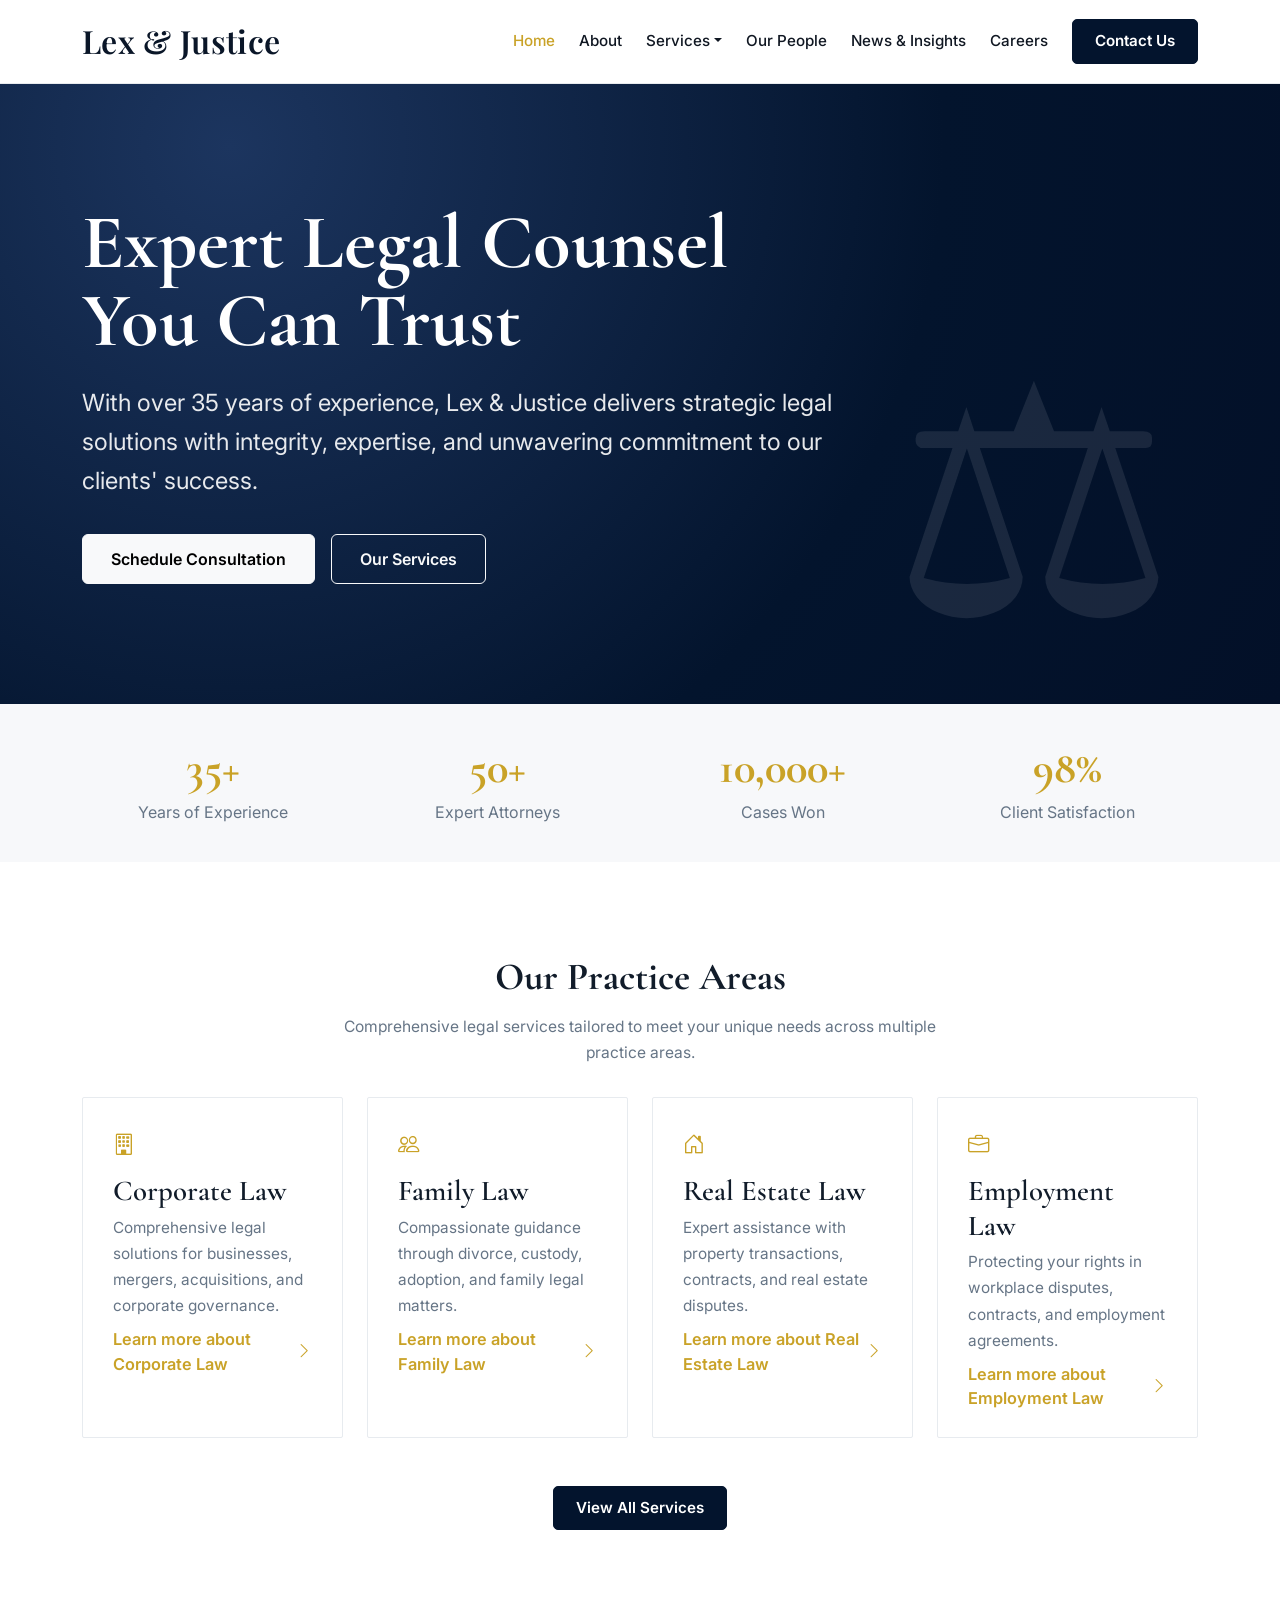
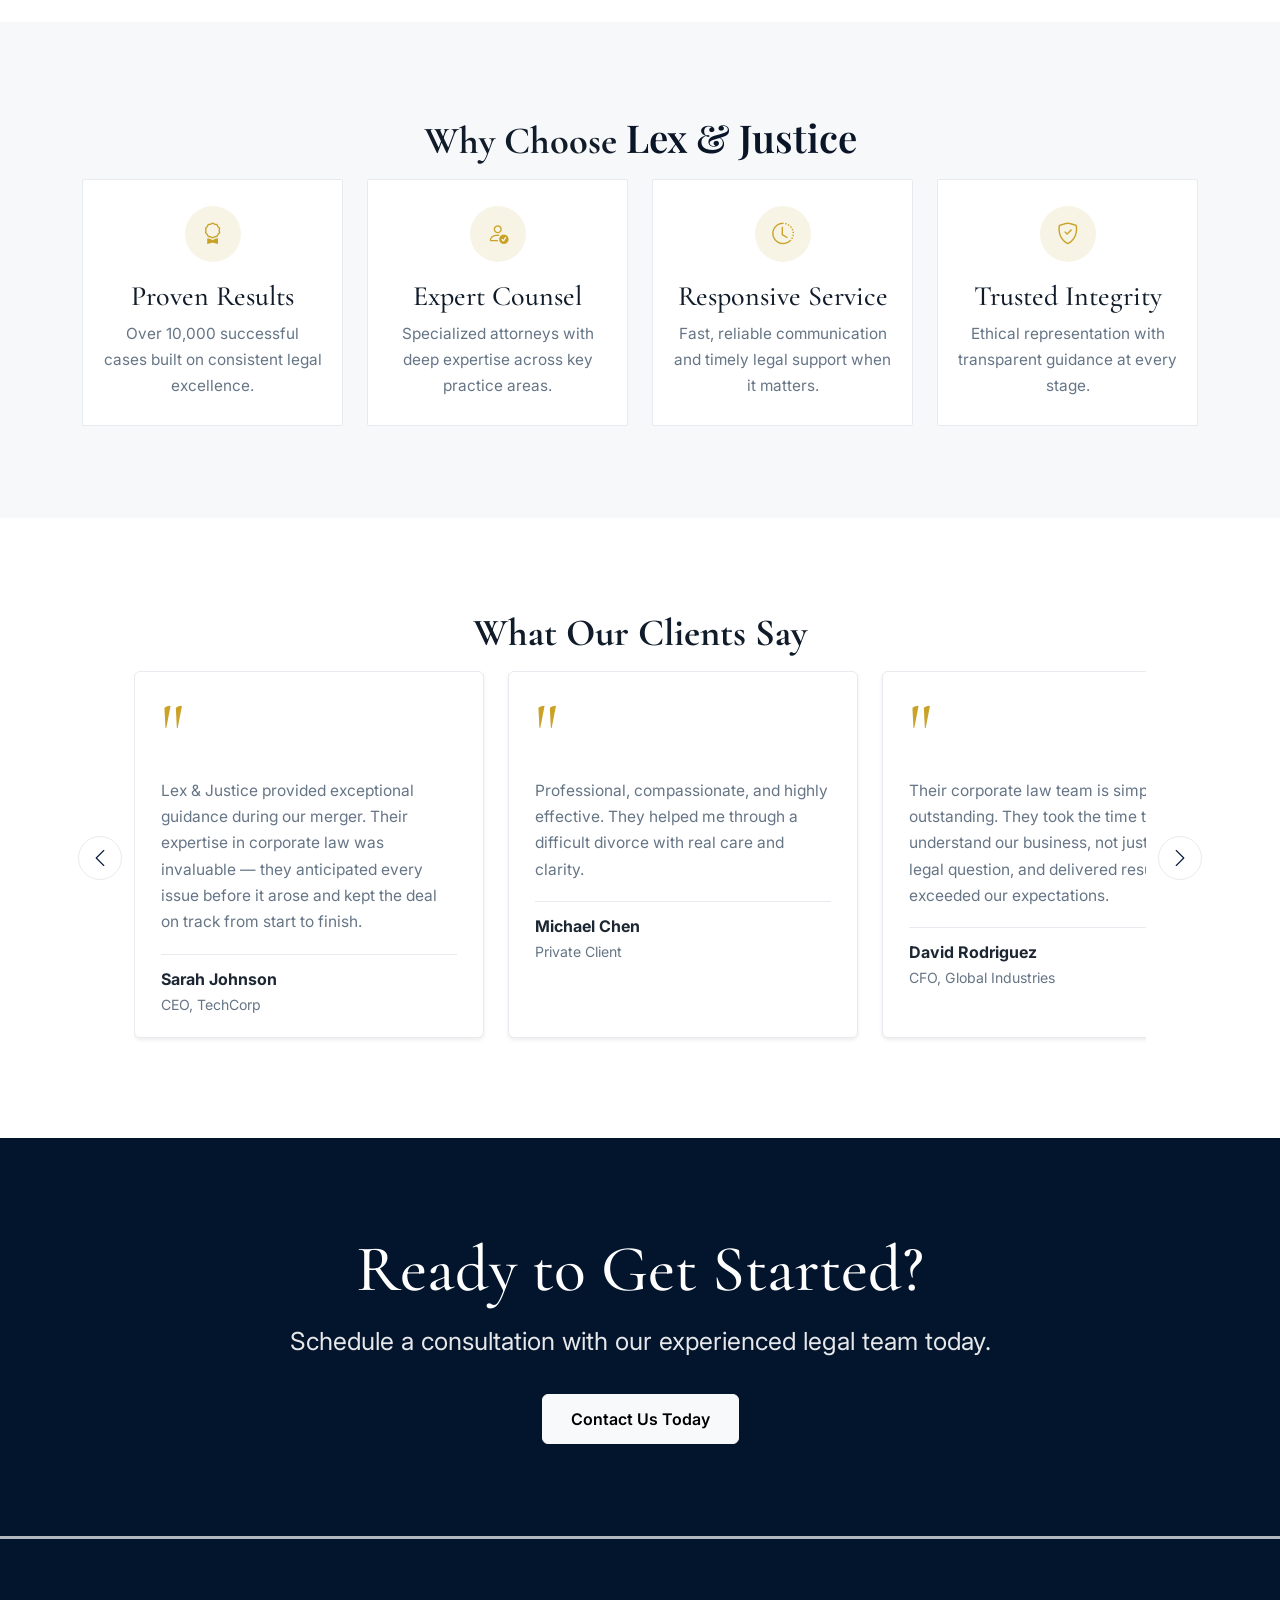
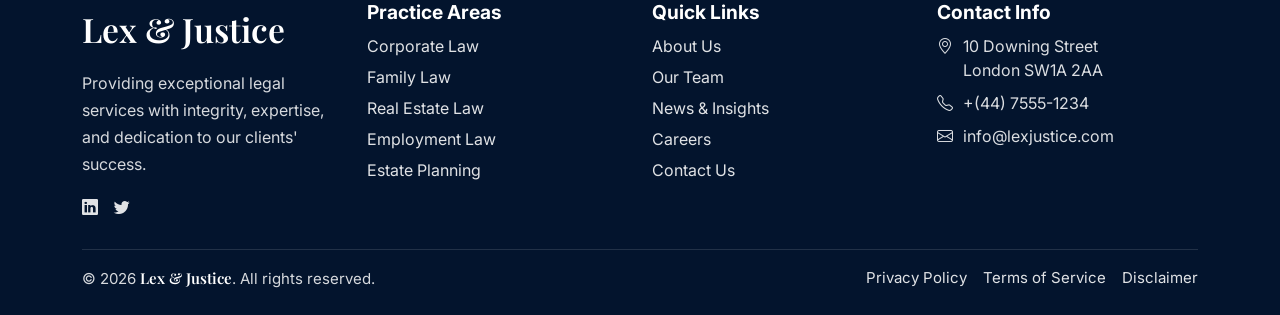
<file: index.html>
<!doctype html>
<html lang="en">
<head>
  <meta charset="utf-8">
  <meta name="viewport" content="width=device-width, initial-scale=1">
  <title>Lex &amp; Justice | Home</title>
  <meta name="description" content="Lex &amp; Justice is a London-based law firm offering expert legal services in corporate, family, real estate, employment, and estate planning law.">
  <link rel="preconnect" href="https://fonts.googleapis.com">
  <link rel="preconnect" href="https://fonts.gstatic.com" crossorigin>
  <link href="https://fonts.googleapis.com/css2?family=Cormorant+Garamond:wght@500;600;700&family=Inter:wght@400;500;600;700&family=Playfair+Display:wght@600&display=swap" rel="stylesheet">
  <link href="https://cdn.jsdelivr.net/npm/bootstrap@5.3.3/dist/css/bootstrap.min.css" rel="stylesheet" integrity="sha384-QWTKZyjpPEjISv5WaRU9OFeRpok6YctnYmDr5pNlyT2bRjXh0JMhjY6hW+ALEwIH" crossorigin="anonymous">
  <link rel="stylesheet" href="https://cdn.jsdelivr.net/npm/bootstrap-icons@1.11.3/font/bootstrap-icons.min.css" media="print" onload="this.media='all'">
  <noscript><link rel="stylesheet" href="https://cdn.jsdelivr.net/npm/bootstrap-icons@1.11.3/font/bootstrap-icons.min.css"></noscript>
  <link rel="stylesheet" href="css/style.css">
</head>
<body>
  <!-- Sticky navbar: stays pinned to the top while scrolling and collapses into a hamburger menu on smaller screens. The Services item opens a dropdown linking into each practice area. This whole navbar is repeated on every page; only the "active" class moves to mark the current page. -->
  <header>
    <nav class="navbar navbar-expand-lg navbar-light bg-white main-navbar sticky-top border-bottom">
      <div class="container">
        <a class="navbar-brand brand-mark brand-font" href="index.html">Lex &amp; Justice</a>
        <button class="navbar-toggler" type="button" data-bs-toggle="collapse" data-bs-target="#mainNavbar" aria-controls="mainNavbar" aria-expanded="false" aria-label="Toggle navigation">
          <span class="navbar-toggler-icon"></span>
        </button>
        <div class="collapse navbar-collapse" id="mainNavbar">
          <ul class="navbar-nav ms-auto align-items-lg-center gap-lg-2">
            <li class="nav-item"><a class="nav-link active" href="index.html">Home</a></li>
            <li class="nav-item"><a class="nav-link" href="about.html">About</a></li>
            <li class="nav-item dropdown">
              <a class="nav-link dropdown-toggle" href="services.html" role="button" data-bs-toggle="dropdown" aria-expanded="false">Services</a>
              <ul class="dropdown-menu">
                <li><a class="dropdown-item" href="practice-area-detail.html">Corporate Law</a></li>
                <li><a class="dropdown-item" href="practice-area-detail.html">Family Law</a></li>
                <li><a class="dropdown-item" href="practice-area-detail.html">Real Estate Law</a></li>
                <li><a class="dropdown-item" href="practice-area-detail.html">Employment Law</a></li>
                <li><a class="dropdown-item" href="practice-area-detail.html">Estate Planning</a></li>
                <li><a class="dropdown-item" href="practice-area-detail.html">Tax Law</a></li>
                <li><hr class="dropdown-divider"></li>
                <li><a class="dropdown-item" href="services.html">All Services</a></li>
              </ul>
            </li>
            <li class="nav-item"><a class="nav-link" href="team.html">Our People</a></li>
            <li class="nav-item"><a class="nav-link" href="news.html">News &amp; Insights</a></li>
            <li class="nav-item"><a class="nav-link" href="careers.html">Careers</a></li>
          </ul>
          <a href="contact.html" class="btn btn-primary btn-nav mt-3 mt-lg-0 ms-lg-3">Contact Us</a>
        </div>
      </div>
    </nav>
  </header>

  <main>
    <!-- Hero: full-width dark navy gradient with the firm's main pitch and two CTAs (consultation + services). The two-line headline is split into spans so the bottom line can stay on a single line at desktop widths. -->
    <section class="hero-section">
      <div class="container">
        <div class="hero-content">
          <h1>
            <span class="hero-line">Expert Legal Counsel</span>
            <span class="hero-line">You Can Trust</span>
          </h1>
          <p>With over 35 years of experience, Lex &amp; Justice delivers strategic legal solutions with integrity, expertise, and unwavering commitment to our clients' success.</p>
          <div class="d-flex flex-wrap gap-3">
            <a href="contact.html" class="btn btn-light btn-hero">Schedule Consultation</a>
            <a href="services.html" class="btn btn-outline-light btn-hero">Our Services</a>
          </div>
        </div>
      </div>
    </section>

    <!-- Stats strip: four key firm numbers shown right under the hero. Sits on a soft grey band and folds from 4 columns to 2 columns on mobile. -->
    <section class="stats-section" aria-labelledby="firmStatsHeading">
      <div class="container">
        <h2 id="firmStatsHeading" class="visually-hidden">Firm Statistics</h2>
        <div class="row g-4 text-center">
          <div class="col-6 col-md-3">
            <h3>35+</h3>
            <p>Years of Experience</p>
          </div>
          <div class="col-6 col-md-3">
            <h3>50+</h3>
            <p>Expert Attorneys</p>
          </div>
          <div class="col-6 col-md-3">
            <h3>10,000+</h3>
            <p>Cases Won</p>
          </div>
          <div class="col-6 col-md-3">
            <h3>98%</h3>
            <p>Client Satisfaction</p>
          </div>
        </div>
      </div>
    </section>

    <!-- Practice area cards: highlights four core services on the home page. The same card pattern is reused (in a 6-card grid) on the services page. -->
    <section class="section-space practice-section">
      <div class="container">
        <div class="section-heading text-center">
          <h2>Our Practice Areas</h2>
          <p>Comprehensive legal services tailored to meet your unique needs across multiple practice areas.</p>
        </div>
        <div class="row g-4">
          <div class="col-md-6 col-lg-3">
            <article class="card practice-card h-100">
              <div class="card-body">
                <span class="card-icon"><i class="bi bi-building" aria-hidden="true"></i></span>
                <h3>Corporate Law</h3>
                <p>Comprehensive legal solutions for businesses, mergers, acquisitions, and corporate governance.</p>
                <a href="practice-area-detail.html" class="text-link">Learn more about Corporate Law <i class="bi bi-chevron-right" aria-hidden="true"></i></a>
              </div>
            </article>
          </div>
          <div class="col-md-6 col-lg-3">
            <article class="card practice-card h-100">
              <div class="card-body">
                <span class="card-icon"><i class="bi bi-people" aria-hidden="true"></i></span>
                <h3>Family Law</h3>
                <p>Compassionate guidance through divorce, custody, adoption, and family legal matters.</p>
                <a href="practice-area-detail.html" class="text-link">Learn more about Family Law <i class="bi bi-chevron-right" aria-hidden="true"></i></a>
              </div>
            </article>
          </div>
          <div class="col-md-6 col-lg-3">
            <article class="card practice-card h-100">
              <div class="card-body">
                <span class="card-icon"><i class="bi bi-house-door" aria-hidden="true"></i></span>
                <h3>Real Estate Law</h3>
                <p>Expert assistance with property transactions, contracts, and real estate disputes.</p>
                <a href="practice-area-detail.html" class="text-link">Learn more about Real Estate Law <i class="bi bi-chevron-right" aria-hidden="true"></i></a>
              </div>
            </article>
          </div>
          <div class="col-md-6 col-lg-3">
            <article class="card practice-card h-100">
              <div class="card-body">
                <span class="card-icon"><i class="bi bi-briefcase" aria-hidden="true"></i></span>
                <h3>Employment Law</h3>
                <p>Protecting your rights in workplace disputes, contracts, and employment agreements.</p>
                <a href="practice-area-detail.html" class="text-link">Learn more about Employment Law <i class="bi bi-chevron-right" aria-hidden="true"></i></a>
              </div>
            </article>
          </div>
        </div>
        <div class="text-center mt-5">
          <a href="services.html" class="btn btn-primary btn-nav">View All Services</a>
        </div>
      </div>
    </section>

    <!-- Why choose us: four feature cards (icon + title + blurb) on the muted grey band, used to break up the white practice-cards section above. -->
    <section class="section-space section-muted why-section">
      <div class="container">
        <div class="section-heading text-center">
          <h2>Why Choose <span class="brand-font">Lex &amp; Justice</span></h2>
        </div>
        <div class="row g-4 justify-content-center">
          <div class="col-md-6 col-lg-3">
            <article class="card feature-card h-100 text-center">
              <div class="card-body">
                <div class="feature-icon"><i class="bi bi-award" aria-hidden="true"></i></div>
                <h3>Proven Results</h3>
                <p>Over 10,000 successful cases built on consistent legal excellence.</p>
              </div>
            </article>
          </div>
          <div class="col-md-6 col-lg-3">
            <article class="card feature-card h-100 text-center">
              <div class="card-body">
                <div class="feature-icon"><i class="bi bi-person-check" aria-hidden="true"></i></div>
                <h3>Expert Counsel</h3>
                <p>Specialized attorneys with deep expertise across key practice areas.</p>
              </div>
            </article>
          </div>
          <div class="col-md-6 col-lg-3">
            <article class="card feature-card h-100 text-center">
              <div class="card-body">
                <div class="feature-icon"><i class="bi bi-clock-history" aria-hidden="true"></i></div>
                <h3>Responsive Service</h3>
                <p>Fast, reliable communication and timely legal support when it matters.</p>
              </div>
            </article>
          </div>
          <div class="col-md-6 col-lg-3">
            <article class="card feature-card h-100 text-center">
              <div class="card-body">
                <div class="feature-icon"><i class="bi bi-shield-check" aria-hidden="true"></i></div>
                <h3>Trusted Integrity</h3>
                <p>Ethical representation with transparent guidance at every stage.</p>
              </div>
            </article>
          </div>
        </div>
      </div>
    </section>

    <!-- Testimonials: horizontal scroll strip of Bootstrap cards; arrow buttons + wheel
         scroll the track; touch panning uses native overflow-x scrolling. -->
    <section class="section-space testimonials-section">
      <div class="container">
        <div class="section-heading text-center">
          <h2>What Our Clients Say</h2>
        </div>

        <div class="row g-3 g-md-2 align-items-center">
          <div class="col-auto d-none d-md-block ps-0">
            <button type="button" class="btn btn-outline-secondary rounded-circle testimonials-scroll-btn testimonials-scroll-prev p-2" aria-label="Scroll testimonials left">
              <i class="bi bi-chevron-left fs-5" aria-hidden="true"></i>
            </button>
          </div>
          <div class="col px-0 px-md-2" style="min-width: 0;">
            <div id="testimonialsScrollTrack" class="testimonials-scroll-track overflow-x-auto overflow-y-hidden" tabindex="0" role="region" aria-label="Client testimonials, scroll horizontally">
              <div class="d-flex flex-nowrap gap-3 gap-md-4 pb-2">
                <article class="card testimonial-scroll-card shadow-sm border flex-shrink-0" style="min-width: 300px; max-width: 350px;">
                  <div class="card-body">
                    <span class="testimonial-quote" aria-hidden="true">"</span>
                    <p>Lex &amp; Justice provided exceptional guidance during our merger. Their expertise in corporate law was invaluable — they anticipated every issue before it arose and kept the deal on track from start to finish.</p>
                    <div class="testimonial-author-block">
                      <strong>Sarah Johnson</strong>
                      <span>CEO, TechCorp</span>
                    </div>
                  </div>
                </article>
                <article class="card testimonial-scroll-card shadow-sm border flex-shrink-0" style="min-width: 300px; max-width: 350px;">
                  <div class="card-body">
                    <span class="testimonial-quote" aria-hidden="true">"</span>
                    <p>Professional, compassionate, and highly effective. They helped me through a difficult divorce with real care and clarity.</p>
                    <div class="testimonial-author-block">
                      <strong>Michael Chen</strong>
                      <span>Private Client</span>
                    </div>
                  </div>
                </article>
                <article class="card testimonial-scroll-card shadow-sm border flex-shrink-0" style="min-width: 300px; max-width: 350px;">
                  <div class="card-body">
                    <span class="testimonial-quote" aria-hidden="true">"</span>
                    <p>Their corporate law team is simply outstanding. They took the time to understand our business, not just the legal question, and delivered results that exceeded our expectations.</p>
                    <div class="testimonial-author-block">
                      <strong>David Rodriguez</strong>
                      <span>CFO, Global Industries</span>
                    </div>
                  </div>
                </article>
                <article class="card testimonial-scroll-card shadow-sm border flex-shrink-0" style="min-width: 300px; max-width: 350px;">
                  <div class="card-body">
                    <span class="testimonial-quote" aria-hidden="true">"</span>
                    <p>From the very first consultation, the team made me feel heard. Highly recommend to anyone facing a family law matter.</p>
                    <div class="testimonial-author-block">
                      <strong>Priya Patel</strong>
                      <span>Family Law Client</span>
                    </div>
                  </div>
                </article>
                <article class="card testimonial-scroll-card shadow-sm border flex-shrink-0" style="min-width: 300px; max-width: 350px;">
                  <div class="card-body">
                    <span class="testimonial-quote" aria-hidden="true">"</span>
                    <p>Lex &amp; Justice handled our real estate transaction with speed and precision. Every detail was covered and we completed on time without a single issue.</p>
                    <div class="testimonial-author-block">
                      <strong>James Okafor</strong>
                      <span>Property Developer</span>
                    </div>
                  </div>
                </article>
              </div>
            </div>
          </div>
          <div class="col-auto d-none d-md-block pe-0">
            <button type="button" class="btn btn-outline-secondary rounded-circle testimonials-scroll-btn testimonials-scroll-next p-2" aria-label="Scroll testimonials right">
              <i class="bi bi-chevron-right fs-5" aria-hidden="true"></i>
            </button>
          </div>
        </div>
      </div>
    </section>

    <!-- Closing CTA: dark navy band that mirrors the hero, drives users to the contact page as the last thing they see before the footer. -->
    <section class="section-space cta-section">
      <div class="container text-center">
        <h2>Ready to Get Started?</h2>
        <p>Schedule a consultation with our experienced legal team today.</p>
        <a href="contact.html" class="btn btn-light btn-hero">Contact Us Today</a>
      </div>
    </section>
  </main>

  <!-- Footer: 4-column layout — brand & socials, practice areas, quick links, and contact info — followed by a thin bar with the copyright and legal links. Same footer is used on every page. -->
  <footer class="footer-section">
    <div class="container">
      <div class="row g-4 gy-lg-0">
        <div class="col-md-6 col-lg-3">
          <p class="brand-font footer-brand-name">Lex &amp; Justice</p>
          <p>Providing exceptional legal services with integrity, expertise, and dedication to our clients' success.</p>
          <div class="d-flex gap-3 social-links">
            <a href="https://www.linkedin.com/in/behramaras/" aria-label="LinkedIn"><i class="bi bi-linkedin" aria-hidden="true"></i></a>
            <a href="under-construction.html" aria-label="Twitter"><i class="bi bi-twitter" aria-hidden="true"></i></a>
          </div>
        </div>
        <div class="col-md-6 col-lg-3">
          <h2 class="footer-col-title">Practice Areas</h2>
          <ul class="list-unstyled footer-links">
            <li><a href="practice-area-detail.html">Corporate Law</a></li>
            <li><a href="practice-area-detail.html">Family Law</a></li>
            <li><a href="practice-area-detail.html">Real Estate Law</a></li>
            <li><a href="practice-area-detail.html">Employment Law</a></li>
            <li><a href="practice-area-detail.html">Estate Planning</a></li>
          </ul>
        </div>
        <div class="col-md-6 col-lg-3">
          <h2 class="footer-col-title">Quick Links</h2>
          <ul class="list-unstyled footer-links">
            <li><a href="about.html">About Us</a></li>
            <li><a href="team.html">Our Team</a></li>
            <li><a href="news.html">News &amp; Insights</a></li>
            <li><a href="careers.html">Careers</a></li>
            <li><a href="contact.html">Contact Us</a></li>
          </ul>
        </div>
        <div class="col-md-6 col-lg-3">
          <h2 class="footer-col-title">Contact Info</h2>
          <ul class="list-unstyled footer-contact">
            <li><i class="bi bi-geo-alt" aria-hidden="true"></i><span>10 Downing Street<br>London SW1A 2AA</span></li>
            <li><i class="bi bi-telephone" aria-hidden="true"></i><span>+(44) 7555-1234</span></li>
            <li><i class="bi bi-envelope" aria-hidden="true"></i><span>info@lexjustice.com</span></li>
          </ul>
        </div>
      </div>
      <div class="footer-bottom d-flex flex-column flex-md-row justify-content-between align-items-start align-items-md-center gap-2">
        <p class="mb-0">&copy; 2026 <span class="brand-font">Lex &amp; Justice</span>. All rights reserved.</p>
        <div class="d-flex gap-3">
          <a href="under-construction.html">Privacy Policy</a>
          <a href="under-construction.html">Terms of Service</a>
          <a href="under-construction.html">Disclaimer</a>
        </div>
      </div>
    </div>
  </footer>

  <!-- Bootstrap bundle drives the navbar collapse, dropdowns and any modals. UserWay adds an accessibility menu — pinned to the bottom-right via CSS so it doesn't clash with the sticky navbar. -->
  <script src="https://cdn.jsdelivr.net/npm/bootstrap@5.3.3/dist/js/bootstrap.bundle.min.js" integrity="sha384-YvpcrYf0tY3lHB60NNkmXc5s9fDVZLESaAA55NDzOxhy9GkcIdslK1eN7N6jIeHz" crossorigin="anonymous" defer></script>
  <script>
    document.addEventListener('DOMContentLoaded', function () {
      var track = document.getElementById('testimonialsScrollTrack');
      if (!track) return;
      var step = 320;
      var prev = document.querySelector('.testimonials-scroll-prev');
      var next = document.querySelector('.testimonials-scroll-next');
      if (prev) {
        prev.addEventListener('click', function () {
          track.scrollBy({ left: -step, behavior: 'smooth' });
        });
      }
      if (next) {
        next.addEventListener('click', function () {
          track.scrollBy({ left: step, behavior: 'smooth' });
        });
      }
      track.addEventListener('wheel', function (e) {
        if (Math.abs(e.deltaY) <= Math.abs(e.deltaX)) return;
        var max = track.scrollWidth - track.clientWidth;
        if (max <= 0) return;
        var atStart = track.scrollLeft <= 0;
        var atEnd = track.scrollLeft >= max - 1;
        if ((e.deltaY < 0 && atStart) || (e.deltaY > 0 && atEnd)) return;
        e.preventDefault();
        track.scrollLeft += e.deltaY;
      }, { passive: false });
    });
  </script>
  <script src="https://cdn.userway.org/widget.js" data-account="FREE"></script>
</body>
</html>
</file>
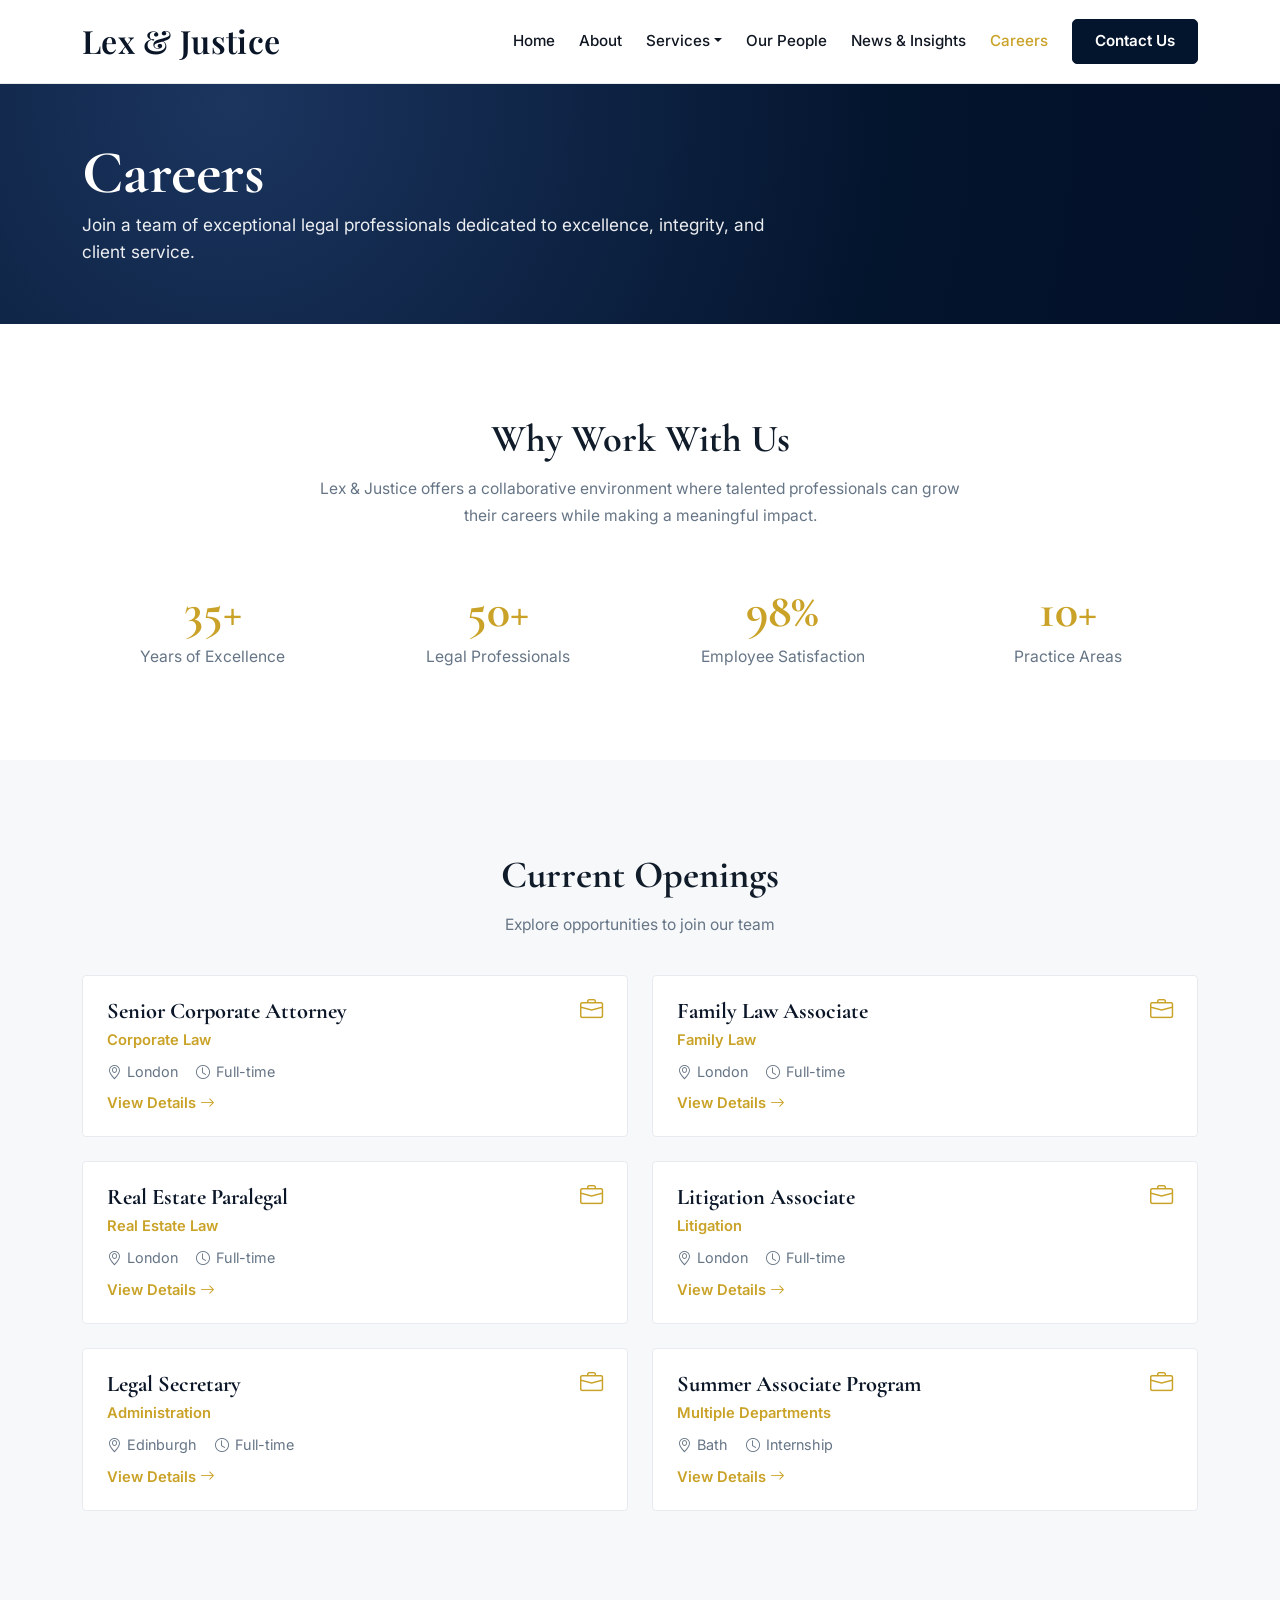
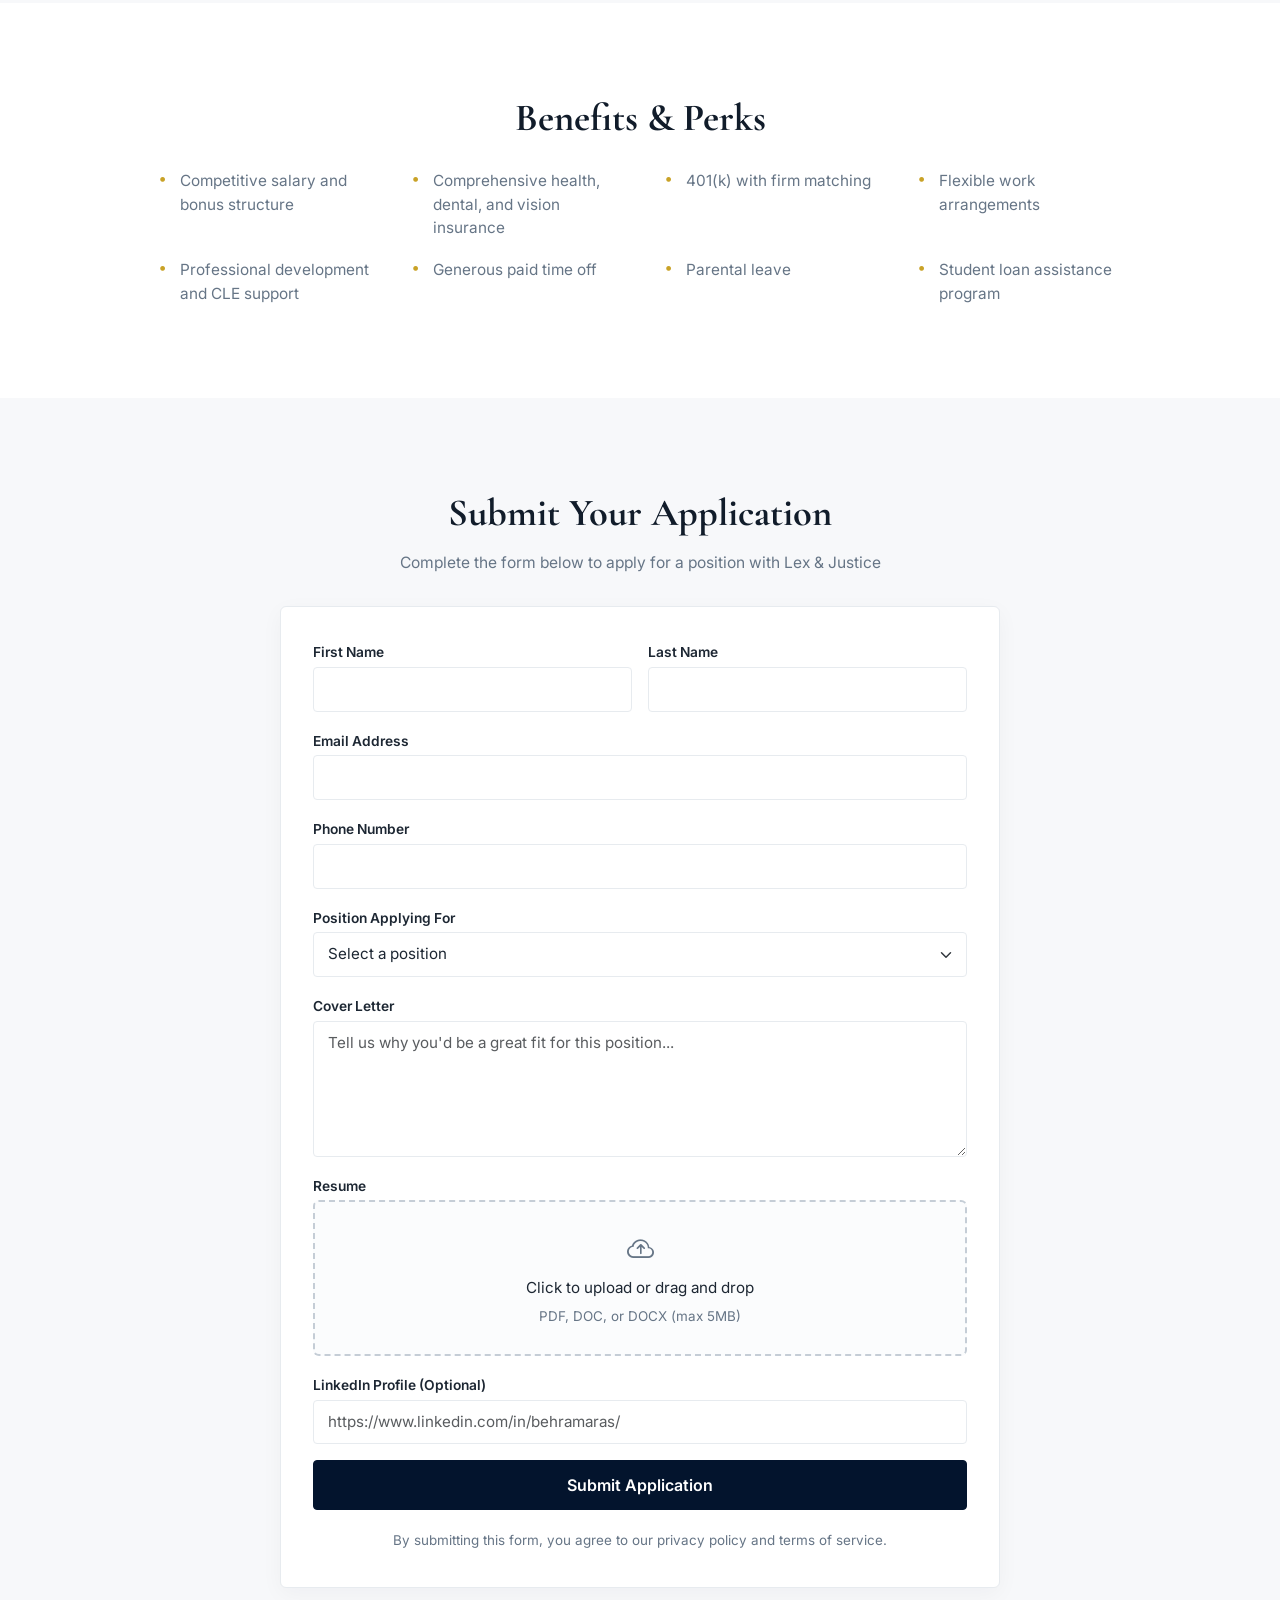
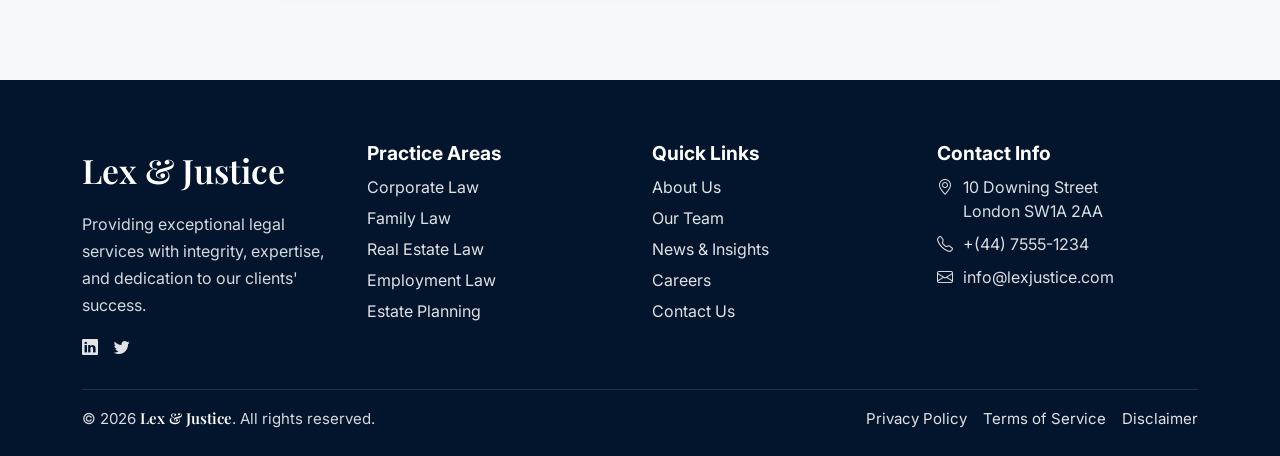
<file: careers.html>
<!doctype html>
<html lang="en">
<head>
  <meta charset="utf-8">
  <meta name="viewport" content="width=device-width, initial-scale=1">
  <title>Lex &amp; Justice | Careers</title>
  <meta name="description" content="Join the team at Lex &amp; Justice. Explore current job openings, benefits, and apply to work at our London law firm.">
  <link rel="preconnect" href="https://fonts.googleapis.com">
  <link rel="preconnect" href="https://fonts.gstatic.com" crossorigin>
  <link href="https://fonts.googleapis.com/css2?family=Cormorant+Garamond:wght@500;600;700&family=Inter:wght@400;500;600;700&family=Playfair+Display:wght@600&display=swap" rel="stylesheet">
  <link href="https://cdn.jsdelivr.net/npm/bootstrap@5.3.3/dist/css/bootstrap.min.css" rel="stylesheet" integrity="sha384-QWTKZyjpPEjISv5WaRU9OFeRpok6YctnYmDr5pNlyT2bRjXh0JMhjY6hW+ALEwIH" crossorigin="anonymous">
  <link rel="stylesheet" href="https://cdn.jsdelivr.net/npm/bootstrap-icons@1.11.3/font/bootstrap-icons.min.css" media="print" onload="this.media='all'">
  <noscript><link rel="stylesheet" href="https://cdn.jsdelivr.net/npm/bootstrap-icons@1.11.3/font/bootstrap-icons.min.css"></noscript>
  <link rel="stylesheet" href="css/style.css">
</head>
<body>
  <!-- Sticky navbar: stays pinned to the top while scrolling and collapses into a hamburger menu on smaller screens. The Services item opens a dropdown linking into each practice area. This whole navbar is repeated on every page; only the "active" class moves to mark the current page. -->
  <header>
    <nav class="navbar navbar-expand-lg navbar-light bg-white main-navbar sticky-top border-bottom">
      <div class="container">
        <a class="navbar-brand brand-mark brand-font" href="index.html">Lex &amp; Justice</a>
        <button class="navbar-toggler" type="button" data-bs-toggle="collapse" data-bs-target="#mainNavbar" aria-controls="mainNavbar" aria-expanded="false" aria-label="Toggle navigation">
          <span class="navbar-toggler-icon"></span>
        </button>
        <div class="collapse navbar-collapse" id="mainNavbar">
          <ul class="navbar-nav ms-auto align-items-lg-center gap-lg-2">
            <li class="nav-item"><a class="nav-link" href="index.html">Home</a></li>
            <li class="nav-item"><a class="nav-link" href="about.html">About</a></li>
            <li class="nav-item dropdown">
              <a class="nav-link dropdown-toggle" href="services.html" role="button" data-bs-toggle="dropdown" aria-expanded="false">Services</a>
              <ul class="dropdown-menu">
                <li><a class="dropdown-item" href="practice-area-detail.html">Corporate Law</a></li>
                <li><a class="dropdown-item" href="practice-area-detail.html">Family Law</a></li>
                <li><a class="dropdown-item" href="practice-area-detail.html">Real Estate Law</a></li>
                <li><a class="dropdown-item" href="practice-area-detail.html">Employment Law</a></li>
                <li><a class="dropdown-item" href="practice-area-detail.html">Estate Planning</a></li>
                <li><a class="dropdown-item" href="practice-area-detail.html">Tax Law</a></li>
                <li><hr class="dropdown-divider"></li>
                <li><a class="dropdown-item" href="services.html">All Services</a></li>
              </ul>
            </li>
            <li class="nav-item"><a class="nav-link" href="team.html">Our People</a></li>
            <li class="nav-item"><a class="nav-link" href="news.html">News &amp; Insights</a></li>
            <li class="nav-item"><a class="nav-link active" href="careers.html">Careers</a></li>
          </ul>
          <a href="contact.html" class="btn btn-primary btn-nav mt-3 mt-lg-0 ms-lg-3">Contact Us</a>
        </div>
      </div>
    </nav>
  </header>

  <main>
    <!-- Page hero: shared .services-hero block, with .careers-hero giving it a slightly taller minimum height (matches the team and news heroes). -->
    <section class="services-hero careers-hero">
      <div class="container">
        <div class="hero-content services-hero-content">
          <h1>Careers</h1>
          <p>Join a team of exceptional legal professionals dedicated to excellence, integrity, and client service.</p>
        </div>
      </div>
    </section>

    <!-- Why work with us: short pitch + four headline numbers (years, people, satisfaction, practice areas). The numbers re-use the home-page stats look (gold serif figures over grey labels). -->
    <section class="section-space why-work-section">
      <div class="container">
        <div class="section-heading text-center">
          <h2>Why Work With Us</h2>
          <p>Lex &amp; Justice offers a collaborative environment where talented professionals can grow their careers while making a meaningful impact.</p>
        </div>
        <div class="row text-center why-work-stats g-4">
          <div class="col-6 col-lg-3">
            <h3>35+</h3>
            <p>Years of Excellence</p>
          </div>
          <div class="col-6 col-lg-3">
            <h3>50+</h3>
            <p>Legal Professionals</p>
          </div>
          <div class="col-6 col-lg-3">
            <h3>98%</h3>
            <p>Employee Satisfaction</p>
          </div>
          <div class="col-6 col-lg-3">
            <h3>10+</h3>
            <p>Practice Areas</p>
          </div>
        </div>
      </div>
    </section>

    <!-- Current openings: 2-column card grid on desktop, single column on mobile. Each card shows role, area, location, type and a "View Details" link to the (still-stub) job page. -->
    <section class="section-space section-muted current-openings-section">
      <div class="container">
        <div class="section-heading text-center">
          <h2>Current Openings</h2>
          <p>Explore opportunities to join our team</p>
        </div>
        <div class="row g-4 openings-grid">
          <div class="col-12 col-lg-6">
            <article class="opening-card">
              <div class="opening-card-head">
                <div>
                  <h3 class="opening-title">Senior Corporate Attorney</h3>
                  <p class="opening-area">Corporate Law</p>
                </div>
                <i class="bi bi-briefcase opening-icon" aria-hidden="true"></i>
              </div>
              <ul class="list-unstyled opening-meta">
                <li><i class="bi bi-geo-alt" aria-hidden="true"></i> London</li>
                <li><i class="bi bi-clock" aria-hidden="true"></i> Full-time</li>
              </ul>
              <a href="under-construction.html" class="opening-link">View Details <i class="bi bi-arrow-right" aria-hidden="true"></i></a>
            </article>
          </div>

          <div class="col-12 col-lg-6">
            <article class="opening-card">
              <div class="opening-card-head">
                <div>
                  <h3 class="opening-title">Family Law Associate</h3>
                  <p class="opening-area">Family Law</p>
                </div>
                <i class="bi bi-briefcase opening-icon" aria-hidden="true"></i>
              </div>
              <ul class="list-unstyled opening-meta">
                <li><i class="bi bi-geo-alt" aria-hidden="true"></i>London</li>
                <li><i class="bi bi-clock" aria-hidden="true"></i> Full-time</li>
              </ul>
              <a href="under-construction.html" class="opening-link">View Details <i class="bi bi-arrow-right" aria-hidden="true"></i></a>
            </article>
          </div>

          <div class="col-12 col-lg-6">
            <article class="opening-card">
              <div class="opening-card-head">
                <div>
                  <h3 class="opening-title">Real Estate Paralegal</h3>
                  <p class="opening-area">Real Estate Law</p>
                </div>
                <i class="bi bi-briefcase opening-icon" aria-hidden="true"></i>
              </div>
              <ul class="list-unstyled opening-meta">
                <li><i class="bi bi-geo-alt" aria-hidden="true"></i>London</li>
                <li><i class="bi bi-clock" aria-hidden="true"></i> Full-time</li>
              </ul>
              <a href="under-construction.html" class="opening-link">View Details <i class="bi bi-arrow-right" aria-hidden="true"></i></a>
            </article>
          </div>

          <div class="col-12 col-lg-6">
            <article class="opening-card">
              <div class="opening-card-head">
                <div>
                  <h3 class="opening-title">Litigation Associate</h3>
                  <p class="opening-area">Litigation</p>
                </div>
                <i class="bi bi-briefcase opening-icon" aria-hidden="true"></i>
              </div>
              <ul class="list-unstyled opening-meta">
                <li><i class="bi bi-geo-alt" aria-hidden="true"></i> London</li>
                <li><i class="bi bi-clock" aria-hidden="true"></i> Full-time</li>
              </ul>
              <a href="under-construction.html" class="opening-link">View Details <i class="bi bi-arrow-right" aria-hidden="true"></i></a>
            </article>
          </div>

          <div class="col-12 col-lg-6">
            <article class="opening-card">
              <div class="opening-card-head">
                <div>
                  <h3 class="opening-title">Legal Secretary</h3>
                  <p class="opening-area">Administration</p>
                </div>
                <i class="bi bi-briefcase opening-icon" aria-hidden="true"></i>
              </div>
              <ul class="list-unstyled opening-meta">
                <li><i class="bi bi-geo-alt" aria-hidden="true"></i> Edinburgh</li>
                <li><i class="bi bi-clock" aria-hidden="true"></i> Full-time</li>
              </ul>
              <a href="under-construction.html" class="opening-link">View Details <i class="bi bi-arrow-right" aria-hidden="true"></i></a>
            </article>
          </div>

          <div class="col-12 col-lg-6">
            <article class="opening-card">
              <div class="opening-card-head">
                <div>
                  <h3 class="opening-title">Summer Associate Program</h3>
                  <p class="opening-area">Multiple Departments</p>
                </div>
                <i class="bi bi-briefcase opening-icon" aria-hidden="true"></i>
              </div>
              <ul class="list-unstyled opening-meta">
                <li><i class="bi bi-geo-alt" aria-hidden="true"></i> Bath</li>
                <li><i class="bi bi-clock" aria-hidden="true"></i> Internship</li>
              </ul>
              <a href="under-construction.html" class="opening-link">View Details <i class="bi bi-arrow-right" aria-hidden="true"></i></a>
            </article>
          </div>
        </div>
      </div>
    </section>

    <!-- Benefits & perks: simple list with gold bullets. Uses a 4 / 2 / 1 column CSS grid so it adapts cleanly from desktop down to mobile. -->
    <section class="section-space benefits-section">
      <div class="container">
        <div class="section-heading text-center">
          <h2>Benefits &amp; Perks</h2>
        </div>
        <ul class="list-unstyled benefits-grid">
          <li class="benefit-item"><i class="bi bi-dot benefit-bullet" aria-hidden="true"></i><span>Competitive salary and bonus structure</span></li>
          <li class="benefit-item"><i class="bi bi-dot benefit-bullet" aria-hidden="true"></i><span>Comprehensive health, dental, and vision insurance</span></li>
          <li class="benefit-item"><i class="bi bi-dot benefit-bullet" aria-hidden="true"></i><span>401(k) with firm matching</span></li>
          <li class="benefit-item"><i class="bi bi-dot benefit-bullet" aria-hidden="true"></i><span>Flexible work arrangements</span></li>
          <li class="benefit-item"><i class="bi bi-dot benefit-bullet" aria-hidden="true"></i><span>Professional development and CLE support</span></li>
          <li class="benefit-item"><i class="bi bi-dot benefit-bullet" aria-hidden="true"></i><span>Generous paid time off</span></li>
          <li class="benefit-item"><i class="bi bi-dot benefit-bullet" aria-hidden="true"></i><span>Parental leave</span></li>
          <li class="benefit-item"><i class="bi bi-dot benefit-bullet" aria-hidden="true"></i><span>Student loan assistance program</span></li>
        </ul>
      </div>
    </section>

    <!-- Application form: name/email/phone, position select, cover letter, resume upload (the real file input is visually hidden — the dashed drop area is the visible label) and an optional LinkedIn URL. The submit button is a type="button" that opens the success modal below for now; switch back to type="submit" once the backend is wired up. -->
    <section class="section-space section-muted application-form-section">
      <div class="container">
        <div class="section-heading text-center">
          <h2>Submit Your Application</h2>
          <p>Complete the form below to apply for a position with Lex &amp; Justice</p>
        </div>
        <form class="application-form" action="under-construction.html" method="post" novalidate>
          <div class="row g-3">
            <div class="col-md-6">
              <label for="firstName" class="form-label">First Name</label>
              <input type="text" id="firstName" name="firstName" class="form-control application-input" required>
            </div>
            <div class="col-md-6">
              <label for="lastName" class="form-label">Last Name</label>
              <input type="text" id="lastName" name="lastName" class="form-control application-input" required>
            </div>
            <div class="col-12">
              <label for="email" class="form-label">Email Address</label>
              <input type="email" id="email" name="email" class="form-control application-input" required>
            </div>
            <div class="col-12">
              <label for="phone" class="form-label">Phone Number</label>
              <input type="tel" id="phone" name="phone" class="form-control application-input" required>
            </div>
            <div class="col-12">
              <label for="position" class="form-label">Position Applying For</label>
              <select id="position" name="position" class="form-select application-input" required>
                <option value="">Select a position</option>
                <option value="senior-corporate-attorney">Senior Corporate Attorney</option>
                <option value="family-law-associate">Family Law Associate</option>
                <option value="real-estate-paralegal">Real Estate Paralegal</option>
                <option value="litigation-associate">Litigation Associate</option>
                <option value="legal-secretary">Legal Secretary</option>
                <option value="summer-associate">Summer Associate Program</option>
              </select>
            </div>
            <div class="col-12">
              <label for="coverLetter" class="form-label">Cover Letter</label>
              <textarea id="coverLetter" name="coverLetter" rows="5" class="form-control application-input" placeholder="Tell us why you'd be a great fit for this position..." required></textarea>
            </div>
            <div class="col-12">
              <label class="form-label" for="resumeUpload">Resume</label>
              <label class="resume-upload" for="resumeUpload">
                <i class="bi bi-cloud-arrow-up resume-upload-icon" aria-hidden="true"></i>
                <span class="resume-upload-title">Click to upload or drag and drop</span>
                <span class="resume-upload-hint">PDF, DOC, or DOCX (max 5MB)</span>
                <input type="file" id="resumeUpload" name="resume" accept=".pdf,.doc,.docx" class="resume-upload-input" required>
              </label>
            </div>
            <div class="col-12">
              <label for="linkedin" class="form-label">LinkedIn Profile (Optional)</label>
              <input type="url" id="linkedin" name="linkedin" class="form-control application-input" placeholder="https://www.linkedin.com/in/behramaras/">
            </div>
            <div class="col-12 d-grid">
              <button type="button" class="btn btn-primary btn-nav application-submit" data-bs-toggle="modal" data-bs-target="#applicationSuccessModal">Submit Application</button>
            </div>
            <div class="col-12 text-center">
              <p class="application-disclaimer">By submitting this form, you agree to our privacy policy and terms of service.</p>
            </div>
          </div>
        </form>
      </div>
    </section>

    <!-- Success modal: Bootstrap modal triggered by the form's submit button. Shows a tick icon and a thank-you message. The same .application-modal style is reused for the contact form's success state. -->
    <div class="modal fade application-modal" id="applicationSuccessModal" tabindex="-1" role="dialog" aria-labelledby="applicationSuccessModalLabel" aria-hidden="true">
      <div class="modal-dialog modal-dialog-centered modal-dialog-scrollable">
        <div class="modal-content">
          <div class="modal-header border-0">
            <button type="button" class="btn-close" data-bs-dismiss="modal" aria-label="Close"></button>
          </div>
          <div class="modal-body text-center">
            <div class="application-modal-icon" aria-hidden="true">
              <i class="bi bi-check-circle-fill" aria-hidden="true"></i>
            </div>
            <h2 class="application-modal-title" id="applicationSuccessModalLabel">Thank You for Your Interest</h2>
            <p class="application-modal-message">We are delighted to hear that you&rsquo;d like to be part of our team. Your application has been received and is under review.</p>
          </div>
          <div class="modal-footer border-0 justify-content-center">
            <button type="button" class="btn btn-primary btn-nav application-modal-close" data-bs-dismiss="modal">Close</button>
          </div>
        </div>
      </div>
    </div>
  </main>

  <!-- Footer: 4-column layout — brand & socials, practice areas, quick links, and contact info — followed by a thin bar with the copyright and legal links. Same footer is used on every page. -->
  <footer class="footer-section">
    <div class="container">
      <div class="row g-4 gy-lg-0">
        <div class="col-md-6 col-lg-3">
          <p class="brand-font footer-brand-name">Lex &amp; Justice</p>
          <p>Providing exceptional legal services with integrity, expertise, and dedication to our clients' success.</p>
          <div class="d-flex gap-3 social-links">
            <a href="https://www.linkedin.com/in/behramaras/" aria-label="LinkedIn"><i class="bi bi-linkedin" aria-hidden="true"></i></a>
            <a href="under-construction.html" aria-label="Twitter"><i class="bi bi-twitter" aria-hidden="true"></i></a>
          </div>
        </div>
        <div class="col-md-6 col-lg-3">
          <h2 class="footer-col-title">Practice Areas</h2>
          <ul class="list-unstyled footer-links">
            <li><a href="practice-area-detail.html">Corporate Law</a></li>
            <li><a href="practice-area-detail.html">Family Law</a></li>
            <li><a href="practice-area-detail.html">Real Estate Law</a></li>
            <li><a href="practice-area-detail.html">Employment Law</a></li>
            <li><a href="practice-area-detail.html">Estate Planning</a></li>
          </ul>
        </div>
        <div class="col-md-6 col-lg-3">
          <h2 class="footer-col-title">Quick Links</h2>
          <ul class="list-unstyled footer-links">
            <li><a href="about.html">About Us</a></li>
            <li><a href="team.html">Our Team</a></li>
            <li><a href="news.html">News &amp; Insights</a></li>
            <li><a href="careers.html">Careers</a></li>
            <li><a href="contact.html">Contact Us</a></li>
          </ul>
        </div>
        <div class="col-md-6 col-lg-3">
          <h2 class="footer-col-title">Contact Info</h2>
          <ul class="list-unstyled footer-contact">
            <li><i class="bi bi-geo-alt" aria-hidden="true"></i><span>10 Downing Street<br>London SW1A 2AA</span></li>
            <li><i class="bi bi-telephone" aria-hidden="true"></i><span>+(44) 7555-1234</span></li>
            <li><i class="bi bi-envelope" aria-hidden="true"></i><span>info@lexjustice.com</span></li>
          </ul>
        </div>
      </div>
      <div class="footer-bottom d-flex flex-column flex-md-row justify-content-between align-items-start align-items-md-center gap-2">
        <p class="mb-0">&copy; 2026 <span class="brand-font">Lex &amp; Justice</span>. All rights reserved.</p>
        <div class="d-flex gap-3">
          <a href="under-construction.html">Privacy Policy</a>
          <a href="under-construction.html">Terms of Service</a>
          <a href="under-construction.html">Disclaimer</a>
        </div>
      </div>
    </div>
  </footer>

  <!-- Bootstrap bundle drives the navbar collapse, dropdowns and any modals. UserWay adds an accessibility menu — pinned to the bottom-right via CSS so it doesn't clash with the sticky navbar. -->
  <script src="https://cdn.jsdelivr.net/npm/bootstrap@5.3.3/dist/js/bootstrap.bundle.min.js" integrity="sha384-YvpcrYf0tY3lHB60NNkmXc5s9fDVZLESaAA55NDzOxhy9GkcIdslK1eN7N6jIeHz" crossorigin="anonymous" defer></script>
  <script src="https://cdn.userway.org/widget.js" data-account="FREE"></script>
</body>
</html>
</file>
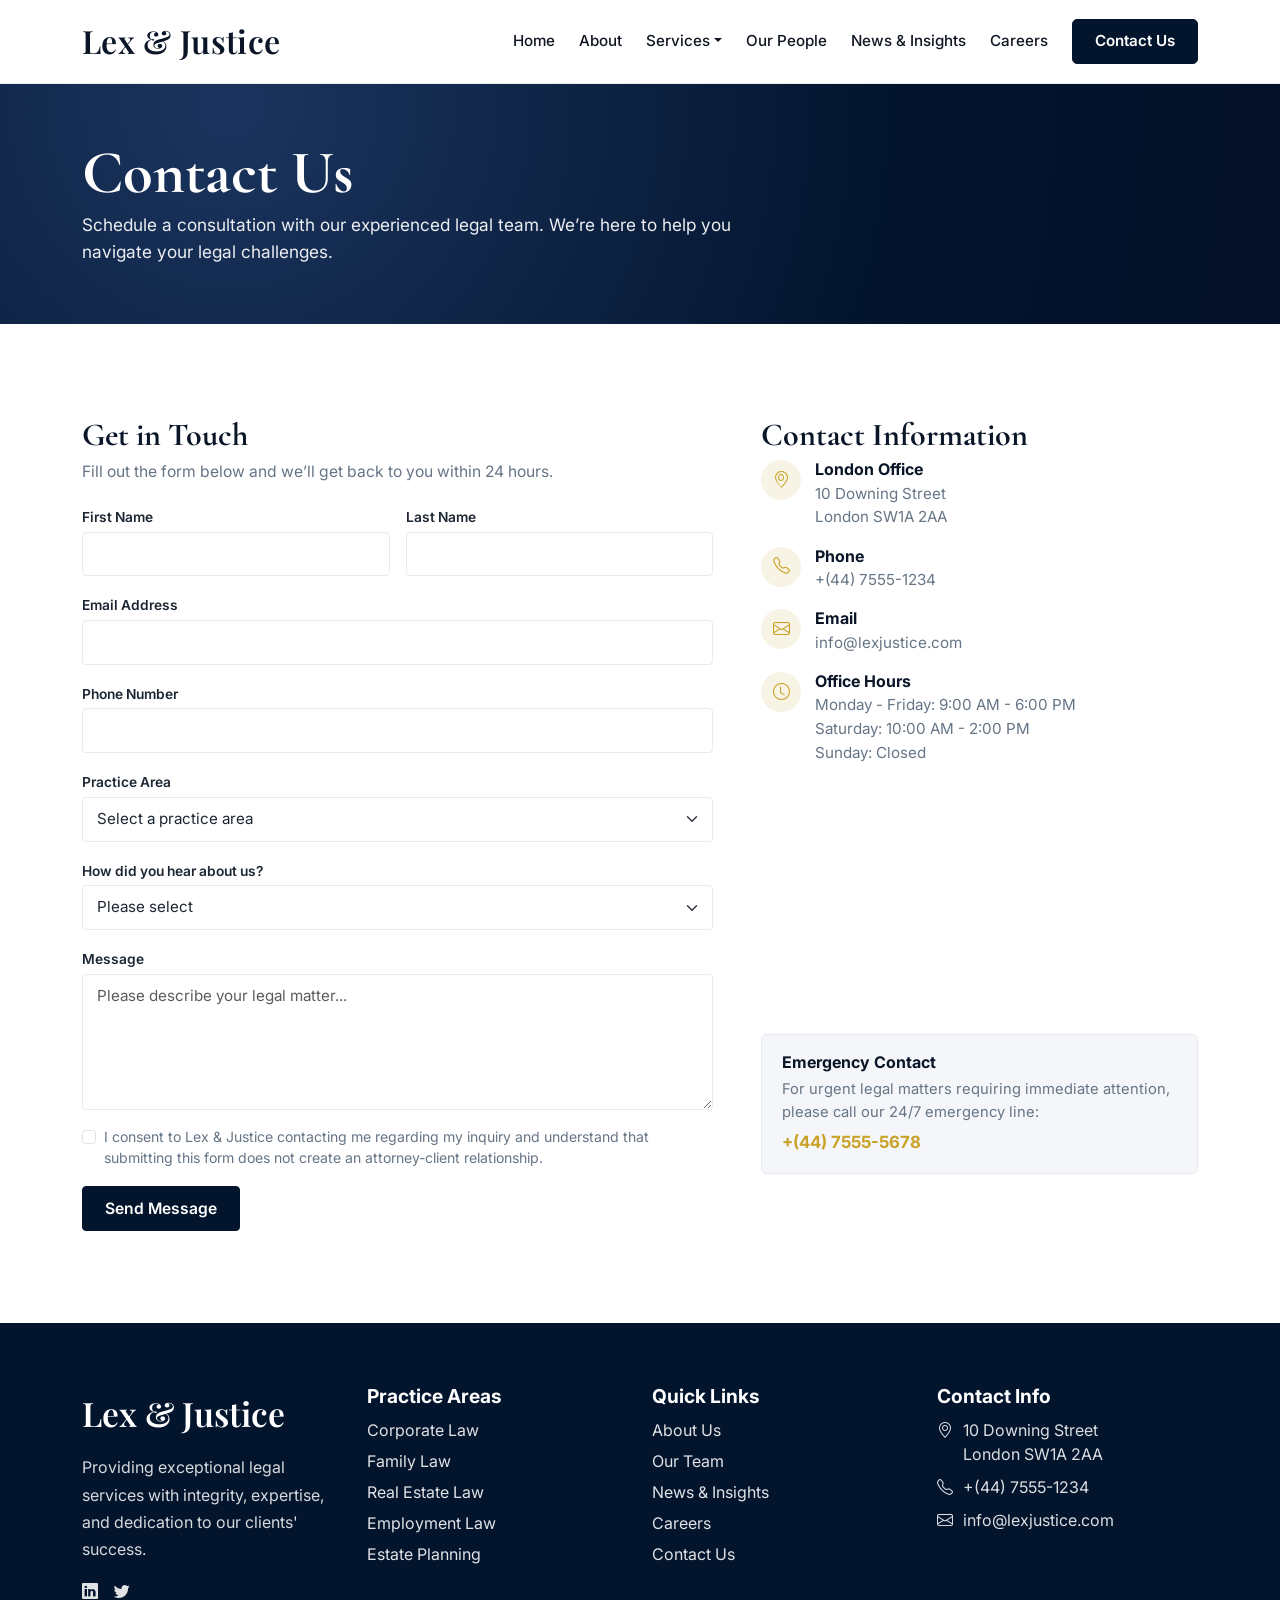
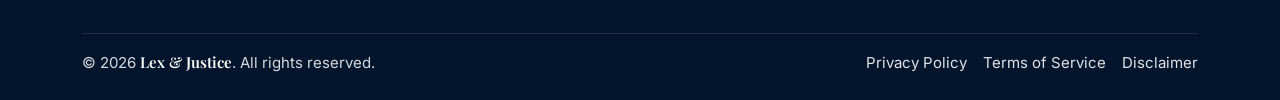
<file: contact.html>
<!doctype html>
<html lang="en">
<head>
  <meta charset="utf-8">
  <meta name="viewport" content="width=device-width, initial-scale=1">
  <title>Lex &amp; Justice | Contact Us</title>
  <meta name="description" content="Get in touch with Lex &amp; Justice. Contact our London office by phone, email, or using our online enquiry form.">
  <link rel="preconnect" href="https://fonts.googleapis.com">
  <link rel="preconnect" href="https://fonts.gstatic.com" crossorigin>
  <link href="https://fonts.googleapis.com/css2?family=Cormorant+Garamond:wght@500;600;700&family=Inter:wght@400;500;600;700&family=Playfair+Display:wght@600&display=swap" rel="stylesheet">
  <link href="https://cdn.jsdelivr.net/npm/bootstrap@5.3.3/dist/css/bootstrap.min.css" rel="stylesheet" integrity="sha384-QWTKZyjpPEjISv5WaRU9OFeRpok6YctnYmDr5pNlyT2bRjXh0JMhjY6hW+ALEwIH" crossorigin="anonymous">
  <link rel="stylesheet" href="https://cdn.jsdelivr.net/npm/bootstrap-icons@1.11.3/font/bootstrap-icons.min.css" media="print" onload="this.media='all'">
  <noscript><link rel="stylesheet" href="https://cdn.jsdelivr.net/npm/bootstrap-icons@1.11.3/font/bootstrap-icons.min.css"></noscript>
  <link rel="stylesheet" href="css/style.css">
</head>
<body>
  <!-- Sticky navbar: stays pinned to the top while scrolling and collapses into a hamburger menu on smaller screens. The Services item opens a dropdown linking into each practice area. This whole navbar is repeated on every page; only the "active" class moves to mark the current page. -->
  <header>
    <nav class="navbar navbar-expand-lg navbar-light bg-white main-navbar sticky-top border-bottom">
      <div class="container">
        <a class="navbar-brand brand-mark brand-font" href="index.html">Lex &amp; Justice</a>
        <button class="navbar-toggler" type="button" data-bs-toggle="collapse" data-bs-target="#mainNavbar" aria-controls="mainNavbar" aria-expanded="false" aria-label="Toggle navigation">
          <span class="navbar-toggler-icon"></span>
        </button>
        <div class="collapse navbar-collapse" id="mainNavbar">
          <ul class="navbar-nav ms-auto align-items-lg-center gap-lg-2">
            <li class="nav-item"><a class="nav-link" href="index.html">Home</a></li>
            <li class="nav-item"><a class="nav-link" href="about.html">About</a></li>
            <li class="nav-item dropdown">
              <a class="nav-link dropdown-toggle" href="services.html" role="button" data-bs-toggle="dropdown" aria-expanded="false">Services</a>
              <ul class="dropdown-menu">
                <li><a class="dropdown-item" href="practice-area-detail.html">Corporate Law</a></li>
                <li><a class="dropdown-item" href="practice-area-detail.html">Family Law</a></li>
                <li><a class="dropdown-item" href="practice-area-detail.html">Real Estate Law</a></li>
                <li><a class="dropdown-item" href="practice-area-detail.html">Employment Law</a></li>
                <li><a class="dropdown-item" href="practice-area-detail.html">Estate Planning</a></li>
                <li><a class="dropdown-item" href="practice-area-detail.html">Tax Law</a></li>
                <li><hr class="dropdown-divider"></li>
                <li><a class="dropdown-item" href="services.html">All Services</a></li>
              </ul>
            </li>
            <li class="nav-item"><a class="nav-link" href="team.html">Our People</a></li>
            <li class="nav-item"><a class="nav-link" href="news.html">News &amp; Insights</a></li>
            <li class="nav-item"><a class="nav-link" href="careers.html">Careers</a></li>
          </ul>
          <a href="contact.html" class="btn btn-primary btn-nav mt-3 mt-lg-0 ms-lg-3">Contact Us</a>
        </div>
      </div>
    </nav>
  </header>

  <main>
    <!-- Page hero: shared .services-hero block, with .contact-hero just nudging up the minimum height to match the other inner pages. -->
    <section class="services-hero contact-hero">
      <div class="container">
        <div class="hero-content services-hero-content">
          <h1>Contact Us</h1>
          <p>Schedule a consultation with our experienced legal team. We&rsquo;re here to help you navigate your legal challenges.</p>
        </div>
      </div>
    </section>

    <!-- Main contact area: form on the left (≈58%), contact details on the right (≈42%). On mobile the columns stack with the form on top. The form's submit is a type="button" wired to the success modal below; switch back to type="submit" once the inquiry endpoint is live. The right column also hosts an emergency-contact card so urgent calls don't have to scroll for a number. -->
    <section class="section-space contact-main-section">
      <div class="container">
        <div class="row g-5">
          <div class="col-lg-7">
            <h2 class="contact-section-title">Get in Touch</h2>
            <p class="contact-section-lead">Fill out the form below and we&rsquo;ll get back to you within 24 hours.</p>
            <form class="contact-form" action="#" method="post" novalidate>
              <div class="row g-3">
                <div class="col-md-6">
                  <label for="contactFirstName" class="form-label">First Name</label>
                  <input type="text" id="contactFirstName" name="firstName" class="form-control contact-input" required>
                </div>
                <div class="col-md-6">
                  <label for="contactLastName" class="form-label">Last Name</label>
                  <input type="text" id="contactLastName" name="lastName" class="form-control contact-input" required>
                </div>
                <div class="col-12">
                  <label for="contactEmail" class="form-label">Email Address</label>
                  <input type="email" id="contactEmail" name="email" class="form-control contact-input" required>
                </div>
                <div class="col-12">
                  <label for="contactPhone" class="form-label">Phone Number</label>
                  <input type="tel" id="contactPhone" name="phone" class="form-control contact-input" required>
                </div>
                <div class="col-12">
                  <label for="contactPracticeArea" class="form-label">Practice Area</label>
                  <select id="contactPracticeArea" name="practiceArea" class="form-select contact-input" required>
                    <option value="">Select a practice area</option>
                    <option value="corporate">Corporate Law</option>
                    <option value="family">Family Law</option>
                    <option value="real-estate">Real Estate Law</option>
                    <option value="employment">Employment Law</option>
                    <option value="estate-planning">Estate Planning</option>
                    <option value="tax">Tax Law</option>
                    <option value="other">Other</option>
                  </select>
                </div>
                <div class="col-12">
                  <label for="contactSource" class="form-label">How did you hear about us?</label>
                  <select id="contactSource" name="source" class="form-select contact-input">
                    <option value="">Please select</option>
                    <option value="search">Search Engine</option>
                    <option value="referral">Referral</option>
                    <option value="social">Social Media</option>
                    <option value="ad">Advertising</option>
                    <option value="other">Other</option>
                  </select>
                </div>
                <div class="col-12">
                  <label for="contactMessage" class="form-label">Message</label>
                  <textarea id="contactMessage" name="message" rows="5" class="form-control contact-input" placeholder="Please describe your legal matter..." required></textarea>
                </div>
                <div class="col-12">
                  <div class="form-check contact-consent">
                    <input class="form-check-input" type="checkbox" value="" id="contactConsent" required>
                    <label class="form-check-label" for="contactConsent">
                      I consent to Lex &amp; Justice contacting me regarding my inquiry and understand that submitting this form does not create an attorney-client relationship. 
                    </label>
                  </div>
                </div>
                <div class="col-12">
                  <button type="button" class="btn btn-primary btn-nav contact-submit" data-bs-toggle="modal" data-bs-target="#contactSuccessModal">Send Message</button>
                </div>
              </div>
            </form>
          </div>

          <div class="col-lg-5">
            <h2 class="contact-section-title">Contact Information</h2>

            <ul class="list-unstyled contact-info-list">
              <li class="contact-info-item">
                <span class="contact-info-icon" aria-hidden="true"><i class="bi bi-geo-alt" aria-hidden="true"></i></span>
                <div>
                  <h3 class="contact-info-title">London Office</h3>
                  <p class="contact-info-text">10 Downing Street<br>London SW1A 2AA</p>
                </div>
              </li>
              <li class="contact-info-item">
                <span class="contact-info-icon" aria-hidden="true"><i class="bi bi-telephone" aria-hidden="true"></i></span>
                <div>
                  <h3 class="contact-info-title">Phone</h3>
                  <p class="contact-info-text"><a href="tel:+12125551234">+(44) 7555-1234</a></p>
                </div>
              </li>
              <li class="contact-info-item">
                <span class="contact-info-icon" aria-hidden="true"><i class="bi bi-envelope" aria-hidden="true"></i></span>
                <div>
                  <h3 class="contact-info-title">Email</h3>
                  <p class="contact-info-text"><a href="mailto:info@lexjustice.com">info@lexjustice.com</a></p>
                </div>
              </li>
              <li class="contact-info-item">
                <span class="contact-info-icon" aria-hidden="true"><i class="bi bi-clock" aria-hidden="true"></i></span>
                <div>
                  <h3 class="contact-info-title">Office Hours</h3>
                  <p class="contact-info-text">
                    Monday - Friday: 9:00 AM - 6:00 PM<br>
                    Saturday: 10:00 AM - 2:00 PM<br>
                    Sunday: Closed
                  </p>
                </div>
              </li>
            </ul>

            <div class="ratio ratio-16x9 mt-3">
              <iframe
                src="https://www.google.com/maps/embed?pb=!1m18!1m12!1m3!1d2483.690567023408!2d-0.12773492347870482!3d51.50344311245636!2m3!1f0!2f0!3f0!3m2!1i1024!2i768!4f13.1!3m3!1m2!1s0x487604ce3941eb1f%3A0x1ab36f9c4a1b4b3b!2s10%20Downing%20St%2C%20London%20SW1A%202AA!5e0!3m2!1sen!2suk!4v1699900000000!5m2!1sen!2suk"
                width="600"
                height="400"
                style="border:0;"
                allowfullscreen=""
                loading="lazy"
                referrerpolicy="no-referrer-when-downgrade"
                title="Lex and Justice London office location on Google Maps">
              </iframe>
            </div>

            <aside class="emergency-contact-card">
              <h3>Emergency Contact</h3>
              <p>For urgent legal matters requiring immediate attention, please call our 24/7 emergency line:</p>
              <a class="emergency-contact-phone" href="tel:+12125555678">+(44) 7555-5678</a>
            </aside>
          </div>
        </div>
      </div>
    </section>

    <!-- Success modal: same .application-modal style used on the careers page (tick icon + thank-you message). Triggered by the contact form's submit button until a real backend is wired up. -->
    <div class="modal fade application-modal" id="contactSuccessModal" tabindex="-1" role="dialog" aria-labelledby="contactSuccessModalLabel" aria-hidden="true">
      <div class="modal-dialog modal-dialog-centered modal-dialog-scrollable">
        <div class="modal-content">
          <div class="modal-header border-0">
            <button type="button" class="btn-close" data-bs-dismiss="modal" aria-label="Close"></button>
          </div>
          <div class="modal-body text-center">
            <div class="application-modal-icon" aria-hidden="true">
              <i class="bi bi-check-circle-fill" aria-hidden="true"></i>
            </div>
            <h2 class="application-modal-title" id="contactSuccessModalLabel">Message Received</h2>
            <p class="application-modal-message">Thank you for reaching out to Lex &amp; Justice. One of our attorneys will review your inquiry and get back to you within 24 hours.</p>
          </div>
          <div class="modal-footer border-0 justify-content-center">
            <button type="button" class="btn btn-primary btn-nav application-modal-close" data-bs-dismiss="modal">Close</button>
          </div>
        </div>
      </div>
    </div>
  </main>

  <!-- Footer: 4-column layout — brand & socials, practice areas, quick links, and contact info — followed by a thin bar with the copyright and legal links. Same footer is used on every page. -->
  <footer class="footer-section">
    <div class="container">
      <div class="row g-4 gy-lg-0">
        <div class="col-md-6 col-lg-3">
          <p class="brand-font footer-brand-name">Lex &amp; Justice</p>
          <p>Providing exceptional legal services with integrity, expertise, and dedication to our clients' success.</p>
          <div class="d-flex gap-3 social-links">
            <a href="https://www.linkedin.com/in/behramaras/" aria-label="LinkedIn"><i class="bi bi-linkedin" aria-hidden="true"></i></a>
            <a href="under-construction.html" aria-label="Twitter"><i class="bi bi-twitter" aria-hidden="true"></i></a>
          </div>
        </div>
        <div class="col-md-6 col-lg-3">
          <h2 class="footer-col-title">Practice Areas</h2>
          <ul class="list-unstyled footer-links">
            <li><a href="practice-area-detail.html">Corporate Law</a></li>
            <li><a href="practice-area-detail.html">Family Law</a></li>
            <li><a href="practice-area-detail.html">Real Estate Law</a></li>
            <li><a href="practice-area-detail.html">Employment Law</a></li>
            <li><a href="practice-area-detail.html">Estate Planning</a></li>
          </ul>
        </div>
        <div class="col-md-6 col-lg-3">
          <h2 class="footer-col-title">Quick Links</h2>
          <ul class="list-unstyled footer-links">
            <li><a href="about.html">About Us</a></li>
            <li><a href="team.html">Our Team</a></li>
            <li><a href="news.html">News &amp; Insights</a></li>
            <li><a href="careers.html">Careers</a></li>
            <li><a href="contact.html">Contact Us</a></li>
          </ul>
        </div>
        <div class="col-md-6 col-lg-3">
          <h2 class="footer-col-title">Contact Info</h2>
          <ul class="list-unstyled footer-contact">
            <li><i class="bi bi-geo-alt" aria-hidden="true"></i><span>10 Downing Street<br>London SW1A 2AA</span></li>
            <li><i class="bi bi-telephone" aria-hidden="true"></i><span>+(44) 7555-1234</span></li>
            <li><i class="bi bi-envelope" aria-hidden="true"></i><span>info@lexjustice.com</span></li>
          </ul>
        </div>
      </div>
      <div class="footer-bottom d-flex flex-column flex-md-row justify-content-between align-items-start align-items-md-center gap-2">
        <p class="mb-0">&copy; 2026 <span class="brand-font">Lex &amp; Justice</span>. All rights reserved.</p>
        <div class="d-flex gap-3">
          <a href="under-construction.html">Privacy Policy</a>
          <a href="under-construction.html">Terms of Service</a>
          <a href="under-construction.html">Disclaimer</a>
        </div>
      </div>
    </div>
  </footer>

  <!-- Bootstrap bundle drives the navbar collapse, dropdowns and any modals. UserWay adds an accessibility menu — pinned to the bottom-right via CSS so it doesn't clash with the sticky navbar. -->
  <script src="https://cdn.jsdelivr.net/npm/bootstrap@5.3.3/dist/js/bootstrap.bundle.min.js" integrity="sha384-YvpcrYf0tY3lHB60NNkmXc5s9fDVZLESaAA55NDzOxhy9GkcIdslK1eN7N6jIeHz" crossorigin="anonymous" defer></script>
  <script src="https://cdn.userway.org/widget.js" data-account="FREE"></script>
</body>
</html>
</file>
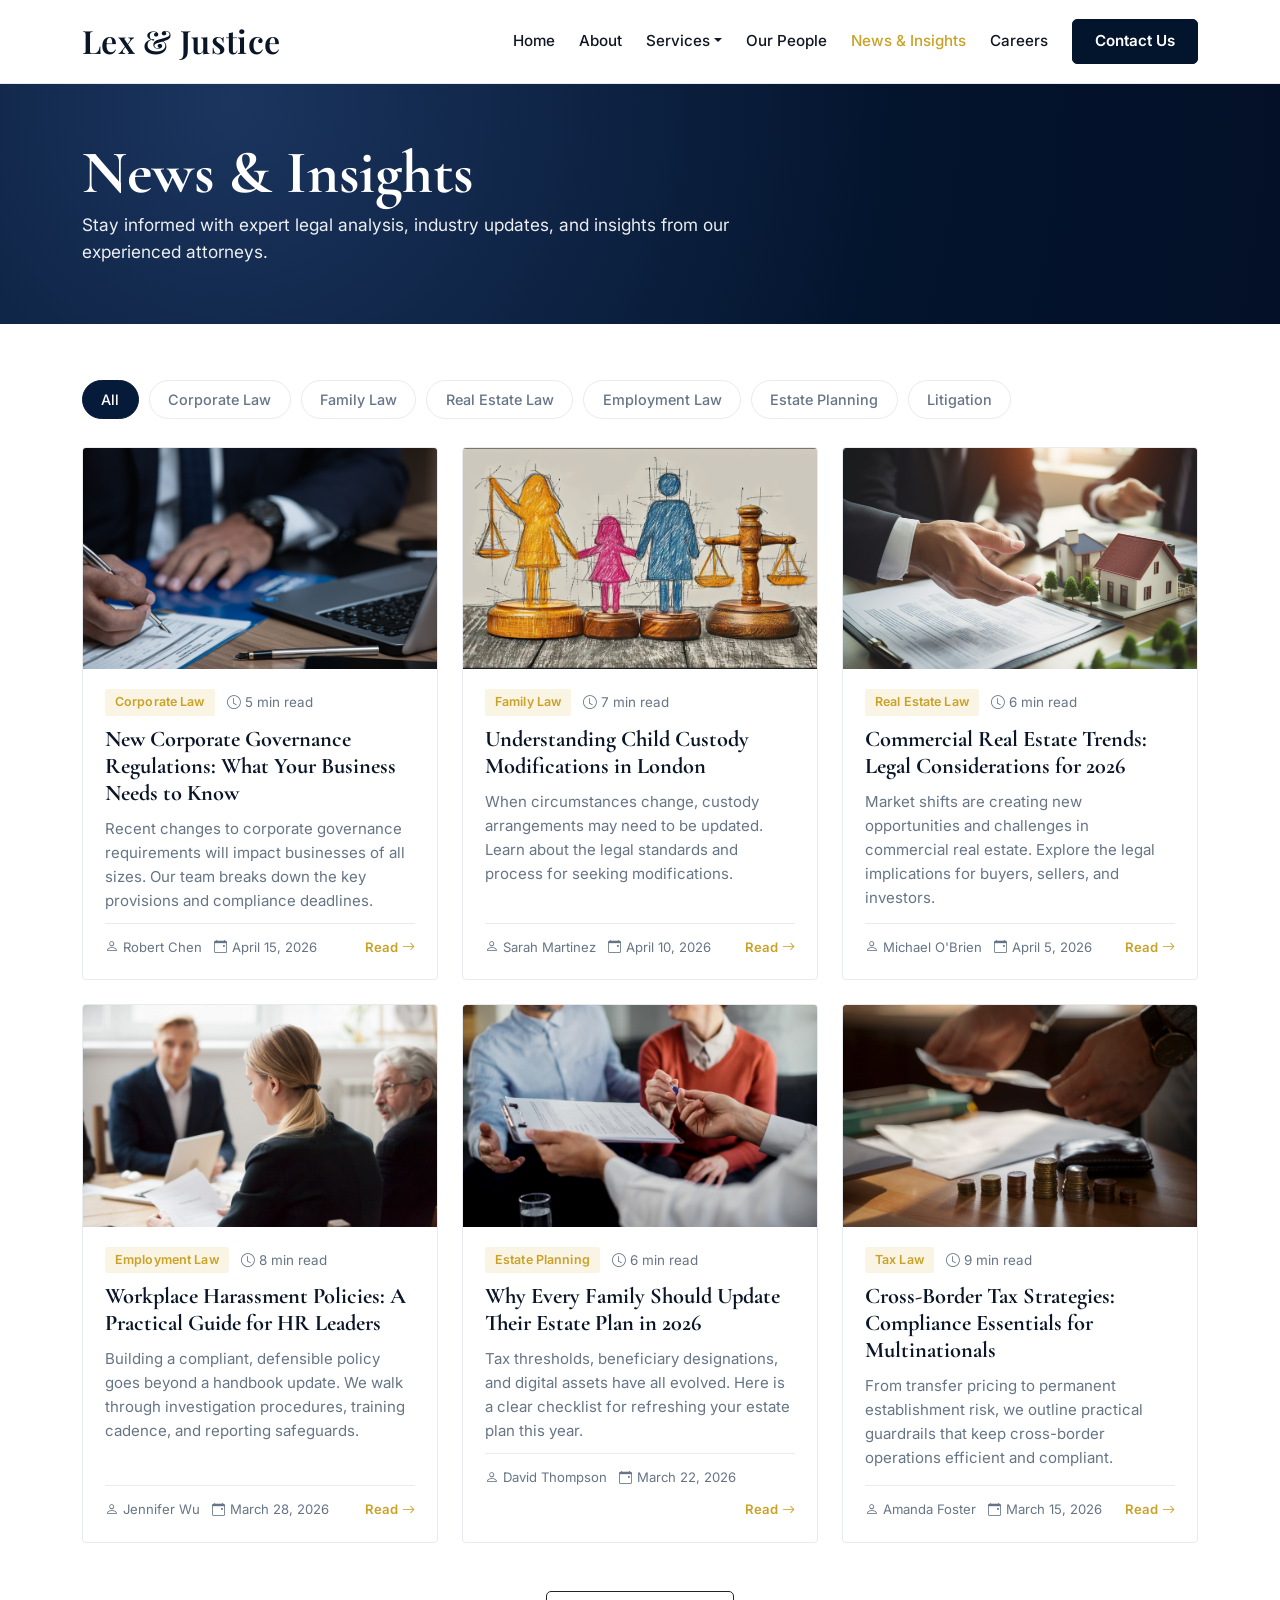
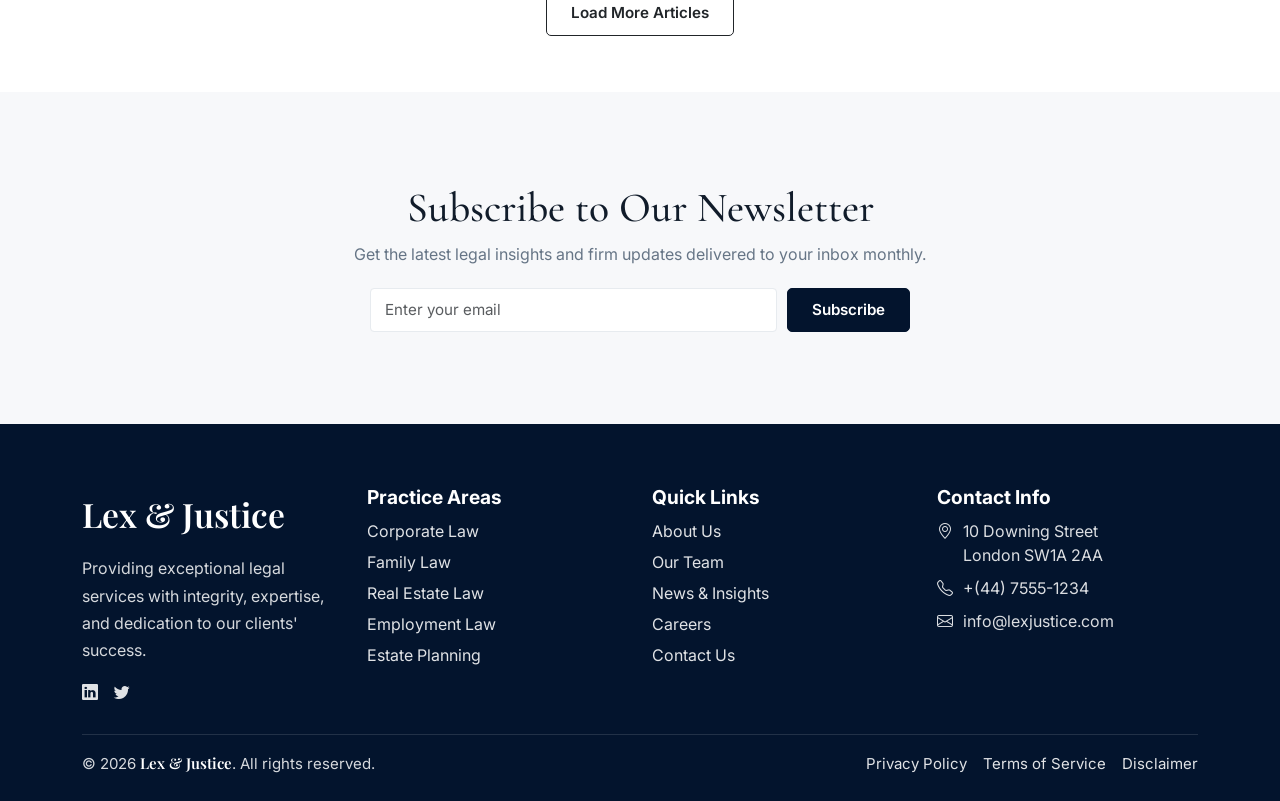
<file: news.html>
<!doctype html>
<html lang="en">
<head>
  <meta charset="utf-8">
  <meta name="viewport" content="width=device-width, initial-scale=1">
  <title>Lex &amp; Justice | News &amp; Insights</title>
  <meta name="description" content="Read the latest legal insights, news, and articles from the team at Lex &amp; Justice, London.">
  <link rel="preconnect" href="https://fonts.googleapis.com">
  <link rel="preconnect" href="https://fonts.gstatic.com" crossorigin>
  <link href="https://fonts.googleapis.com/css2?family=Cormorant+Garamond:wght@500;600;700&family=Inter:wght@400;500;600;700&family=Playfair+Display:wght@600&display=swap" rel="stylesheet">
  <link href="https://cdn.jsdelivr.net/npm/bootstrap@5.3.3/dist/css/bootstrap.min.css" rel="stylesheet" integrity="sha384-QWTKZyjpPEjISv5WaRU9OFeRpok6YctnYmDr5pNlyT2bRjXh0JMhjY6hW+ALEwIH" crossorigin="anonymous">
  <link rel="stylesheet" href="https://cdn.jsdelivr.net/npm/bootstrap-icons@1.11.3/font/bootstrap-icons.min.css" media="print" onload="this.media='all'">
  <noscript><link rel="stylesheet" href="https://cdn.jsdelivr.net/npm/bootstrap-icons@1.11.3/font/bootstrap-icons.min.css"></noscript>
  <link rel="stylesheet" href="css/style.css">
</head>
<body>
  <!-- Sticky navbar: stays pinned to the top while scrolling and collapses into a hamburger menu on smaller screens. The Services item opens a dropdown linking into each practice area. This whole navbar is repeated on every page; only the "active" class moves to mark the current page. -->
  <header>
    <nav class="navbar navbar-expand-lg navbar-light bg-white main-navbar sticky-top border-bottom">
      <div class="container">
        <a class="navbar-brand brand-mark brand-font" href="index.html">Lex &amp; Justice</a>
        <button class="navbar-toggler" type="button" data-bs-toggle="collapse" data-bs-target="#mainNavbar" aria-controls="mainNavbar" aria-expanded="false" aria-label="Toggle navigation">
          <span class="navbar-toggler-icon"></span>
        </button>
        <div class="collapse navbar-collapse" id="mainNavbar">
          <ul class="navbar-nav ms-auto align-items-lg-center gap-lg-2">
            <li class="nav-item"><a class="nav-link" href="index.html">Home</a></li>
            <li class="nav-item"><a class="nav-link" href="about.html">About</a></li>
            <li class="nav-item dropdown">
              <a class="nav-link dropdown-toggle" href="services.html" role="button" data-bs-toggle="dropdown" aria-expanded="false">Services</a>
              <ul class="dropdown-menu">
                <li><a class="dropdown-item" href="practice-area-detail.html">Corporate Law</a></li>
                <li><a class="dropdown-item" href="practice-area-detail.html">Family Law</a></li>
                <li><a class="dropdown-item" href="practice-area-detail.html">Real Estate Law</a></li>
                <li><a class="dropdown-item" href="practice-area-detail.html">Employment Law</a></li>
                <li><a class="dropdown-item" href="practice-area-detail.html">Estate Planning</a></li>
                <li><a class="dropdown-item" href="practice-area-detail.html">Tax Law</a></li>
                <li><hr class="dropdown-divider"></li>
                <li><a class="dropdown-item" href="services.html">All Services</a></li>
              </ul>
            </li>
            <li class="nav-item"><a class="nav-link" href="team.html">Our People</a></li>
            <li class="nav-item"><a class="nav-link active" href="news.html">News &amp; Insights</a></li>
            <li class="nav-item"><a class="nav-link" href="careers.html">Careers</a></li>
          </ul>
          <a href="contact.html" class="btn btn-primary btn-nav mt-3 mt-lg-0 ms-lg-3">Contact Us</a>
        </div>
      </div>
    </nav>
  </header>

  <main>
    <!-- Page hero: shared .services-hero block, with .news-hero just bumping up the minimum height so the title sits comfortably above the article grid. -->
    <section class="services-hero news-hero">
      <div class="container">
        <div class="hero-content services-hero-content">
          <h1>News &amp; Insights</h1>
          <p>Stay informed with expert legal analysis, industry updates, and insights from our experienced attorneys.</p>
        </div>
      </div>
    </section>

    <!-- Articles grid: 16:10 image at the top of each card, then tag + read time, title, excerpt, and a footer with author/date/read link. Cards stretch to equal heights so the bottom rows line up regardless of excerpt length. "Load More" at the bottom is currently a stub linking to the under-construction page. -->
    <section class="section-space news-grid-section" aria-labelledby="latestArticlesHeading">
      <div class="container">
        <h2 id="latestArticlesHeading" class="visually-hidden">Latest Articles</h2>
        <!--
          Category filter: CSS-only using visually hidden radios and :checked ~ sibling selectors.
          Full behaviour (URL params, animated transitions, counts) would use JavaScript on the data-category attributes below.
        -->
        <input type="radio" name="news-filter" id="news-filter-all" class="visually-hidden" autocomplete="off" checked>
        <input type="radio" name="news-filter" id="news-filter-corporate-law" class="visually-hidden" autocomplete="off">
        <input type="radio" name="news-filter" id="news-filter-family-law" class="visually-hidden" autocomplete="off">
        <input type="radio" name="news-filter" id="news-filter-real-estate-law" class="visually-hidden" autocomplete="off">
        <input type="radio" name="news-filter" id="news-filter-employment-law" class="visually-hidden" autocomplete="off">
        <input type="radio" name="news-filter" id="news-filter-estate-planning" class="visually-hidden" autocomplete="off">
        <input type="radio" name="news-filter" id="news-filter-litigation" class="visually-hidden" autocomplete="off">

        <div class="news-filter-scroll mb-4" role="group" aria-label="Filter articles by category">
          <label class="news-filter-pill" for="news-filter-all">All</label>
          <label class="news-filter-pill" for="news-filter-corporate-law">Corporate Law</label>
          <label class="news-filter-pill" for="news-filter-family-law">Family Law</label>
          <label class="news-filter-pill" for="news-filter-real-estate-law">Real Estate Law</label>
          <label class="news-filter-pill" for="news-filter-employment-law">Employment Law</label>
          <label class="news-filter-pill" for="news-filter-estate-planning">Estate Planning</label>
          <label class="news-filter-pill" for="news-filter-litigation">Litigation</label>
        </div>

        <div class="row g-4 news-grid">
          <div class="col-12 col-sm-6 col-lg-4 news-card-col">
            <article class="news-card" data-category="corporate-law">
              <a class="news-card-media" href="under-construction.html" aria-label="Read: New Corporate Governance Regulations">
                <img src="assets/img/news/corporate-law.jpg" alt="Skyline of corporate office buildings illustrating corporate governance topics" loading="lazy">
              </a>
              <div class="news-card-body">
                <div class="news-card-meta">
                  <span class="news-tag">Corporate Law</span>
                  <span class="news-readtime"><i class="bi bi-clock" aria-hidden="true"></i> 5 min read</span>
                </div>
                <h3 class="news-card-title">
                  <a href="under-construction.html">New Corporate Governance Regulations: What Your Business Needs to Know</a>
                </h3>
                <p class="news-card-excerpt">Recent changes to corporate governance requirements will impact businesses of all sizes. Our team breaks down the key provisions and compliance deadlines.</p>
                <div class="news-card-footer">
                  <span class="news-author"><i class="bi bi-person" aria-hidden="true"></i> Robert Chen</span>
                  <span class="news-date"><i class="bi bi-calendar-event" aria-hidden="true"></i> April 15, 2026</span>
                  <a class="news-read-link" href="under-construction.html">Read <i class="bi bi-arrow-right" aria-hidden="true"></i></a>
                </div>
              </div>
            </article>
          </div>

          <div class="col-12 col-sm-6 col-lg-4 news-card-col">
            <article class="news-card" data-category="family-law">
              <a class="news-card-media" href="under-construction.html" aria-label="Read: Understanding Child Custody Modifications">
                <img src="assets/img/news/family-law.png" alt="A parent and child holding hands, representing family law matters" loading="lazy">
              </a>
              <div class="news-card-body">
                <div class="news-card-meta">
                  <span class="news-tag">Family Law</span>
                  <span class="news-readtime"><i class="bi bi-clock" aria-hidden="true"></i> 7 min read</span>
                </div>
                <h3 class="news-card-title">
                  <a href="under-construction.html">Understanding Child Custody Modifications in London</a>
                </h3>
                <p class="news-card-excerpt">When circumstances change, custody arrangements may need to be updated. Learn about the legal standards and process for seeking modifications.</p>
                <div class="news-card-footer">
                  <span class="news-author"><i class="bi bi-person" aria-hidden="true"></i> Sarah Martinez</span>
                  <span class="news-date"><i class="bi bi-calendar-event" aria-hidden="true"></i> April 10, 2026</span>
                  <a class="news-read-link" href="under-construction.html">Read <i class="bi bi-arrow-right" aria-hidden="true"></i></a>
                </div>
              </div>
            </article>
          </div>

          <div class="col-12 col-sm-6 col-lg-4 news-card-col">
            <article class="news-card" data-category="real-estate-law">
              <a class="news-card-media" href="under-construction.html" aria-label="Read: Commercial Real Estate Trends">
                <img src="assets/img/news/real-estate-law.png" alt="Modern commercial buildings representing real estate law transactions" loading="lazy">
              </a>
              <div class="news-card-body">
                <div class="news-card-meta">
                  <span class="news-tag">Real Estate Law</span>
                  <span class="news-readtime"><i class="bi bi-clock" aria-hidden="true"></i> 6 min read</span>
                </div>
                <h3 class="news-card-title">
                  <a href="under-construction.html">Commercial Real Estate Trends: Legal Considerations for 2026</a>
                </h3>
                <p class="news-card-excerpt">Market shifts are creating new opportunities and challenges in commercial real estate. Explore the legal implications for buyers, sellers, and investors.</p>
                <div class="news-card-footer">
                  <span class="news-author"><i class="bi bi-person" aria-hidden="true"></i> Michael O&#39;Brien</span>
                  <span class="news-date"><i class="bi bi-calendar-event" aria-hidden="true"></i> April 5, 2026</span>
                  <a class="news-read-link" href="under-construction.html">Read <i class="bi bi-arrow-right" aria-hidden="true"></i></a>
                </div>
              </div>
            </article>
          </div>

          <div class="col-12 col-sm-6 col-lg-4 news-card-col">
            <article class="news-card" data-category="employment-law">
              <a class="news-card-media" href="under-construction.html" aria-label="Read: Workplace Harassment Policies">
                <img src="assets/img/news/employment-law.png" alt="Professionals in a modern workplace, illustrating employment law topics" loading="lazy">
              </a>
              <div class="news-card-body">
                <div class="news-card-meta">
                  <span class="news-tag">Employment Law</span>
                  <span class="news-readtime"><i class="bi bi-clock" aria-hidden="true"></i> 8 min read</span>
                </div>
                <h3 class="news-card-title">
                  <a href="under-construction.html">Workplace Harassment Policies: A Practical Guide for HR Leaders</a>
                </h3>
                <p class="news-card-excerpt">Building a compliant, defensible policy goes beyond a handbook update. We walk through investigation procedures, training cadence, and reporting safeguards.</p>
                <div class="news-card-footer">
                  <span class="news-author"><i class="bi bi-person" aria-hidden="true"></i> Jennifer Wu</span>
                  <span class="news-date"><i class="bi bi-calendar-event" aria-hidden="true"></i> March 28, 2026</span>
                  <a class="news-read-link" href="under-construction.html">Read <i class="bi bi-arrow-right" aria-hidden="true"></i></a>
                </div>
              </div>
            </article>
          </div>

          <div class="col-12 col-sm-6 col-lg-4 news-card-col">
            <article class="news-card" data-category="estate-planning">
              <a class="news-card-media" href="under-construction.html" aria-label="Read: Update Your Estate Plan in 2026">
                <img src="assets/img/news/estate-planning.png" alt="Legal documents and a fountain pen representing estate planning" loading="lazy">
              </a>
              <div class="news-card-body">
                <div class="news-card-meta">
                  <span class="news-tag">Estate Planning</span>
                  <span class="news-readtime"><i class="bi bi-clock" aria-hidden="true"></i> 6 min read</span>
                </div>
                <h3 class="news-card-title">
                  <a href="under-construction.html">Why Every Family Should Update Their Estate Plan in 2026</a>
                </h3>
                <p class="news-card-excerpt">Tax thresholds, beneficiary designations, and digital assets have all evolved. Here is a clear checklist for refreshing your estate plan this year.</p>
                <div class="news-card-footer">
                  <span class="news-author"><i class="bi bi-person" aria-hidden="true"></i> David Thompson</span>
                  <span class="news-date"><i class="bi bi-calendar-event" aria-hidden="true"></i> March 22, 2026</span>
                  <a class="news-read-link" href="under-construction.html">Read <i class="bi bi-arrow-right" aria-hidden="true"></i></a>
                </div>
              </div>
            </article>
          </div>

          <div class="col-12 col-sm-6 col-lg-4 news-card-col">
            <article class="news-card" data-category="litigation">
              <a class="news-card-media" href="under-construction.html" aria-label="Read: Cross-Border Tax Strategies">
                <img src="assets/img/news/tax-law.png" alt="Calculator and financial documents representing tax law and compliance" loading="lazy">
              </a>
              <div class="news-card-body">
                <div class="news-card-meta">
                  <span class="news-tag">Tax Law</span>
                  <span class="news-readtime"><i class="bi bi-clock" aria-hidden="true"></i> 9 min read</span>
                </div>
                <h3 class="news-card-title">
                  <a href="under-construction.html">Cross-Border Tax Strategies: Compliance Essentials for Multinationals</a>
                </h3>
                <p class="news-card-excerpt">From transfer pricing to permanent establishment risk, we outline practical guardrails that keep cross-border operations efficient and compliant.</p>
                <div class="news-card-footer">
                  <span class="news-author"><i class="bi bi-person" aria-hidden="true"></i> Amanda Foster</span>
                  <span class="news-date"><i class="bi bi-calendar-event" aria-hidden="true"></i> March 15, 2026</span>
                  <a class="news-read-link" href="under-construction.html">Read <i class="bi bi-arrow-right" aria-hidden="true"></i></a>
                </div>
              </div>
            </article>
          </div>
        </div>

        <div class="text-center mt-5">
          <a href="under-construction.html" class="btn btn-outline-dark news-load-more">Load More Articles</a>
        </div>
      </div>
    </section>

    <!-- Newsletter signup: simple email input + submit button on the muted band. The form currently posts to under-construction.html — swap this once the mailing list backend exists. -->
    <section class="section-space section-muted newsletter-section">
      <div class="container text-center">
        <h2>Subscribe to Our Newsletter</h2>
        <p>Get the latest legal insights and firm updates delivered to your inbox monthly.</p>
        <form class="newsletter-form" action="under-construction.html" method="get" novalidate>
          <label for="newsletterEmail" class="visually-hidden">Email address</label>
          <input type="email" id="newsletterEmail" name="email" class="form-control newsletter-input" placeholder="Enter your email" required>
          <button type="submit" class="btn btn-primary btn-nav newsletter-btn">Subscribe</button>
        </form>
      </div>
    </section>
  </main>

  <!-- Footer: 4-column layout — brand & socials, practice areas, quick links, and contact info — followed by a thin bar with the copyright and legal links. Same footer is used on every page. -->
  <footer class="footer-section">
    <div class="container">
      <div class="row g-4 gy-lg-0">
        <div class="col-md-6 col-lg-3">
          <p class="brand-font footer-brand-name">Lex &amp; Justice</p>
          <p>Providing exceptional legal services with integrity, expertise, and dedication to our clients' success.</p>
          <div class="d-flex gap-3 social-links">
            <a href="https://www.linkedin.com/in/behramaras/" aria-label="LinkedIn"><i class="bi bi-linkedin" aria-hidden="true"></i></a>
            <a href="under-construction.html" aria-label="Twitter"><i class="bi bi-twitter" aria-hidden="true"></i></a>
          </div>
        </div>
        <div class="col-md-6 col-lg-3">
          <h2 class="footer-col-title">Practice Areas</h2>
          <ul class="list-unstyled footer-links">
            <li><a href="practice-area-detail.html">Corporate Law</a></li>
            <li><a href="practice-area-detail.html">Family Law</a></li>
            <li><a href="practice-area-detail.html">Real Estate Law</a></li>
            <li><a href="practice-area-detail.html">Employment Law</a></li>
            <li><a href="practice-area-detail.html">Estate Planning</a></li>
          </ul>
        </div>
        <div class="col-md-6 col-lg-3">
          <h2 class="footer-col-title">Quick Links</h2>
          <ul class="list-unstyled footer-links">
            <li><a href="about.html">About Us</a></li>
            <li><a href="team.html">Our Team</a></li>
            <li><a href="news.html">News &amp; Insights</a></li>
            <li><a href="careers.html">Careers</a></li>
            <li><a href="contact.html">Contact Us</a></li>
          </ul>
        </div>
        <div class="col-md-6 col-lg-3">
          <h2 class="footer-col-title">Contact Info</h2>
          <ul class="list-unstyled footer-contact">
            <li><i class="bi bi-geo-alt" aria-hidden="true"></i><span>10 Downing Street<br>London SW1A 2AA</span></li>
            <li><i class="bi bi-telephone" aria-hidden="true"></i><span>+(44) 7555-1234</span></li>
            <li><i class="bi bi-envelope" aria-hidden="true"></i><span>info@lexjustice.com</span></li>
          </ul>
        </div>
      </div>
      <div class="footer-bottom d-flex flex-column flex-md-row justify-content-between align-items-start align-items-md-center gap-2">
        <p class="mb-0">&copy; 2026 <span class="brand-font">Lex &amp; Justice</span>. All rights reserved.</p>
        <div class="d-flex gap-3">
          <a href="under-construction.html">Privacy Policy</a>
          <a href="under-construction.html">Terms of Service</a>
          <a href="under-construction.html">Disclaimer</a>
        </div>
      </div>
    </div>
  </footer>

  <!-- Bootstrap bundle drives the navbar collapse, dropdowns and any modals. UserWay adds an accessibility menu — pinned to the bottom-right via CSS so it doesn't clash with the sticky navbar. -->
  <script src="https://cdn.jsdelivr.net/npm/bootstrap@5.3.3/dist/js/bootstrap.bundle.min.js" integrity="sha384-YvpcrYf0tY3lHB60NNkmXc5s9fDVZLESaAA55NDzOxhy9GkcIdslK1eN7N6jIeHz" crossorigin="anonymous" defer></script>
  <script src="https://cdn.userway.org/widget.js" data-account="FREE"></script>
</body>
</html>
</file>
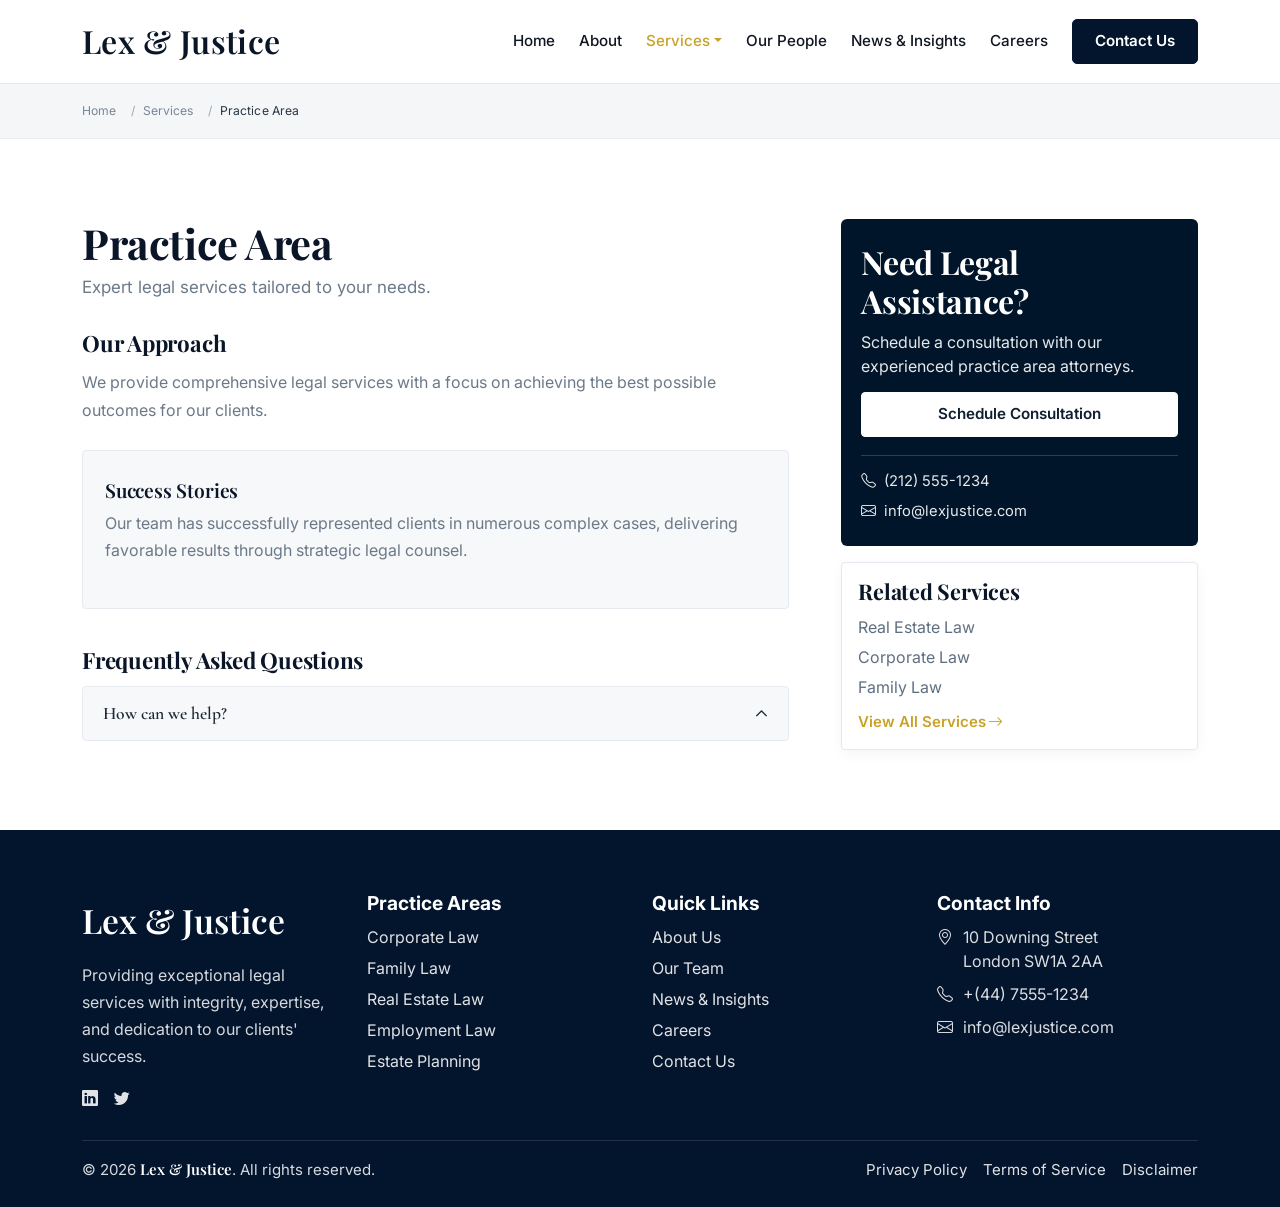
<file: practice-area-detail.html>
<!doctype html>
<html lang="en">
<head>
  <meta charset="utf-8">
  <meta name="viewport" content="width=device-width, initial-scale=1">
  <title>Lex &amp; Justice | Practice Area</title>
  <meta name="description" content="Detailed information about our legal practice areas at Lex &amp; Justice. Expert guidance for family law, corporate law, real estate, and more.">
  <link rel="preconnect" href="https://fonts.googleapis.com">
  <link rel="preconnect" href="https://fonts.gstatic.com" crossorigin>
  <link href="https://fonts.googleapis.com/css2?family=Cormorant+Garamond:wght@500;600;700&family=Inter:wght@400;500;600;700&family=Playfair+Display:wght@600&display=swap" rel="stylesheet">
  <link href="https://cdn.jsdelivr.net/npm/bootstrap@5.3.3/dist/css/bootstrap.min.css" rel="stylesheet" integrity="sha384-QWTKZyjpPEjISv5WaRU9OFeRpok6YctnYmDr5pNlyT2bRjXh0JMhjY6hW+ALEwIH" crossorigin="anonymous">
  <link rel="stylesheet" href="https://cdn.jsdelivr.net/npm/bootstrap-icons@1.11.3/font/bootstrap-icons.min.css" media="print" onload="this.media='all'">
  <noscript><link rel="stylesheet" href="https://cdn.jsdelivr.net/npm/bootstrap-icons@1.11.3/font/bootstrap-icons.min.css"></noscript>
  <link rel="stylesheet" href="css/style.css">
</head>
<body>
  <!-- Sticky navbar: stays pinned to the top while scrolling and collapses into a hamburger menu on smaller screens. The Services item opens a dropdown linking into each practice area. This whole navbar is repeated on every page; only the "active" class moves to mark the current page. -->
  <header>
    <nav class="navbar navbar-expand-lg navbar-light bg-white main-navbar sticky-top border-bottom">
      <div class="container">
        <a class="navbar-brand brand-mark brand-font" href="index.html">Lex &amp; Justice</a>
        <button class="navbar-toggler" type="button" data-bs-toggle="collapse" data-bs-target="#mainNavbar" aria-controls="mainNavbar" aria-expanded="false" aria-label="Toggle navigation">
          <span class="navbar-toggler-icon"></span>
        </button>
        <div class="collapse navbar-collapse" id="mainNavbar">
          <ul class="navbar-nav ms-auto align-items-lg-center gap-lg-2">
            <li class="nav-item"><a class="nav-link" href="index.html">Home</a></li>
            <li class="nav-item"><a class="nav-link" href="about.html">About</a></li>
            <li class="nav-item dropdown">
              <a class="nav-link dropdown-toggle active" href="services.html" role="button" data-bs-toggle="dropdown" aria-expanded="false">Services</a>
              <ul class="dropdown-menu">
                <li><a class="dropdown-item" href="practice-area-detail.html">Corporate Law</a></li>
                <li><a class="dropdown-item" href="practice-area-detail.html">Family Law</a></li>
                <li><a class="dropdown-item" href="practice-area-detail.html">Real Estate Law</a></li>
                <li><a class="dropdown-item" href="practice-area-detail.html">Employment Law</a></li>
                <li><a class="dropdown-item" href="practice-area-detail.html">Estate Planning</a></li>
                <li><a class="dropdown-item" href="practice-area-detail.html">Tax Law</a></li>
                <li><hr class="dropdown-divider"></li>
                <li><a class="dropdown-item" href="services.html">All Services</a></li>
              </ul>
            </li>
            <li class="nav-item"><a class="nav-link" href="team.html">Our People</a></li>
            <li class="nav-item"><a class="nav-link" href="news.html">News &amp; Insights</a></li>
            <li class="nav-item"><a class="nav-link" href="careers.html">Careers</a></li>
          </ul>
          <a href="contact.html" class="btn btn-primary btn-nav mt-3 mt-lg-0 ms-lg-3">Contact Us</a>
        </div>
      </div>
    </nav>
  </header>

  <main class="practice-detail-main">
    <!-- Breadcrumb bar: thin grey strip showing Home > Services > current page so visitors can climb back out. Lives on the muted band rather than inside the white content area to visually separate it from the article. -->
    <div class="detail-breadcrumb-bar">
      <div class="container">
        <nav aria-label="Breadcrumb" class="detail-breadcrumb-wrap">
          <ol class="breadcrumb mb-0">
            <li class="breadcrumb-item"><a href="index.html">Home</a></li>
            <li class="breadcrumb-item"><a href="services.html">Services</a></li>
            <li class="breadcrumb-item active" aria-current="page">Practice Area</li>
          </ol>
        </nav>
      </div>
    </div>

    <!-- Practice area body: two-column layout — main content (≈65%) on the left holds the title, the approach copy, a success-story callout and the FAQ accordion; the right column (≈35%) is the sidebar (CTA card + related services). On tablets and below both columns go full width. This page is currently a generic template that every practice area dropdown links to. -->
    <section class="practice-detail-top">
      <div class="container">
        <div class="row detail-layout-row align-items-start">
          <div class="col-lg-8 detail-main-col">
            <h1>Practice Area</h1>
            <p class="detail-subtitle">Expert legal services tailored to your needs.</p>

            <section class="detail-content-block">
              <h2>Our Approach</h2>
              <p>We provide comprehensive legal services with a focus on achieving the best possible outcomes for our clients.</p>
            </section>

            <article class="success-story-card" style="background-color: var(--bg-soft) !important; border: 1px solid var(--line-200) !important;">
              <h3>Success Stories</h3>
              <p>Our team has successfully represented clients in numerous complex cases, delivering favorable results through strategic legal counsel.</p>
            </article>

            <!-- FAQ accordion: Bootstrap accordion with a single starter question. Add more <accordion-item> blocks here as the FAQ list grows. -->
            <section class="faq-block">
              <h2>Frequently Asked Questions</h2>
              <div class="accordion" id="practiceFaq">
                <div class="accordion-item">
                  <h3 class="accordion-header">
                    <button class="accordion-button collapsed" type="button" data-bs-toggle="collapse" data-bs-target="#faqOne" aria-expanded="false" aria-controls="faqOne">
                      How can we help?
                    </button>
                  </h3>
                  <div id="faqOne" class="accordion-collapse collapse" data-bs-parent="#practiceFaq">
                    <div class="accordion-body">
                      Contact us to discuss your specific legal needs and learn how our experienced attorneys can assist you.
                    </div>
                  </div>
                </div>
              </div>
            </section>
          </div>

          <!-- Sidebar: dark navy CTA card on top (consultation button + phone/email), then a white "Related Services" card below. Marked as <aside> because it's supplementary to the main article. -->
          <aside class="col-lg-4 detail-side-col">
            <div class="detail-sidebar">
              <section class="sidebar-contact">
                <h3>Need Legal Assistance?</h3>
                <p>Schedule a consultation with our experienced practice area attorneys.</p>
                <a href="contact.html" class="btn sidebar-consult-btn">Schedule Consultation</a>
                <ul class="list-unstyled sidebar-contact-list">
                  <li><i class="bi bi-telephone" aria-hidden="true"></i><a href="tel:+12125551234">(212) 555-1234</a></li>
                  <li><i class="bi bi-envelope" aria-hidden="true"></i><a href="mailto:info@lexjustice.com">info@lexjustice.com</a></li>
                </ul>
              </section>

              <section class="sidebar-related">
                <h3>Related Services</h3>
                <ul class="list-unstyled">
                  <li><a href="practice-area-detail.html">Real Estate Law</a></li>
                  <li><a href="practice-area-detail.html">Corporate Law</a></li>
                  <li><a href="practice-area-detail.html">Family Law</a></li>
                </ul>
                <a class="text-link" href="services.html">View All Services <i class="bi bi-arrow-right" aria-hidden="true"></i></a>
              </section>
            </div>
          </aside>
        </div>
      </div>
    </section>
  </main>

  <!-- Footer: 4-column layout — brand & socials, practice areas, quick links, and contact info — followed by a thin bar with the copyright and legal links. Same footer is used on every page. -->
  <footer class="footer-section">
    <div class="container">
      <div class="row g-4 gy-lg-0">
        <div class="col-md-6 col-lg-3">
          <p class="brand-font footer-brand-name">Lex &amp; Justice</p>
          <p>Providing exceptional legal services with integrity, expertise, and dedication to our clients' success.</p>
          <div class="d-flex gap-3 social-links">
            <a href="https://www.linkedin.com/in/behramaras/" aria-label="LinkedIn"><i class="bi bi-linkedin" aria-hidden="true"></i></a>
            <a href="under-construction.html" aria-label="Twitter"><i class="bi bi-twitter" aria-hidden="true"></i></a>
          </div>
        </div>
        <div class="col-md-6 col-lg-3">
          <h2 class="footer-col-title">Practice Areas</h2>
          <ul class="list-unstyled footer-links">
            <li><a href="practice-area-detail.html">Corporate Law</a></li>
            <li><a href="practice-area-detail.html">Family Law</a></li>
            <li><a href="practice-area-detail.html">Real Estate Law</a></li>
            <li><a href="practice-area-detail.html">Employment Law</a></li>
            <li><a href="practice-area-detail.html">Estate Planning</a></li>
          </ul>
        </div>
        <div class="col-md-6 col-lg-3">
          <h2 class="footer-col-title">Quick Links</h2>
          <ul class="list-unstyled footer-links">
            <li><a href="about.html">About Us</a></li>
            <li><a href="team.html">Our Team</a></li>
            <li><a href="news.html">News &amp; Insights</a></li>
            <li><a href="careers.html">Careers</a></li>
            <li><a href="contact.html">Contact Us</a></li>
          </ul>
        </div>
        <div class="col-md-6 col-lg-3">
          <h2 class="footer-col-title">Contact Info</h2>
          <ul class="list-unstyled footer-contact">
            <li><i class="bi bi-geo-alt" aria-hidden="true"></i><span>10 Downing Street<br>London SW1A 2AA</span></li>
            <li><i class="bi bi-telephone" aria-hidden="true"></i><span>+(44) 7555-1234</span></li>
            <li><i class="bi bi-envelope" aria-hidden="true"></i><span>info@lexjustice.com</span></li>
          </ul>
        </div>
      </div>
      <div class="footer-bottom d-flex flex-column flex-md-row justify-content-between align-items-start align-items-md-center gap-2">
        <p class="mb-0">&copy; 2026 <span class="brand-font">Lex &amp; Justice</span>. All rights reserved.</p>
        <div class="d-flex gap-3">
          <a href="under-construction.html">Privacy Policy</a>
          <a href="under-construction.html">Terms of Service</a>
          <a href="under-construction.html">Disclaimer</a>
        </div>
      </div>
    </div>
  </footer>

  <!-- Bootstrap bundle drives the navbar collapse, dropdowns, the FAQ accordion and any modals. UserWay adds an accessibility menu — pinned to the bottom-right via CSS so it doesn't clash with the sticky navbar. -->
  <script src="https://cdn.jsdelivr.net/npm/bootstrap@5.3.3/dist/js/bootstrap.bundle.min.js" integrity="sha384-YvpcrYf0tY3lHB60NNkmXc5s9fDVZLESaAA55NDzOxhy9GkcIdslK1eN7N6jIeHz" crossorigin="anonymous" defer></script>
  <script src="https://cdn.userway.org/widget.js" data-account="FREE"></script>
</body>
</html>
</file>
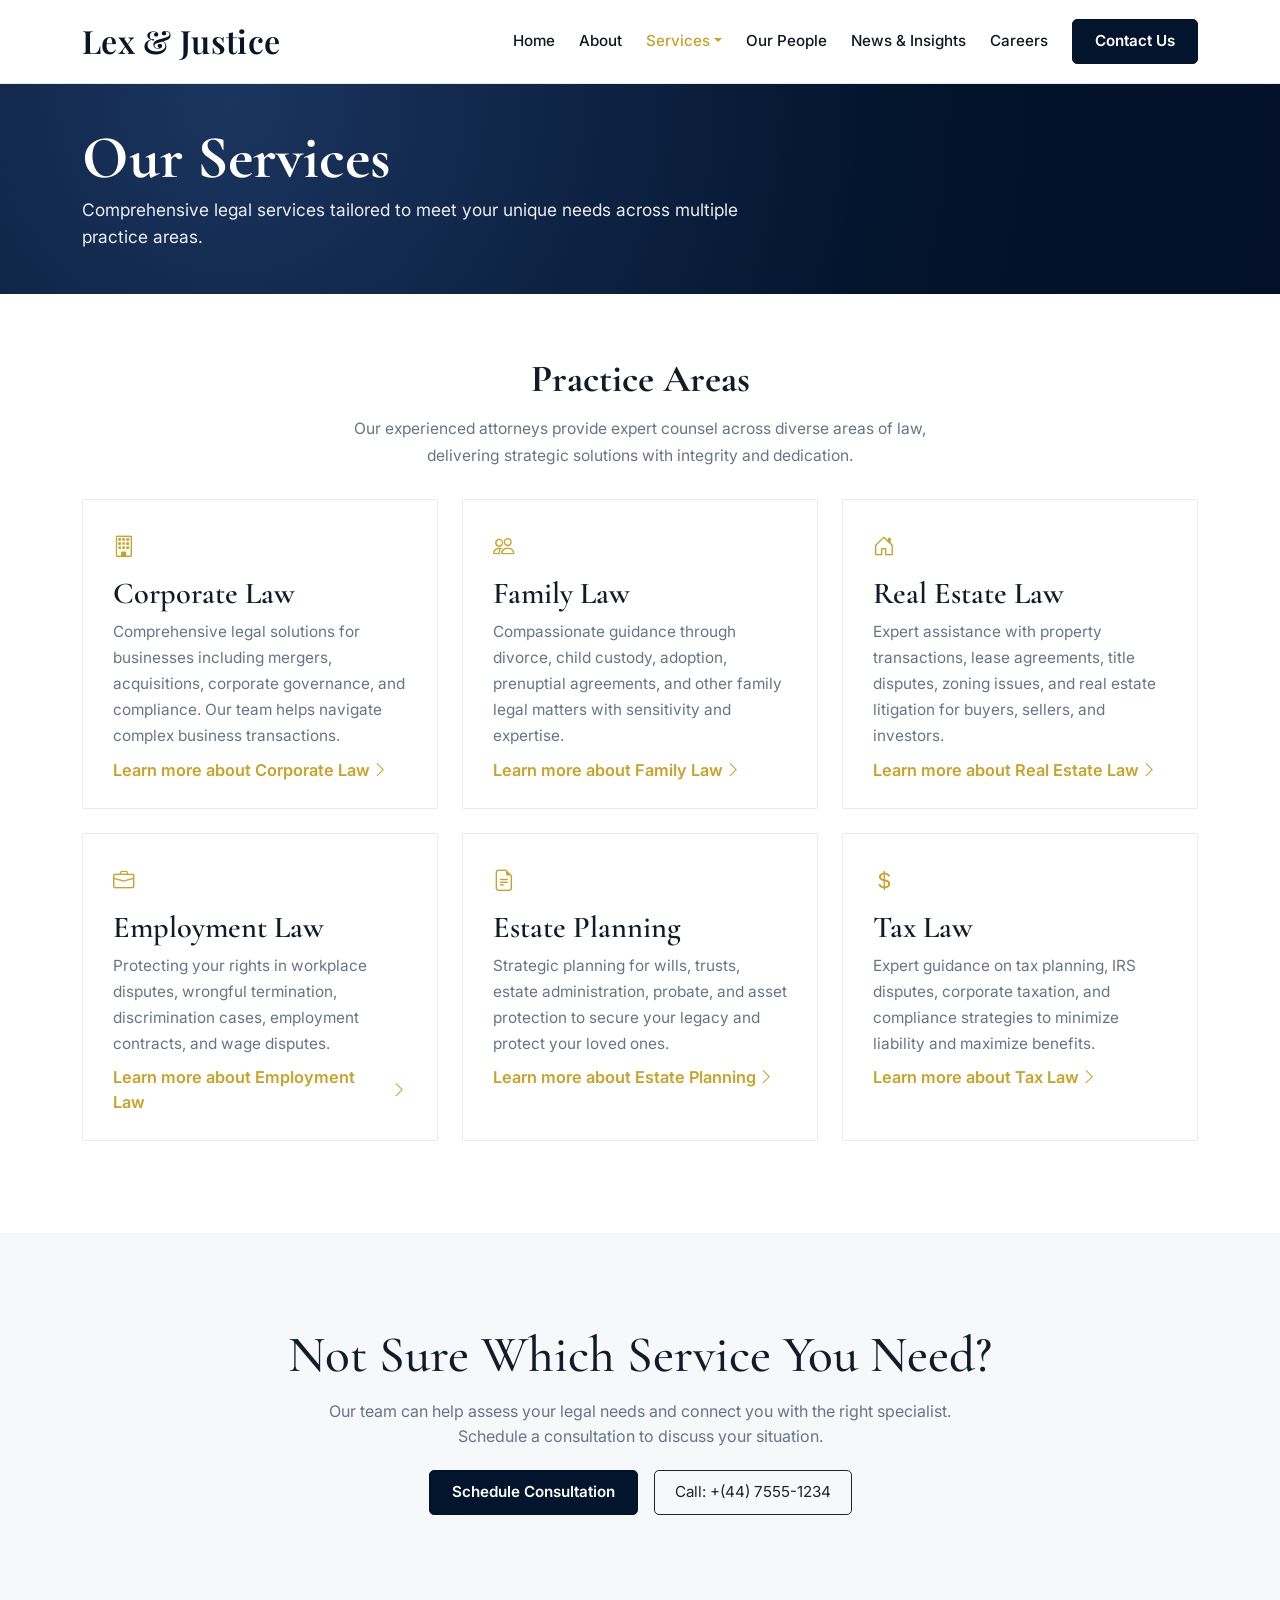
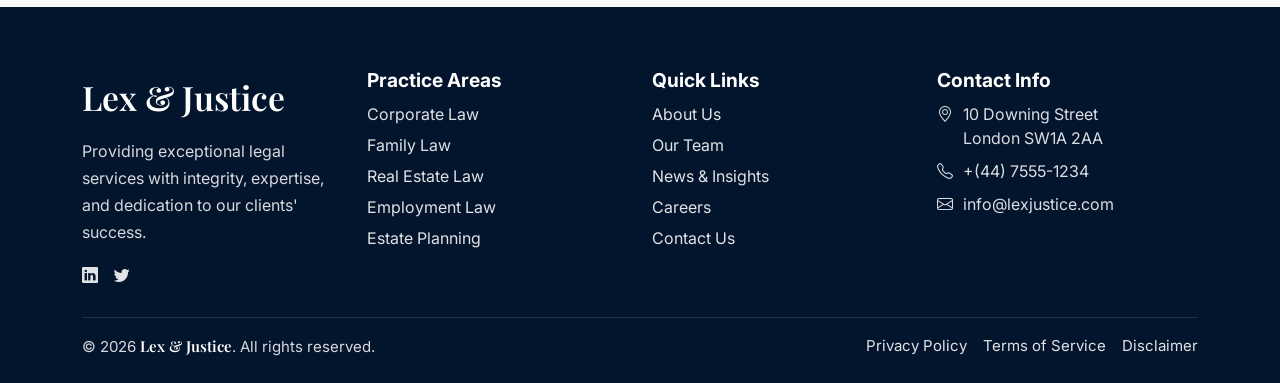
<file: services.html>
<!doctype html>
<html lang="en">
<head>
  <meta charset="utf-8">
  <meta name="viewport" content="width=device-width, initial-scale=1">
  <title>Lex &amp; Justice | Services</title>
  <meta name="description" content="Explore the full range of legal services offered by Lex &amp; Justice, including corporate law, family law, real estate, employment, and more.">
  <link rel="preconnect" href="https://fonts.googleapis.com">
  <link rel="preconnect" href="https://fonts.gstatic.com" crossorigin>
  <link href="https://fonts.googleapis.com/css2?family=Cormorant+Garamond:wght@500;600;700&family=Inter:wght@400;500;600;700&family=Playfair+Display:wght@600&display=swap" rel="stylesheet">
  <link href="https://cdn.jsdelivr.net/npm/bootstrap@5.3.3/dist/css/bootstrap.min.css" rel="stylesheet" integrity="sha384-QWTKZyjpPEjISv5WaRU9OFeRpok6YctnYmDr5pNlyT2bRjXh0JMhjY6hW+ALEwIH" crossorigin="anonymous">
  <link rel="stylesheet" href="https://cdn.jsdelivr.net/npm/bootstrap-icons@1.11.3/font/bootstrap-icons.min.css" media="print" onload="this.media='all'">
  <noscript><link rel="stylesheet" href="https://cdn.jsdelivr.net/npm/bootstrap-icons@1.11.3/font/bootstrap-icons.min.css"></noscript>
  <link rel="stylesheet" href="css/style.css">
</head>
<body>
  <!-- Sticky navbar: stays pinned to the top while scrolling and collapses into a hamburger menu on smaller screens. The Services item opens a dropdown linking into each practice area. This whole navbar is repeated on every page; only the "active" class moves to mark the current page. -->
  <header>
    <nav class="navbar navbar-expand-lg navbar-light bg-white main-navbar sticky-top border-bottom">
      <div class="container">
        <a class="navbar-brand brand-mark brand-font" href="index.html">Lex &amp; Justice</a>
        <button class="navbar-toggler" type="button" data-bs-toggle="collapse" data-bs-target="#mainNavbar" aria-controls="mainNavbar" aria-expanded="false" aria-label="Toggle navigation">
          <span class="navbar-toggler-icon"></span>
        </button>
        <div class="collapse navbar-collapse" id="mainNavbar">
          <ul class="navbar-nav ms-auto align-items-lg-center gap-lg-2">
            <li class="nav-item"><a class="nav-link" href="index.html">Home</a></li>
            <li class="nav-item"><a class="nav-link" href="about.html">About</a></li>
            <li class="nav-item dropdown">
              <a class="nav-link dropdown-toggle active" href="services.html" role="button" data-bs-toggle="dropdown" aria-expanded="false">Services</a>
              <ul class="dropdown-menu">
                <li><a class="dropdown-item" href="practice-area-detail.html">Corporate Law</a></li>
                <li><a class="dropdown-item" href="practice-area-detail.html">Family Law</a></li>
                <li><a class="dropdown-item" href="practice-area-detail.html">Real Estate Law</a></li>
                <li><a class="dropdown-item" href="practice-area-detail.html">Employment Law</a></li>
                <li><a class="dropdown-item" href="practice-area-detail.html">Estate Planning</a></li>
                <li><a class="dropdown-item" href="practice-area-detail.html">Tax Law</a></li>
                <li><hr class="dropdown-divider"></li>
                <li><a class="dropdown-item" href="services.html">All Services</a></li>
              </ul>
            </li>
            <li class="nav-item"><a class="nav-link" href="team.html">Our People</a></li>
            <li class="nav-item"><a class="nav-link" href="news.html">News &amp; Insights</a></li>
            <li class="nav-item"><a class="nav-link" href="careers.html">Careers</a></li>
          </ul>
          <a href="contact.html" class="btn btn-primary btn-nav mt-3 mt-lg-0 ms-lg-3">Contact Us</a>
        </div>
      </div>
    </nav>
  </header>

  <main>
    <!-- Services hero: short variant used by all the inner pages (services, team, news, careers, contact). Same dark gradient as the home hero but at a reduced height. -->
    <section class="services-hero">
      <div class="container">
        <div class="hero-content services-hero-content">
          <h1>Our Services</h1>
          <p>Comprehensive legal services tailored to meet your unique needs across multiple practice areas.</p>
        </div>
      </div>
    </section>

    <!-- Practice areas grid: full set of six service cards (the home page only shows the first four). Same .practice-card markup as the home page, just laid out 3-up on desktop instead of 4-up. -->
    <section class="section-space practice-section services-practice-section">
      <div class="container">
        <div class="section-heading text-center">
          <h2>Practice Areas</h2>
          <p>Our experienced attorneys provide expert counsel across diverse areas of law, delivering strategic solutions with integrity and dedication.</p>
        </div>
        <div class="row g-4">
          <div class="col-md-6 col-lg-4">
            <article class="card practice-card h-100">
              <div class="card-body">
                <span class="card-icon"><i class="bi bi-building" aria-hidden="true"></i></span>
                <h3>Corporate Law</h3>
                <p>Comprehensive legal solutions for businesses including mergers, acquisitions, corporate governance, and compliance. Our team helps navigate complex business transactions.</p>
                <a href="practice-area-detail.html" class="text-link">Learn more about Corporate Law <i class="bi bi-chevron-right" aria-hidden="true"></i></a>
              </div>
            </article>
          </div>
          <div class="col-md-6 col-lg-4">
            <article class="card practice-card h-100">
              <div class="card-body">
                <span class="card-icon"><i class="bi bi-people" aria-hidden="true"></i></span>
                <h3>Family Law</h3>
                <p>Compassionate guidance through divorce, child custody, adoption, prenuptial agreements, and other family legal matters with sensitivity and expertise.</p>
                <a href="practice-area-detail.html" class="text-link">Learn more about Family Law <i class="bi bi-chevron-right" aria-hidden="true"></i></a>
              </div>
            </article>
          </div>
          <div class="col-md-6 col-lg-4">
            <article class="card practice-card h-100">
              <div class="card-body">
                <span class="card-icon"><i class="bi bi-house-door" aria-hidden="true"></i></span>
                <h3>Real Estate Law</h3>
                <p>Expert assistance with property transactions, lease agreements, title disputes, zoning issues, and real estate litigation for buyers, sellers, and investors.</p>
                <a href="practice-area-detail.html" class="text-link">Learn more about Real Estate Law <i class="bi bi-chevron-right" aria-hidden="true"></i></a>
              </div>
            </article>
          </div>
          <div class="col-md-6 col-lg-4">
            <article class="card practice-card h-100">
              <div class="card-body">
                <span class="card-icon"><i class="bi bi-briefcase" aria-hidden="true"></i></span>
                <h3>Employment Law</h3>
                <p>Protecting your rights in workplace disputes, wrongful termination, discrimination cases, employment contracts, and wage disputes.</p>
                <a href="practice-area-detail.html" class="text-link">Learn more about Employment Law <i class="bi bi-chevron-right" aria-hidden="true"></i></a>
              </div>
            </article>
          </div>
          <div class="col-md-6 col-lg-4">
            <article class="card practice-card h-100">
              <div class="card-body">
                <span class="card-icon"><i class="bi bi-file-earmark-text" aria-hidden="true"></i></span>
                <h3>Estate Planning</h3>
                <p>Strategic planning for wills, trusts, estate administration, probate, and asset protection to secure your legacy and protect your loved ones.</p>
                <a href="practice-area-detail.html" class="text-link">Learn more about Estate Planning <i class="bi bi-chevron-right" aria-hidden="true"></i></a>
              </div>
            </article>
          </div>
          <div class="col-md-6 col-lg-4">
            <article class="card practice-card h-100">
              <div class="card-body">
                <span class="card-icon"><i class="bi bi-currency-dollar" aria-hidden="true"></i></span>
                <h3>Tax Law</h3>
                <p>Expert guidance on tax planning, IRS disputes, corporate taxation, and compliance strategies to minimize liability and maximize benefits.</p>
                <a href="practice-area-detail.html" class="text-link">Learn more about Tax Law <i class="bi bi-chevron-right" aria-hidden="true"></i></a>
              </div>
            </article>
          </div>
        </div>
      </div>
    </section>

    <!-- Help / fallback CTA: catches users who don't know which service they need. Two side-by-side buttons (consultation + phone) that stack on small screens. -->
    <section class="section-space section-muted services-help-section">
      <div class="container text-center">
        <h2>Not Sure Which Service You Need?</h2>
        <p>Our team can help assess your legal needs and connect you with the right specialist. Schedule a consultation to discuss your situation.</p>
        <div class="d-flex flex-column flex-sm-row justify-content-center gap-3">
          <a href="contact.html" class="btn btn-primary btn-nav">Schedule Consultation</a>
          <a href="tel:+12125551234" class="btn btn-outline-dark services-call-btn">Call: +(44) 7555-1234</a>
        </div>
      </div>
    </section>
  </main>

  <!-- Footer: 4-column layout — brand & socials, practice areas, quick links, and contact info — followed by a thin bar with the copyright and legal links. Same footer is used on every page. -->
  <footer class="footer-section">
    <div class="container">
      <div class="row g-4 gy-lg-0">
        <div class="col-md-6 col-lg-3">
          <p class="brand-font footer-brand-name">Lex &amp; Justice</p>
          <p>Providing exceptional legal services with integrity, expertise, and dedication to our clients' success.</p>
          <div class="d-flex gap-3 social-links">
            <a href="https://www.linkedin.com/in/behramaras/" aria-label="LinkedIn"><i class="bi bi-linkedin" aria-hidden="true"></i></a>
            <a href="under-construction.html" aria-label="Twitter"><i class="bi bi-twitter" aria-hidden="true"></i></a>
          </div>
        </div>
        <div class="col-md-6 col-lg-3">
          <h2 class="footer-col-title">Practice Areas</h2>
          <ul class="list-unstyled footer-links">
            <li><a href="practice-area-detail.html">Corporate Law</a></li>
            <li><a href="practice-area-detail.html">Family Law</a></li>
            <li><a href="practice-area-detail.html">Real Estate Law</a></li>
            <li><a href="practice-area-detail.html">Employment Law</a></li>
            <li><a href="practice-area-detail.html">Estate Planning</a></li>
          </ul>
        </div>
        <div class="col-md-6 col-lg-3">
          <h2 class="footer-col-title">Quick Links</h2>
          <ul class="list-unstyled footer-links">
            <li><a href="about.html">About Us</a></li>
            <li><a href="team.html">Our Team</a></li>
            <li><a href="news.html">News &amp; Insights</a></li>
            <li><a href="careers.html">Careers</a></li>
            <li><a href="contact.html">Contact Us</a></li>
          </ul>
        </div>
        <div class="col-md-6 col-lg-3">
          <h2 class="footer-col-title">Contact Info</h2>
          <ul class="list-unstyled footer-contact">
            <li><i class="bi bi-geo-alt" aria-hidden="true"></i><span>10 Downing Street<br>London SW1A 2AA</span></li>
            <li><i class="bi bi-telephone" aria-hidden="true"></i><span>+(44) 7555-1234</span></li>
            <li><i class="bi bi-envelope" aria-hidden="true"></i><span>info@lexjustice.com</span></li>
          </ul>
        </div>
      </div>
      <div class="footer-bottom d-flex flex-column flex-md-row justify-content-between align-items-start align-items-md-center gap-2">
        <p class="mb-0">&copy; 2026 <span class="brand-font">Lex &amp; Justice</span>. All rights reserved.</p>
        <div class="d-flex gap-3">
          <a href="under-construction.html">Privacy Policy</a>
          <a href="under-construction.html">Terms of Service</a>
          <a href="under-construction.html">Disclaimer</a>
        </div>
      </div>
    </div>
  </footer>

  <!-- Bootstrap bundle drives the navbar collapse, dropdowns and any modals. UserWay adds an accessibility menu — pinned to the bottom-right via CSS so it doesn't clash with the sticky navbar. -->
  <script src="https://cdn.jsdelivr.net/npm/bootstrap@5.3.3/dist/js/bootstrap.bundle.min.js" integrity="sha384-YvpcrYf0tY3lHB60NNkmXc5s9fDVZLESaAA55NDzOxhy9GkcIdslK1eN7N6jIeHz" crossorigin="anonymous" defer></script>
  <script src="https://cdn.userway.org/widget.js" data-account="FREE"></script>
</body>
</html>
</file>
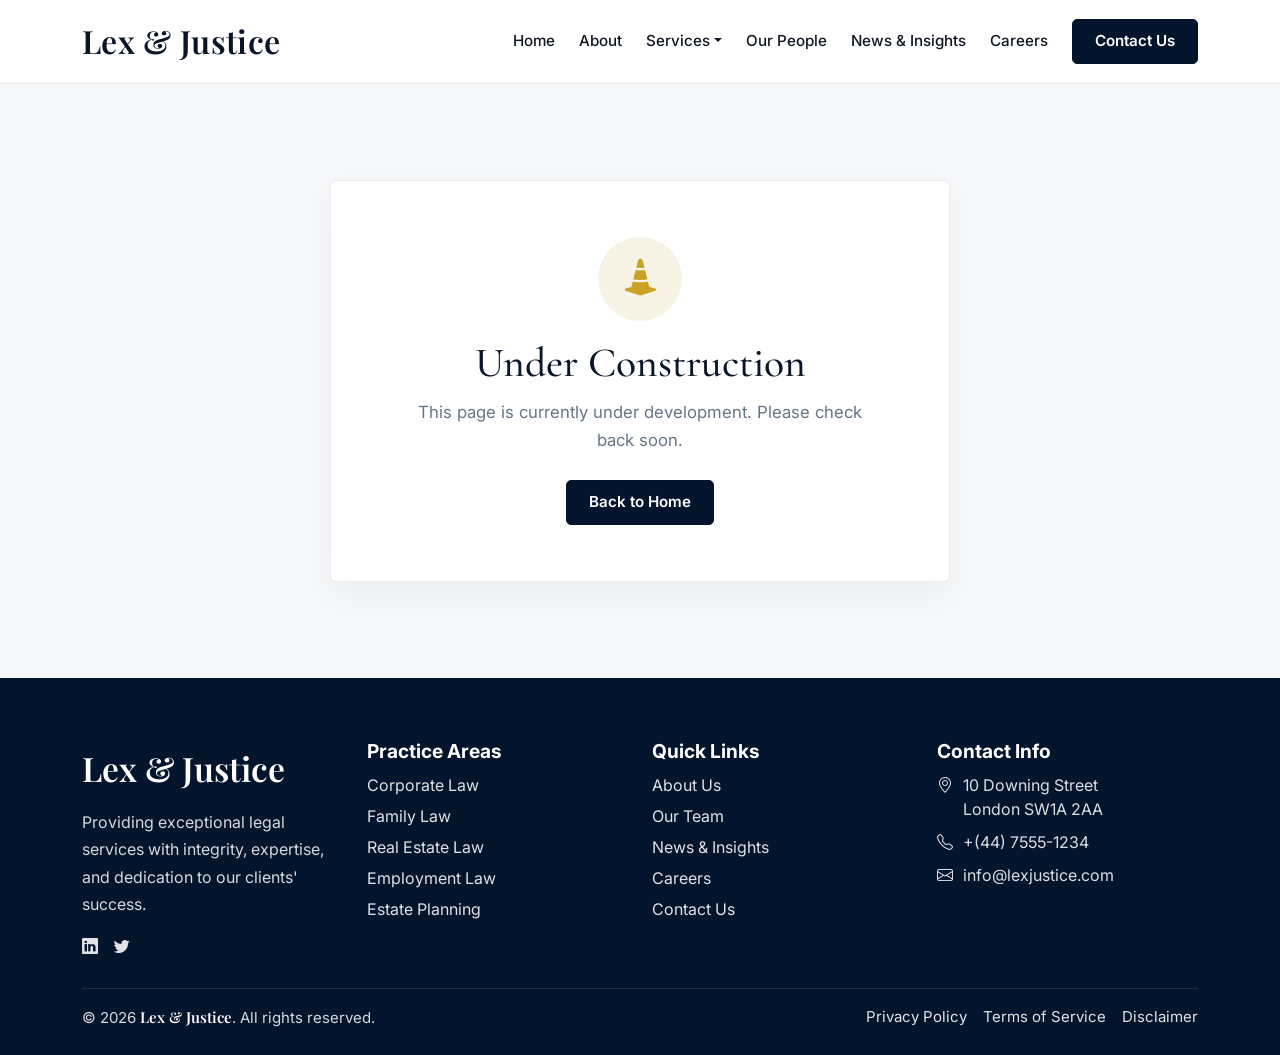
<file: under-construction.html>
<!doctype html>
<html lang="en">
<head>
  <meta charset="utf-8">
  <meta name="viewport" content="width=device-width, initial-scale=1">
  <title>Lex &amp; Justice | Under Construction</title>
  <meta name="description" content="This page is currently under construction. Please check back soon or return to the Lex &amp; Justice homepage.">
  <link rel="preconnect" href="https://fonts.googleapis.com">
  <link rel="preconnect" href="https://fonts.gstatic.com" crossorigin>
  <link href="https://fonts.googleapis.com/css2?family=Cormorant+Garamond:wght@500;600;700&family=Inter:wght@400;500;600;700&family=Playfair+Display:wght@600&display=swap" rel="stylesheet">
  <link href="https://cdn.jsdelivr.net/npm/bootstrap@5.3.3/dist/css/bootstrap.min.css" rel="stylesheet" integrity="sha384-QWTKZyjpPEjISv5WaRU9OFeRpok6YctnYmDr5pNlyT2bRjXh0JMhjY6hW+ALEwIH" crossorigin="anonymous">
  <link rel="stylesheet" href="https://cdn.jsdelivr.net/npm/bootstrap-icons@1.11.3/font/bootstrap-icons.min.css" media="print" onload="this.media='all'">
  <noscript><link rel="stylesheet" href="https://cdn.jsdelivr.net/npm/bootstrap-icons@1.11.3/font/bootstrap-icons.min.css"></noscript>
  <link rel="stylesheet" href="css/style.css">
</head>
<body>
  <!-- Sticky navbar: stays pinned to the top while scrolling and collapses into a hamburger menu on smaller screens. The Services item opens a dropdown linking into each practice area. This whole navbar is repeated on every page; only the "active" class moves to mark the current page. -->
  <header>
    <nav class="navbar navbar-expand-lg navbar-light bg-white main-navbar sticky-top border-bottom">
      <div class="container">
        <a class="navbar-brand brand-mark brand-font" href="index.html">Lex &amp; Justice</a>
        <button class="navbar-toggler" type="button" data-bs-toggle="collapse" data-bs-target="#mainNavbar" aria-controls="mainNavbar" aria-expanded="false" aria-label="Toggle navigation">
          <span class="navbar-toggler-icon"></span>
        </button>
        <div class="collapse navbar-collapse" id="mainNavbar">
          <ul class="navbar-nav ms-auto align-items-lg-center gap-lg-2">
            <li class="nav-item"><a class="nav-link" href="index.html">Home</a></li>
            <li class="nav-item"><a class="nav-link" href="about.html">About</a></li>
            <li class="nav-item dropdown">
              <a class="nav-link dropdown-toggle" href="services.html" role="button" data-bs-toggle="dropdown" aria-expanded="false">Services</a>
              <ul class="dropdown-menu">
                <li><a class="dropdown-item" href="practice-area-detail.html">Corporate Law</a></li>
                <li><a class="dropdown-item" href="practice-area-detail.html">Family Law</a></li>
                <li><a class="dropdown-item" href="practice-area-detail.html">Real Estate Law</a></li>
                <li><a class="dropdown-item" href="practice-area-detail.html">Employment Law</a></li>
                <li><a class="dropdown-item" href="practice-area-detail.html">Estate Planning</a></li>
                <li><a class="dropdown-item" href="practice-area-detail.html">Tax Law</a></li>
                <li><hr class="dropdown-divider"></li>
                <li><a class="dropdown-item" href="services.html">All Services</a></li>
              </ul>
            </li>
            <li class="nav-item"><a class="nav-link" href="team.html">Our People</a></li>
            <li class="nav-item"><a class="nav-link" href="news.html">News &amp; Insights</a></li>
            <li class="nav-item"><a class="nav-link" href="careers.html">Careers</a></li>
          </ul>
          <a href="contact.html" class="btn btn-primary btn-nav mt-3 mt-lg-0 ms-lg-3">Contact Us</a>
        </div>
      </div>
    </nav>
  </header>

  <main>
    <!-- Placeholder page used as the link target for everything that isn't built yet (Privacy Policy, Terms, social links, individual articles, job posts, etc.). The .under-construction-section uses min-height: calc(100vh - navbar - footer) so the card stays vertically centred even on tall viewports. -->
    <section class="under-construction-section">
      <div class="container">
        <div class="under-construction-card">
          <div class="under-construction-icon" aria-hidden="true">
            <i class="bi bi-cone-striped" aria-hidden="true"></i>
          </div>
          <h1>Under Construction</h1>
          <p>This page is currently under development. Please check back soon.</p>
          <div class="under-construction-actions">
            <a href="index.html" class="btn btn-primary btn-nav">Back to Home</a>
          </div>
        </div>
      </div>
    </section>
  </main>

  <!-- Footer: 4-column layout — brand & socials, practice areas, quick links, and contact info — followed by a thin bar with the copyright and legal links. Same footer is used on every page. -->
  <footer class="footer-section">
    <div class="container">
      <div class="row g-4 gy-lg-0">
        <div class="col-md-6 col-lg-3">
          <p class="brand-font footer-brand-name">Lex &amp; Justice</p>
          <p>Providing exceptional legal services with integrity, expertise, and dedication to our clients' success.</p>
          <div class="d-flex gap-3 social-links">
            <a href="https://www.linkedin.com/in/behramaras/" aria-label="LinkedIn"><i class="bi bi-linkedin" aria-hidden="true"></i></a>
            <a href="under-construction.html" aria-label="Twitter"><i class="bi bi-twitter" aria-hidden="true"></i></a>
          </div>
        </div>
        <div class="col-md-6 col-lg-3">
          <h2 class="footer-col-title">Practice Areas</h2>
          <ul class="list-unstyled footer-links">
            <li><a href="practice-area-detail.html">Corporate Law</a></li>
            <li><a href="practice-area-detail.html">Family Law</a></li>
            <li><a href="practice-area-detail.html">Real Estate Law</a></li>
            <li><a href="practice-area-detail.html">Employment Law</a></li>
            <li><a href="practice-area-detail.html">Estate Planning</a></li>
          </ul>
        </div>
        <div class="col-md-6 col-lg-3">
          <h2 class="footer-col-title">Quick Links</h2>
          <ul class="list-unstyled footer-links">
            <li><a href="about.html">About Us</a></li>
            <li><a href="team.html">Our Team</a></li>
            <li><a href="news.html">News &amp; Insights</a></li>
            <li><a href="careers.html">Careers</a></li>
            <li><a href="contact.html">Contact Us</a></li>
          </ul>
        </div>
        <div class="col-md-6 col-lg-3">
          <h2 class="footer-col-title">Contact Info</h2>
          <ul class="list-unstyled footer-contact">
            <li><i class="bi bi-geo-alt" aria-hidden="true"></i><span>10 Downing Street<br>London SW1A 2AA</span></li>
            <li><i class="bi bi-telephone" aria-hidden="true"></i><span>+(44) 7555-1234</span></li>
            <li><i class="bi bi-envelope" aria-hidden="true"></i><span>info@lexjustice.com</span></li>
          </ul>
        </div>
      </div>
      <div class="footer-bottom d-flex flex-column flex-md-row justify-content-between align-items-start align-items-md-center gap-2">
        <p class="mb-0">&copy; 2026 <span class="brand-font">Lex &amp; Justice</span>. All rights reserved.</p>
        <div class="d-flex gap-3">
          <a href="under-construction.html">Privacy Policy</a>
          <a href="under-construction.html">Terms of Service</a>
          <a href="under-construction.html">Disclaimer</a>
        </div>
      </div>
    </div>
  </footer>

  <!-- Bootstrap bundle drives the navbar collapse, dropdowns and any modals. UserWay adds an accessibility menu — pinned to the bottom-right via CSS so it doesn't clash with the sticky navbar. -->
  <script src="https://cdn.jsdelivr.net/npm/bootstrap@5.3.3/dist/js/bootstrap.bundle.min.js" integrity="sha384-YvpcrYf0tY3lHB60NNkmXc5s9fDVZLESaAA55NDzOxhy9GkcIdslK1eN7N6jIeHz" crossorigin="anonymous" defer></script>
  <script src="https://cdn.userway.org/widget.js" data-account="FREE"></script>
</body>
</html>
</file>
<file: css/style.css>
/* =====================================================
   Lex & Justice — site stylesheet
   Loaded after Bootstrap so any rule in here intentionally
   overrides a Bootstrap default. Layout is built on
   Bootstrap's grid + utility classes; everything below is
   the brand layer (colours, fonts, hero, cards, etc.).
   ===================================================== */

/* ===== DESIGN TOKENS ===== */
/* Colour palette + shared tokens used across every page.
   Anything brand-related should live here so the whole site
   can be re-themed by editing this one block. Naming
   follows shade weights (50 = lightest, 950 = darkest). */
:root {
  --navy-950: #03142d;
  --navy-900: #061b3a;
  --navy-700: #1f3557;
  --gold-500: #c9a227;
  --gold-300: #dfd39f;
  --text-900: #1d2733;
  --text-600: #667586;
  --line-200: #e7ebef;
  --bg-soft: #f7f8fa;
  --white: #ffffff;
}

/* ===== BASE TYPOGRAPHY ===== */
/* Inter is the UI/body face, Cormorant Garamond is used for
   headings, and Playfair Display is reserved for the
   "Lex & Justice" wordmark. The wordmark uses !important so
   that nested contexts (e.g. links, dark backgrounds) can't
   accidentally restyle it; the footer overrides it back to
   white further down. */
body {
  font-family: "Inter", sans-serif;
  color: var(--text-900);
  background-color: var(--white);
}

h1,
h2,
h3,
h4,
h5,
.brand-mark {
  font-family: "Cormorant Garamond", serif;
  color: #111c2a;
}

.brand-font {
  font-family: "Playfair Display", serif !important;
  font-weight: 600 !important;
  color: #0a1628 !important;
}

.footer-section .brand-font,
.footer-bottom .brand-font {
  color: #ffffff !important;
}

/* ===== LAYOUT HELPERS ===== */
/* .section-space gives every <section> the same vertical
   rhythm. .section-muted swaps the white background out for
   the soft grey band used to alternate sections.
   .section-heading centres the title + intro line that sits
   at the top of most sections. */
.section-space {
  padding: 92px 0;
}

.section-muted {
  background-color: var(--bg-soft);
}

.section-heading h2 {
  font-size: clamp(2rem, 3vw, 3rem);
  font-weight: 700;
  margin-bottom: 14px;
}

.section-heading p {
  color: var(--text-600);
  max-width: 640px;
  margin: 0 auto 30px;
  font-size: 0.975rem;
  line-height: 1.7;
}

/* ===== NAVBAR ===== */
/* Very high z-index needed to keep the sticky navbar above
   the UserWay accessibility widget — UserWay injects its
   own button at near-max z-index, and without this it would
   render on top of the dropdown when scrolling. */
.main-navbar {
  min-height: 84px;
  border-color: #e8ebee !important;
  z-index: 2147483000 !important;
}

.brand-mark {
  font-size: 2rem;
  font-weight: 700;
  letter-spacing: 0.01em;
  line-height: 1;
}

.navbar .nav-link {
  color: #101722;
  font-size: 0.95rem;
  font-weight: 500;
  padding: 0.6rem 0.8rem;
  border-radius: 4px;
  transition: all 0.3s ease;
}

.navbar .nav-link:hover,
.navbar .nav-link:focus {
  color: #fff;
  background-color: var(--gold-500);
}

.navbar .nav-link.active {
  color: var(--gold-500);
}

.navbar .nav-link.dropdown-toggle.show,
.navbar .nav-link.dropdown-toggle.show:focus,
.navbar .nav-link.dropdown-toggle.show:hover {
  background-color: var(--gold-500);
  color: #0a1628;
}

.navbar .dropdown-menu {
  border-color: #e7ebef;
}

.navbar .dropdown-item {
  font-size: 0.94rem;
  color: #101722;
  transition: all 0.3s ease;
}

.navbar .dropdown-item:hover,
.navbar .dropdown-item:focus {
  background-color: var(--gold-500);
  color: #0a1628;
}

/* ===== BUTTONS ===== */
/* .btn-nav is the dark navy "Contact Us" pill in the navbar
   and the default primary button across the site. The
   .active / :active overrides below stop Bootstrap from
   swapping it to its built-in pressed-state colours. */
.btn-nav {
  border-radius: 5px;
  background-color: var(--navy-950);
  border-color: var(--navy-950);
  color: #fff;
  padding: 10px 22px;
  font-size: 0.95rem;
  font-weight: 600;
  transition: all 0.3s ease;
}

.btn-nav.active,
.btn-nav:active,
.btn-nav.show,
.btn-check:checked + .btn-nav,
.btn-check:active + .btn-nav {
  background-color: var(--navy-950) !important;
  border-color: var(--navy-950) !important;
  color: #fff !important;
}

/* ===== HOME HERO ===== */
/* Radial gradient anchored top-left so the side where the
   headline sits is the lighter spot. The huge ⚖ glyph in
   ::after is purely decorative — kept very low opacity so
   it reads as a watermark rather than competing with the
   text. */
.hero-section {
  background: radial-gradient(circle at 18% 10%, #1c355f 0%, var(--navy-950) 60%, #031028 100%);
  min-height: 620px;
  display: flex;
  align-items: center;
  position: relative;
  overflow: hidden;
}

.hero-section::after {
  content: "\2696";
  position: absolute;
  right: 8%;
  bottom: 45px;
  font-size: 20rem;
  color: rgba(255, 255, 255, 0.09);
  line-height: 1;
}

.hero-content {
  max-width: 760px;
  position: relative;
  z-index: 1;
}

.hero-content h1 {
  color: #fff;
  font-size: clamp(2.8rem, 6vw, 5rem);
  font-weight: 700;
  line-height: 1.02;
  margin-bottom: 22px;
}

.hero-content h1 .hero-line {
  display: block;
}

/* Keep the second line ("You Can Trust") on a single line
   at desktop widths so the headline reads as two clean
   rows. The mobile media query below releases this so
   nothing overflows on narrow screens. */
.hero-content h1 .hero-line:last-child {
  white-space: nowrap;
}

.hero-content p {
  color: rgba(255, 255, 255, 0.9);
  font-size: 1.48rem;
  line-height: 1.65;
  max-width: 760px;
  margin-bottom: 34px;
}

.btn-hero {
  border-radius: 6px;
  font-size: 1rem;
  font-weight: 600;
  padding: 12px 28px;
  transition: all 0.3s ease;
}

/* Global hover state — every .btn turns gold on hover/focus.
   Done in one place rather than per-variant so all buttons
   (navy, white, outline) share the same hover identity. */
.btn:hover,
.btn:focus {
  background-color: var(--gold-500) !important;
  border-color: var(--gold-500) !important;
  color: #fff !important;
}

/* ===== STATS STRIP ===== */
/* Tighter vertical padding than .section-space so the strip
   reads as a slim band sitting directly under the hero,
   rather than as a full section. */
.stats-section {
  padding: 38px 0;
  background-color: var(--bg-soft);
}

.stats-section h3 {
  color: var(--gold-500);
  font-size: clamp(2rem, 4vw, 2.8rem);
  font-weight: 700;
  margin-bottom: 4px;
}

.stats-section p {
  font-size: 1rem;
  color: var(--text-600);
  margin: 0;
}

/* ===== WHY CHOOSE US / FEATURE CARDS ===== */
/* Round gold-tinted icon circle reused inside feature
   cards, mission items and the "under construction" page. */
.why-section .feature-icon {
  width: 56px;
  height: 56px;
  border-radius: 50%;
  margin: 0 auto 18px;
  background-color: #f7f4e6;
  color: var(--gold-500);
  display: grid;
  place-items: center;
  font-size: 1.35rem;
}

.why-section h4 {
  font-size: 1.7rem;
  font-weight: 600;
  margin-bottom: 9px;
}

.why-section p {
  color: var(--text-600);
  font-size: 0.96rem;
  line-height: 1.7;
  max-width: 300px;
  margin: 0 auto;
}

.feature-card {
  border: 1px solid var(--line-200);
  border-radius: 2px;
  background-color: #fff;
  transition: transform 0.2s ease, box-shadow 0.2s ease, border-color 0.2s ease;
}

.feature-card .card-body {
  padding: 26px 20px;
}

.feature-card:hover {
  transform: translateY(-4px);
  border-color: #ddd5b5;
  box-shadow: 0 12px 26px rgba(12, 27, 52, 0.08);
}

/* ===== TESTIMONIAL & PRACTICE CARDS ===== */
/* Both card variants share the same border, hover lift and
   gold-tinted hover border. Defined together so there's a
   single source of truth for the card hover behaviour. */
.testimonial-card,
.practice-card {
  border: 1px solid var(--line-200);
  border-radius: 2px;
  transition: transform 0.2s ease, box-shadow 0.2s ease, border-color 0.2s ease;
}

.testimonial-card:hover,
.practice-card:hover {
  transform: translateY(-4px);
  border-color: #ddd5b5;
  box-shadow: 0 12px 26px rgba(12, 27, 52, 0.08);
}

.testimonial-card .card-body,
.practice-card .card-body {
  padding: 30px 30px 26px;
}

.quote-mark {
  color: var(--gold-500);
  font-size: 1.8rem;
  display: inline-block;
  margin-bottom: 14px;
}

.testimonial-card p {
  color: var(--text-600);
  line-height: 1.65;
  margin-bottom: 22px;
  font-size: 0.98rem;
}

.testimonial-card .testimonial-author {
  font-family: "Inter", sans-serif;
  font-size: 1.05rem;
  font-weight: 700;
  margin: 0 0 2px;
}

.testimonial-card small {
  color: var(--text-600);
  font-size: 0.92rem;
}

.practice-card .card-icon {
  color: var(--gold-500);
  font-size: 1.35rem;
  margin-bottom: 14px;
  display: inline-block;
}

.practice-card h3 {
  font-size: 1.8rem;
  font-weight: 600;
  margin-bottom: 6px;
}

.practice-card p {
  color: var(--text-600);
  line-height: 1.7;
  margin-bottom: 8px;
  font-size: 0.96rem;
}

/* ===== INLINE GOLD LINK ===== */
/* Used for the "Learn more →" / "View all services →"
   style links inside cards and sidebars. Slight horizontal
   nudge on hover for a subtle "leading the eye" cue. */
.text-link {
  color: var(--gold-500);
  text-decoration: none;
  font-size: 1.02rem;
  font-weight: 600;
  display: inline-flex;
  gap: 2px;
  align-items: center;
  transition: color 0.2s ease, transform 0.2s ease;
}

.text-link:hover {
  color: #af9440;
  transform: translateX(2px);
}

/* ===== CLOSING CTA BAND ===== */
/* Dark navy band that closes most pages, mirroring the hero
   so the page feels bookended. The thick translucent white
   bottom border separates it visually from the footer. */
.cta-section {
  background-color: var(--navy-950);
  color: #fff;
  border-top: 0;
  border-bottom: 3px solid rgba(255, 255, 255, 0.7);
}

.cta-section h2 {
  font-size: clamp(2.8rem, 6vw, 4.1rem);
  color: #fff;
  margin-bottom: 14px;
}

.cta-section p {
  font-size: clamp(1.1rem, 2.2vw, 1.55rem);
  color: rgba(255, 255, 255, 0.9);
  margin-bottom: 34px;
}

/* ===== FOOTER ===== */
/* Same navy as the hero/CTA. Text is intentionally a slightly
   muted white (rgba 0.84) so body copy doesn't compete with
   the column titles, which are pure white for hierarchy. */
.footer-section {
  background-color: var(--navy-950);
  color: #fff;
  padding: 62px 0 24px;
}

.footer-section .footer-brand-name {
  color: #fff;
  font-size: 2.1rem;
  margin-bottom: 12px;
}

.footer-section .footer-col-title {
  color: #fff;
  font-family: "Inter", sans-serif;
  font-size: 1.2rem;
  font-weight: 700;
  margin-top: 0;
  margin-bottom: 10px;
}

.footer-section p {
  color: rgba(255, 255, 255, 0.84);
  line-height: 1.7;
}

.social-links a,
.footer-links a,
.footer-bottom a {
  color: rgba(255, 255, 255, 0.88);
  text-decoration: none;
  transition: color 0.2s ease;
}

.social-links a:hover,
.footer-links a:hover,
.footer-bottom a:hover {
  color: var(--gold-300);
}

.footer-links li {
  margin-bottom: 7px;
}

.footer-contact li {
  display: flex;
  gap: 10px;
  margin-bottom: 9px;
  color: rgba(255, 255, 255, 0.86);
}

.footer-bottom {
  margin-top: 30px;
  border-top: 1px solid rgba(255, 255, 255, 0.12);
  padding-top: 16px;
  font-size: 0.94rem;
}

.footer-bottom p {
  margin: 0;
}

/* ===== RESPONSIVE: GLOBAL ===== */
/* Breakpoints follow Bootstrap's: 991.98px = lg, 575.98px =
   sm. Sticking to those values keeps these rules in sync
   with the grid behaviour we get from Bootstrap's classes. */
@media (max-width: 991.98px) {
  .navbar-collapse {
    padding-top: 0.75rem;
  }

  .navbar .nav-link {
    padding: 0.55rem 0.75rem;
  }

  .hero-section {
    min-height: 520px;
  }

  .hero-content h1 {
    font-size: clamp(2.2rem, 7vw, 3rem);
  }

  .hero-content h1 .hero-line:last-child {
    white-space: normal;
  }

  .hero-content p { font-size: 1rem; line-height: 1.75; }

  .section-space {
    padding: 72px 0;
  }
}

@media (max-width: 575.98px) {
  .main-navbar {
    min-height: 74px;
  }

  .brand-mark {
    font-size: 1.7rem;
  }

  .hero-section::after {
    font-size: 8rem;
    right: 3%;
  }

  .btn-hero {
    width: 100%;
    text-align: center;
  }

  .testimonial-card .card-body,
  .practice-card .card-body {
    padding: 22px 20px;
  }
}

/* ===== ABOUT PAGE ===== */
/* Shorter dark hero variant — same gradient as the home
   hero, just less tall and without CTAs. */
.about-hero {
  background: radial-gradient(circle at 18% 8%, #1b355f 0%, var(--navy-950) 62%, #031028 100%);
  min-height: 310px;
  display: flex;
  align-items: center;
}

.about-hero-content {
  max-width: 720px;
}

.about-hero-content h1 {
  color: #fff;
  font-size: clamp(2.3rem, 4.6vw, 3.5rem);
  line-height: 1.1;
  margin-bottom: 10px;
}

.about-hero-content .brand-font {
  color: #fff !important;
}

.about-hero-content p {
  color: rgba(255, 255, 255, 0.92);
  max-width: 640px;
  font-size: 1.05rem;
  line-height: 1.55;
  margin: 0;
}

.about-story-section h2 {
  font-size: clamp(2.4rem, 4vw, 3.2rem);
  margin-bottom: 16px;
}

.about-story-section p {
  color: var(--text-600);
  line-height: 1.7;
  font-size: 1.04rem;
  margin-bottom: 10px;
}

.about-story-image {
  width: 100%;
  height: 100%;
  min-height: 430px;
  max-height: 520px;
  object-fit: cover;
  border-radius: 4px;
  display: block;
  box-shadow: 0 12px 30px rgba(12, 24, 42, 0.08);
}

.mission-section h4 {
  font-size: 1.95rem;
  margin-bottom: 7px;
}

.mission-section .row > [class*="col-"] {
  display: flex;
}

.mission-item {
  width: 100%;
  display: flex;
  flex-direction: column;
  align-items: center;
  justify-content: flex-start;
  text-align: center;
}

.mission-section p {
  color: var(--text-600);
  font-size: 0.92rem;
  line-height: 1.55;
  max-width: 245px;
  margin: 0 auto;
}

.mission-section .feature-icon {
  width: auto;
  height: auto;
  margin: 0 auto 12px;
  background-color: transparent;
  color: var(--gold-500);
  border: 0;
  font-size: 1.62rem;
  line-height: 1;
  flex: 0 0 26px;
}

.mission-item h3 {
  min-height: 44px;
  display: flex;
  align-items: center;
  justify-content: center;
}

.mission-item p {
  min-height: 86px;
}

.history-section .section-heading p {
  margin-bottom: 34px;
}

/* ===== ABOUT — HISTORY TIMELINE ===== */
/* Each row is a 3-column grid (year | gold dot | text) so
   the dots line up perfectly down the page regardless of
   how long any individual description is. */
.history-timeline {
  max-width: 660px;
}

.history-row {
  display: grid;
  grid-template-columns: 72px 28px 1fr;
  align-items: center;
  column-gap: 10px;
  margin-bottom: 20px;
}

.history-year {
  color: var(--gold-500);
  font-family: "Cormorant Garamond", serif;
  font-size: 2rem;
  font-weight: 700;
  line-height: 1;
}

.history-dot {
  width: 9px;
  height: 9px;
  border-radius: 50%;
  background-color: var(--gold-500);
  justify-self: center;
  box-shadow: 0 0 0 4px rgba(201, 162, 39, 0.12);
}

.history-row p {
  margin: 0;
  color: var(--text-600);
  font-size: 0.99rem;
  line-height: 1.45;
}

/* ===== SHARED TEAM / ABOUT CTA ===== */
/* .team-cta is the muted-band CTA reused by the about page
   (linking to the team) and the team page (linking to
   careers). Same look, different copy. */
.team-cta h2 {
  font-size: clamp(2.6rem, 4.5vw, 3.6rem);
  margin-bottom: 8px;
}

.team-cta.section-space {
  padding-top: 72px;
  padding-bottom: 44px;
}

.team-cta p {
  color: var(--text-600);
  max-width: 560px;
  margin: 0 auto 20px;
  line-height: 1.55;
}

.team-cta .btn-nav {
  min-width: 142px;
}

.about-cta-compact.section-space {
  padding-top: 34px;
}

.about-hero,
.mission-section,
.team-cta {
  border-top: 1px solid #eceff2;
  border-bottom: 1px solid #eceff2;
}

@media (max-width: 991.98px) {
  .about-hero {
    min-height: 270px;
  }

  .about-story-image {
    min-height: 280px;
    max-height: 360px;
  }
}

@media (max-width: 575.98px) {
  .history-row {
    grid-template-columns: 62px 20px 1fr;
    column-gap: 8px;
  }

  .history-year {
    font-size: 1.7rem;
  }
}

/* ===== INNER PAGE HERO + SERVICES PAGE ===== */
/* .services-hero is the shorter dark hero shared by every
   inner page (services, team, news, careers, contact).
   Page-specific classes (.team-hero, .news-hero, etc.)
   simply tweak the min-height. */
.services-hero {
  background: radial-gradient(circle at 18% 8%, #1b355f 0%, var(--navy-950) 62%, #031028 100%);
  min-height: 210px;
  display: flex;
  align-items: center;
}

.services-hero-content {
  max-width: 720px;
}

.services-hero-content h1 {
  color: #fff;
  font-size: clamp(2.7rem, 4.8vw, 3.8rem);
  margin-bottom: 8px;
}

.services-hero-content p {
  color: rgba(255, 255, 255, 0.92);
  font-size: 1.08rem;
  line-height: 1.55;
  max-width: 690px;
  margin: 0;
}

.services-practice-section .practice-card h3 {
  font-size: 1.9rem;
}

.services-practice-section.section-space {
  padding-top: 62px;
}

.services-help-section h2 {
  font-size: clamp(2.2rem, 4vw, 3.25rem);
  margin-bottom: 12px;
}

.services-help-section p {
  color: var(--text-600);
  max-width: 640px;
  margin: 0 auto 20px;
  line-height: 1.6;
}

.services-call-btn {
  border-radius: 5px;
  padding: 10px 20px;
  font-size: 0.95rem;
}

@media (max-width: 991.98px) {
  .services-hero {
    min-height: 180px;
  }
}

/* ===== PRACTICE AREA DETAIL PAGE ===== */
/* Two-column article layout: main content (~65%) on the
   left, sidebar (~35%) on the right. Has its own breadcrumb
   bar above instead of a tall dark hero so the article can
   start higher up the page. */
.practice-detail-main {
  background-color: var(--white);
}

.practice-detail-top {
  background-color: var(--white);
}

.detail-breadcrumb-bar {
  background-color: #f4f6f8;
  border-bottom: 1px solid #e8edf2;
}

.detail-breadcrumb-wrap {
  padding: 18px 0;
}

.detail-breadcrumb-wrap .breadcrumb {
  gap: 6px;
  font-size: 0.76rem;
  letter-spacing: 0.01em;
}

.detail-breadcrumb-wrap .breadcrumb-item,
.detail-breadcrumb-wrap .breadcrumb-item a {
  color: #77879a;
  text-decoration: none;
}

.detail-breadcrumb-wrap .breadcrumb-item.active {
  color: #2a3645;
}

.detail-breadcrumb-wrap .breadcrumb-item + .breadcrumb-item::before {
  color: #9aa7b5;
}

.practice-detail-top {
  padding: 80px 0;
}

.detail-layout-row {
  --bs-gutter-x: 3.25rem;
}

.detail-main-col {
  width: 65%;
}

.detail-side-col {
  width: 35%;
}

.practice-detail-top h1,
.detail-content-block h2,
.faq-block h2,
.success-story-card h3,
.sidebar-contact h3,
.sidebar-related h3 {
  font-family: "Playfair Display", serif;
  font-weight: 700;
  color: #0a1628;
  letter-spacing: -0.01em;
}

.practice-detail-top h1 {
  font-size: clamp(2rem, 3.4vw, 2.6rem);
  margin-bottom: 8px;
  line-height: 1.15;
}

.detail-subtitle {
  color: #6b7989;
  font-size: 1.06rem;
  font-weight: 400;
  margin-bottom: 30px;
}

.detail-content-block h2,
.faq-block h2 {
  font-size: 1.4rem;
  font-weight: 700;
  margin-bottom: 12px;
}

.detail-content-block p,
.success-story-card p,
.faq-block .accordion-body {
  color: #6b7989;
  font-size: 1rem;
  line-height: 1.7;
}

.detail-content-block {
  margin-bottom: 26px;
}

.success-story-card {
  border: 1px solid var(--line-200);
  border-radius: 4px;
  background-color: var(--bg-soft);
  padding: 28px 28px 28px 22px;
  margin-bottom: 38px;
}

.success-story-card h3 {
  font-size: 1.2rem;
  font-weight: 600;
  margin-bottom: 8px;
  color: #0a1628;
}

/* ===== FAQ ACCORDION ===== */
/* Bootstrap's default chevron is replaced with bootstrap-icons
   glyphs (\F286 closed, \F282 open) so the accordion arrow
   matches the rest of the site's icon set. */
.faq-block .accordion-item {
  border: 1px solid var(--line-200);
  border-radius: 4px;
  background-color: var(--bg-soft);
  overflow: hidden;
}

.faq-block .accordion-item + .accordion-item {
  margin-top: 12px;
}

.faq-block .accordion-collapse {
  transition: height 0.35s ease;
}

.faq-block .accordion-button {
  font-weight: 600;
  color: #1b2736;
  background-color: var(--bg-soft);
  font-size: 1.1rem;
  padding: 16px 20px;
  transition: color 0.3s ease, background-color 0.3s ease;
}

.faq-block .accordion-body {
  color: #6b7989;
  font-size: 0.98rem;
  line-height: 1.7;
  padding: 0 18px 18px;
}

.faq-block .accordion-button::after {
  background-image: none;
  content: "\F286";
  font-family: bootstrap-icons;
  font-size: 0.8rem;
  width: auto;
  height: auto;
  transform: none;
}

.faq-block .accordion-button:not(.collapsed)::after {
  content: "\F282";
}

.faq-block .accordion-button:not(.collapsed) {
  color: #1b2736;
  background-color: var(--bg-soft);
  box-shadow: none;
}

.faq-block .accordion-button:focus {
  box-shadow: none;
}

/* ===== PRACTICE DETAIL — SIDEBAR ===== */
/* Two stacked cards: a dark CTA card with the consultation
   button + phone/email, then a white "related services"
   card. Stacks below the article body on tablets and below. */
.detail-sidebar {
  display: flex;
  flex-direction: column;
  gap: 16px;
}

.sidebar-contact {
  background-color: #001529;
  border-radius: 6px;
  padding: 24px 20px;
  color: #fff;
}

.sidebar-contact h3 {
  color: #fff;
  font-size: 2rem;
  margin-bottom: 10px;
}

.sidebar-contact p {
  color: rgba(255, 255, 255, 0.9);
  line-height: 1.5;
  margin-bottom: 14px;
}

.sidebar-consult-btn {
  width: 100%;
  background-color: #ffffff;
  border: 1px solid #ffffff;
  color: #0f1e30;
  border-radius: 4px;
  font-size: 0.95rem;
  font-weight: 600;
  padding: 10px 12px;
  text-align: center;
  transition: all 0.3s ease;
}

.sidebar-contact-list {
  border-top: 1px solid rgba(255, 255, 255, 0.18);
  margin-top: 18px;
  padding-top: 14px;
  margin-bottom: 0;
}

.sidebar-contact-list li {
  display: flex;
  align-items: center;
  gap: 8px;
  margin-bottom: 8px;
  color: rgba(255, 255, 255, 0.9);
  font-size: 0.92rem;
}

.sidebar-contact-list li:last-child {
  margin-bottom: 0;
}

.sidebar-contact-list a {
  color: rgba(255, 255, 255, 0.9);
  text-decoration: none;
}

.sidebar-related {
  border: 1px solid #e4e9ef;
  border-radius: 4px;
  background-color: #fff;
  box-shadow: 0 4px 14px rgba(12, 24, 42, 0.04);
  padding: 16px;
}

.sidebar-related h3 {
  font-size: 1.35rem;
  margin-bottom: 10px;
}

.sidebar-related ul {
  margin-bottom: 10px;
}

.sidebar-related li {
  margin-bottom: 6px;
}

.sidebar-related li a {
  color: #5f6f81;
  text-decoration: none;
  transition: color 0.3s ease;
}

.sidebar-related li a:hover,
.sidebar-related li a:focus {
  color: var(--gold-500);
}

.sidebar-related .text-link {
  color: var(--gold-500);
  font-size: 0.94rem;
  text-decoration: none;
  transition: color 0.3s ease;
}

.sidebar-related .text-link:hover,
.sidebar-related .text-link:focus {
  color: var(--gold-500);
  text-decoration: underline;
}

@media (max-width: 991.98px) {
  .practice-detail-top {
    padding: 52px 0;
  }

  .detail-layout-row {
    --bs-gutter-x: 1.5rem;
    --bs-gutter-y: 1.5rem;
  }

  .detail-main-col,
  .detail-side-col {
    width: 100%;
  }
}

/* ===== TEAM PAGE ===== */
/* Cards use a fixed 1:1 aspect ratio for photos so faces
   line up cleanly across rows. The image scales gently
   (1.05) on hover/focus-within for a subtle interaction
   without overhauling the layout. */
.team-hero {
  min-height: 240px;
}

.team-section {
  background-color: var(--bg-soft);
}

.team-section .section-heading {
  margin-bottom: 36px;
}

.team-member-card {
  background-color: #fff;
  border: 1px solid var(--line-200);
  border-radius: 4px;
  overflow: hidden;
  height: 100%;
  display: flex;
  flex-direction: column;
  transition: transform 0.3s ease, box-shadow 0.3s ease, border-color 0.3s ease;
}

.team-member-card:hover {
  transform: translateY(-4px);
  border-color: #ddd5b5;
  box-shadow: 0 12px 26px rgba(12, 27, 52, 0.08);
}

.team-member-photo {
  position: relative;
  width: 100%;
  aspect-ratio: 1 / 1;
  background-color: #eef1f4;
  overflow: hidden;
}

.team-member-photo img {
  width: 100%;
  height: 100%;
  object-fit: cover;
  object-position: top center;
  display: block;
  transition: transform 0.4s ease;
}

.team-member-card:hover .team-member-photo img,
.team-member-card:focus-within .team-member-photo img {
  transform: scale(1.05);
}

.team-member-body {
  padding: 20px 22px 22px;
  display: flex;
  flex-direction: column;
  gap: 4px;
}

.team-member-name {
  font-family: "Cormorant Garamond", serif;
  color: #0a1628;
  font-size: 1.45rem;
  font-weight: 700;
  margin: 0;
  transition: color 0.3s ease;
}

.team-member-card:hover .team-member-name,
.team-member-card:focus-within .team-member-name {
  color: var(--gold-500);
}

.team-member-title {
  color: var(--gold-500);
  font-size: 0.95rem;
  font-weight: 600;
  margin: 0;
}

.team-member-area {
  color: var(--text-600);
  font-size: 0.95rem;
  margin: 0 0 8px;
}

.team-member-bio {
  color: var(--text-600);
  font-size: 0.92rem;
  line-height: 1.6;
  margin: 0 0 14px;
}

.team-member-links {
  display: flex;
  gap: 14px;
  padding-top: 12px;
  border-top: 1px solid var(--line-200);
  margin-top: auto;
}

.team-member-links a {
  color: var(--text-600);
  font-size: 1.05rem;
  transition: color 0.3s ease;
  text-decoration: none;
}

.team-member-links a:hover,
.team-member-links a:focus {
  color: var(--gold-500);
}

@media (max-width: 575.98px) {
  .team-member-body {
    padding: 18px 18px 20px;
  }
}

/* ===== NEWS PAGE ===== */
/* News cards are a flex column so the meta/title/excerpt
   sit at the top and the footer (author + date + read link)
   pins to the bottom — keeps the rows visually aligned even
   when excerpts vary in length. */
.news-hero {
  min-height: 240px;
}

.news-grid-section {
  padding-top: 56px;
  padding-bottom: 56px;
}

.news-card {
  display: flex;
  flex-direction: column;
  height: 100%;
  background-color: #fff;
  border: 1px solid var(--line-200);
  border-radius: 4px;
  overflow: hidden;
  transition: transform 0.3s ease, box-shadow 0.3s ease, border-color 0.3s ease;
}

.news-card:hover {
  transform: translateY(-4px);
  border-color: #ddd5b5;
  box-shadow: 0 12px 26px rgba(12, 27, 52, 0.08);
}

.news-card-media {
  display: block;
  aspect-ratio: 16 / 10;
  background-color: #eef1f4;
  overflow: hidden;
}

.news-card-media img {
  width: 100%;
  height: 100%;
  object-fit: cover;
  display: block;
  transition: transform 0.4s ease;
}

.news-card:hover .news-card-media img,
.news-card:focus-within .news-card-media img {
  transform: scale(1.04);
}

.news-card-body {
  display: flex;
  flex-direction: column;
  gap: 10px;
  padding: 20px 22px 22px;
  flex: 1;
}

.news-card-meta {
  display: flex;
  align-items: center;
  gap: 12px;
  flex-wrap: wrap;
}

.news-tag {
  display: inline-block;
  background-color: rgba(201, 162, 39, 0.12);
  color: var(--gold-500);
  font-size: 0.78rem;
  font-weight: 600;
  letter-spacing: 0.01em;
  padding: 4px 10px;
  border-radius: 3px;
}

.news-readtime {
  color: var(--text-600);
  font-size: 0.84rem;
  display: inline-flex;
  align-items: center;
  gap: 5px;
}

.news-card-title {
  font-family: "Cormorant Garamond", serif;
  font-size: 1.4rem;
  font-weight: 700;
  line-height: 1.2;
  margin: 0;
}

.news-card-title a {
  color: #0a1628;
  text-decoration: none;
  transition: color 0.3s ease;
}

.news-card-title a:hover,
.news-card-title a:focus {
  color: var(--gold-500);
}

.news-card-excerpt {
  color: var(--text-600);
  font-size: 0.94rem;
  line-height: 1.6;
  margin: 0;
}

.news-card-footer {
  margin-top: auto;
  padding-top: 14px;
  border-top: 1px solid var(--line-200);
  display: flex;
  align-items: center;
  gap: 12px;
  flex-wrap: wrap;
  font-size: 0.82rem;
  color: var(--text-600);
}

.news-card-footer .news-author,
.news-card-footer .news-date {
  display: inline-flex;
  align-items: center;
  gap: 5px;
}

.news-read-link {
  margin-left: auto;
  color: var(--gold-500);
  font-weight: 600;
  text-decoration: none;
  display: inline-flex;
  align-items: center;
  gap: 4px;
  transition: color 0.3s ease, transform 0.3s ease;
}

.news-read-link:hover,
.news-read-link:focus {
  color: var(--gold-500);
  transform: translateX(2px);
  text-decoration: underline;
}

.news-load-more {
  border-radius: 5px;
  padding: 10px 24px;
  font-weight: 600;
  font-size: 0.95rem;
  transition: all 0.3s ease;
}

/* ===== NEWSLETTER SIGNUP ===== */
/* Flex row: input grows, button stays its natural size. The
   input has flex: 1 1 260px so it wraps to its own line on
   very narrow screens instead of squashing the button. */
.newsletter-section h2 {
  font-size: clamp(2rem, 3.4vw, 2.6rem);
  margin-bottom: 8px;
}

.newsletter-section p {
  color: var(--text-600);
  max-width: 620px;
  margin: 0 auto 22px;
}

.newsletter-form {
  display: flex;
  flex-wrap: wrap;
  gap: 10px;
  justify-content: center;
  max-width: 540px;
  margin: 0 auto;
}

.newsletter-input {
  flex: 1 1 260px;
  min-width: 0;
  border: 1px solid var(--line-200);
  border-radius: 4px;
  padding: 10px 14px;
  font-size: 0.95rem;
  background-color: #fff;
}

.newsletter-input:focus {
  border-color: var(--gold-500);
  box-shadow: 0 0 0 3px rgba(201, 162, 39, 0.15);
  outline: none;
}

.newsletter-btn {
  padding: 10px 24px;
}

/* ===== UNDER CONSTRUCTION PAGE ===== */
/* min-height: 100vh minus an ~84px navbar and an ~320px
   footer so the placeholder card sits comfortably
   centred no matter how tall the viewport is, without
   pushing the footer off-screen. */
.under-construction-section {
  padding: 96px 0;
  background-color: var(--bg-soft);
  min-height: calc(100vh - 84px - 320px);
  display: flex;
  align-items: center;
}

.under-construction-card {
  max-width: 620px;
  margin: 0 auto;
  background-color: #fff;
  border: 1px solid var(--line-200);
  border-radius: 6px;
  padding: 56px 32px;
  text-align: center;
  box-shadow: 0 12px 36px rgba(12, 24, 42, 0.05);
}

.under-construction-icon {
  width: 84px;
  height: 84px;
  margin: 0 auto 18px;
  border-radius: 50%;
  background-color: #f7f4e6;
  color: var(--gold-500);
  display: grid;
  place-items: center;
  font-size: 2.4rem;
}

.under-construction-card h1 {
  font-size: clamp(2rem, 3.4vw, 2.6rem);
  margin-bottom: 10px;
  color: #0a1628;
}

.under-construction-card p {
  color: var(--text-600);
  font-size: 1.05rem;
  line-height: 1.65;
  margin: 0 auto 26px;
  max-width: 460px;
}

.under-construction-actions {
  display: flex;
  flex-wrap: wrap;
  gap: 12px;
  justify-content: center;
}

@media (max-width: 575.98px) {
  .news-card-body {
    padding: 18px 18px 20px;
  }

  .news-card-footer .news-read-link {
    margin-left: 0;
  }

  .under-construction-section {
    padding: 64px 0;
  }

  .under-construction-card {
    padding: 40px 22px;
  }
}

/* ===== CAREERS PAGE ===== */
.careers-hero {
  min-height: 240px;
}

.why-work-stats {
  margin-top: 12px;
}

.why-work-stats h3 {
  color: var(--gold-500);
  font-family: "Cormorant Garamond", serif;
  font-size: clamp(2.4rem, 4vw, 3rem);
  font-weight: 700;
  margin-bottom: 4px;
}

.why-work-stats p {
  color: var(--text-600);
  font-size: 0.98rem;
  margin: 0;
}

.current-openings-section .section-heading {
  margin-bottom: 36px;
}

/* ===== CAREERS — OPEN ROLES ===== */
/* Flex column layout so the "View Details" link can be
   pinned to the bottom of each card with margin-top: auto,
   keeping the link row aligned across cards. */
.opening-card {
  background-color: #fff;
  border: 1px solid var(--line-200);
  border-radius: 4px;
  padding: 22px 24px;
  height: 100%;
  display: flex;
  flex-direction: column;
  gap: 10px;
  transition: transform 0.3s ease, box-shadow 0.3s ease, border-color 0.3s ease;
}

.opening-card:hover {
  transform: translateY(-3px);
  border-color: #ddd5b5;
  box-shadow: 0 12px 26px rgba(12, 27, 52, 0.08);
}

.opening-card-head {
  display: flex;
  justify-content: space-between;
  align-items: flex-start;
  gap: 12px;
}

.opening-title {
  font-family: "Cormorant Garamond", serif;
  font-size: 1.4rem;
  font-weight: 700;
  color: #0a1628;
  margin: 0 0 4px;
  line-height: 1.2;
}

.opening-area {
  color: var(--gold-500);
  font-size: 0.92rem;
  font-weight: 600;
  margin: 0;
}

.opening-icon {
  color: var(--gold-500);
  font-size: 1.45rem;
  line-height: 1;
}

.opening-meta {
  display: flex;
  flex-wrap: wrap;
  gap: 18px;
  margin: 0;
  color: var(--text-600);
  font-size: 0.9rem;
}

.opening-meta li {
  display: inline-flex;
  align-items: center;
  gap: 6px;
}

.opening-link {
  margin-top: auto;
  color: var(--gold-500);
  font-weight: 600;
  font-size: 0.92rem;
  text-decoration: none;
  display: inline-flex;
  align-items: center;
  gap: 4px;
  transition: color 0.3s ease, transform 0.3s ease;
  align-self: flex-start;
}

.opening-link:hover,
.opening-link:focus {
  color: var(--gold-500);
  transform: translateX(2px);
  text-decoration: underline;
}

.benefits-section .section-heading {
  margin-bottom: 28px;
}

/* ===== CAREERS — BENEFITS GRID ===== */
/* Four columns on desktop; the responsive blocks at the
   bottom of this file collapse it to two on tablets and
   one on phones. */
.benefits-grid {
  display: grid;
  grid-template-columns: repeat(4, minmax(0, 1fr));
  gap: 18px 32px;
  margin: 0 auto;
  max-width: 980px;
}

.benefit-item {
  display: flex;
  align-items: flex-start;
  gap: 4px;
  color: var(--text-600);
  font-size: 0.96rem;
  line-height: 1.55;
}

.benefit-bullet {
  color: var(--gold-500);
  font-size: 1.6rem;
  line-height: 1;
  flex: 0 0 auto;
  margin-top: -2px;
}

.application-form-section .section-heading {
  margin-bottom: 28px;
}

/* ===== CAREERS — APPLICATION FORM ===== */
/* White card sitting on the muted band so the form pops
   visually. Centred with a max-width to keep line lengths
   comfortable on wide screens. */
.application-form {
  background-color: #fff;
  border: 1px solid var(--line-200);
  border-radius: 6px;
  padding: 32px 32px 36px;
  max-width: 720px;
  margin: 0 auto;
  box-shadow: 0 6px 22px rgba(12, 24, 42, 0.04);
}

.application-form .form-label {
  font-size: 0.86rem;
  font-weight: 600;
  color: #1d2733;
  margin-bottom: 4px;
}

.application-input {
  border: 1px solid var(--line-200);
  border-radius: 4px;
  padding: 10px 14px;
  font-size: 0.95rem;
  background-color: #fff;
  color: var(--text-900);
}

.application-input:focus {
  border-color: var(--gold-500);
  box-shadow: 0 0 0 3px rgba(201, 162, 39, 0.15);
  outline: none;
}

textarea.application-input {
  resize: vertical;
  min-height: 110px;
}

.resume-upload {
  display: flex;
  flex-direction: column;
  align-items: center;
  justify-content: center;
  gap: 6px;
  width: 100%;
  border: 2px dashed #c5cdd6;
  border-radius: 6px;
  background-color: #fbfcfd;
  padding: 28px 18px;
  text-align: center;
  cursor: pointer;
  transition: border-color 0.3s ease, background-color 0.3s ease;
}

.resume-upload:hover,
.resume-upload:focus-within {
  border-color: var(--gold-500);
  background-color: #fff8e8;
}

.resume-upload-icon {
  font-size: 1.7rem;
  color: var(--text-600);
}

.resume-upload-title {
  color: var(--text-900);
  font-size: 0.95rem;
}

.resume-upload-hint {
  color: var(--text-600);
  font-size: 0.84rem;
}

/* Visually hide the real <input type="file"> while keeping
   it focusable and clickable — the dashed .resume-upload
   label is what the user actually sees and interacts with.
   Standard "visually-hidden" pattern. */
.resume-upload-input {
  position: absolute;
  width: 1px;
  height: 1px;
  padding: 0;
  margin: -1px;
  overflow: hidden;
  clip: rect(0, 0, 0, 0);
  white-space: nowrap;
  border: 0;
}

.application-submit {
  padding: 12px 22px;
  font-size: 1rem;
  border-radius: 4px;
}

.application-disclaimer {
  color: var(--text-600);
  font-size: 0.84rem;
  margin: 4px 0 0;
}

/* ===== SHARED SUCCESS MODAL (careers + contact) ===== */
/* Gold top border is the only structural deviation from a
   plain Bootstrap modal — used as a brand accent that
   matches the gold tick icon inside the modal body. */
.application-modal .modal-content {
  border: 0;
  border-top: 4px solid var(--gold-500);
  border-radius: 6px;
  box-shadow: 0 24px 60px rgba(12, 24, 42, 0.18);
  padding: 6px 8px 12px;
}

.application-modal .modal-header {
  padding-bottom: 0;
}

.application-modal .modal-body {
  padding: 8px 36px 4px;
}

.application-modal .modal-footer {
  padding-top: 12px;
  padding-bottom: 18px;
}

.application-modal-icon {
  width: 72px;
  height: 72px;
  margin: 6px auto 16px;
  border-radius: 50%;
  background-color: #f7f4e6;
  color: var(--gold-500);
  display: grid;
  place-items: center;
  font-size: 2.2rem;
  line-height: 1;
}

.application-modal-title {
  font-family: "Cormorant Garamond", serif;
  color: #0a1628;
  font-size: clamp(1.6rem, 2.8vw, 2rem);
  font-weight: 700;
  margin-bottom: 10px;
}

.application-modal-message {
  color: var(--text-600);
  font-size: 1rem;
  line-height: 1.65;
  margin: 0 auto 8px;
  max-width: 420px;
}

.application-modal-close {
  min-width: 140px;
  padding: 10px 22px;
}

@media (max-width: 991.98px) {
  .benefits-grid {
    grid-template-columns: repeat(2, minmax(0, 1fr));
  }
}

@media (max-width: 575.98px) {
  .benefits-grid {
    grid-template-columns: 1fr;
  }

  .application-form {
    padding: 24px 20px 28px;
  }

  .opening-card {
    padding: 20px 20px;
  }

  .application-modal .modal-body {
    padding: 8px 22px 4px;
  }
}

/* ===== CONTACT PAGE ===== */
.contact-hero {
  min-height: 240px;
}

.contact-section-title {
  font-family: "Cormorant Garamond", serif;
  color: #0a1628;
  font-size: clamp(1.6rem, 2.8vw, 2rem);
  font-weight: 700;
  margin: 0 0 6px;
}

.contact-section-lead {
  color: var(--text-600);
  font-size: 0.98rem;
  margin: 0 0 20px;
}

.contact-form .form-label {
  font-size: 0.86rem;
  font-weight: 600;
  color: #1d2733;
  margin-bottom: 4px;
}

.contact-input {
  border: 1px solid var(--line-200);
  border-radius: 4px;
  padding: 10px 14px;
  font-size: 0.95rem;
  background-color: #fff;
  color: var(--text-900);
}

.contact-input:focus {
  border-color: var(--gold-500);
  box-shadow: 0 0 0 3px rgba(201, 162, 39, 0.15);
  outline: none;
}

textarea.contact-input {
  resize: vertical;
  min-height: 120px;
}

.contact-consent {
  display: flex;
  gap: 8px;
  align-items: flex-start;
  color: var(--text-600);
  font-size: 0.88rem;
  line-height: 1.5;
}

.contact-consent .form-check-input {
  margin-top: 4px;
  flex-shrink: 0;
}

.contact-consent .form-check-input:checked {
  background-color: var(--gold-500);
  border-color: var(--gold-500);
}

.contact-consent .form-check-input:focus {
  border-color: var(--gold-500);
  box-shadow: 0 0 0 3px rgba(201, 162, 39, 0.15);
}

.contact-submit {
  padding: 10px 22px;
  font-size: 0.98rem;
  border-radius: 4px;
}

.contact-info-list {
  margin: 0 0 24px;
  display: flex;
  flex-direction: column;
  gap: 18px;
}

.contact-info-item {
  display: flex;
  gap: 14px;
  align-items: flex-start;
}

.contact-info-icon {
  width: 40px;
  height: 40px;
  border-radius: 50%;
  background-color: #f7f4e6;
  color: var(--gold-500);
  display: grid;
  place-items: center;
  font-size: 1.05rem;
  flex: 0 0 auto;
}

.contact-info-title {
  font-family: "Inter", sans-serif;
  font-size: 1rem;
  font-weight: 700;
  color: #0a1628;
  margin: 0 0 2px;
}

.contact-info-text {
  color: var(--text-600);
  font-size: 0.95rem;
  line-height: 1.55;
  margin: 0;
}

.contact-info-text a {
  color: var(--text-600);
  text-decoration: none;
  transition: color 0.3s ease;
}

.contact-info-text a:hover,
.contact-info-text a:focus {
  color: var(--gold-500);
}

/* ===== CONTACT — EMERGENCY CARD ===== */
/* Sits at the bottom of the contact info column so urgent
   24/7 calls don't have to scroll for a number. Slightly
   different background to set it apart from the regular
   contact info above. */
.emergency-contact-card {
  background-color: #f4f6f9;
  border: 1px solid var(--line-200);
  border-radius: 6px;
  padding: 18px 20px;
}

.emergency-contact-card h3 {
  font-family: "Inter", sans-serif;
  font-size: 1rem;
  font-weight: 700;
  color: #0a1628;
  margin: 0 0 6px;
}

.emergency-contact-card p {
  color: var(--text-600);
  font-size: 0.92rem;
  line-height: 1.55;
  margin: 0 0 6px;
}

.emergency-contact-phone {
  display: inline-block;
  color: var(--gold-500);
  font-weight: 700;
  font-size: 1.05rem;
  text-decoration: none;
  transition: color 0.3s ease;
}

.emergency-contact-phone:hover,
.emergency-contact-phone:focus {
  color: var(--gold-500);
  text-decoration: underline;
}

/* ===== TESTIMONIALS — HORIZONTAL SCROLL ===== */
/* Scoped to .testimonials-section so global .testimonial-card rules elsewhere
   stay unaffected. Track uses overflow-x; wheel + arrows handled in index.html. */

.testimonials-section .testimonials-scroll-track {
  -webkit-overflow-scrolling: touch;
  scroll-behavior: smooth;
  scrollbar-width: thin;
  scrollbar-color: var(--line-200) transparent;
}

.testimonials-section .testimonials-scroll-track:focus {
  outline: 2px solid var(--gold-500);
  outline-offset: 2px;
}

.testimonials-section .testimonial-scroll-card {
  border-color: var(--line-200) !important;
  transition: box-shadow 0.25s ease, transform 0.2s ease;
}

.testimonials-section .testimonial-scroll-card:hover {
  box-shadow: 0 0.5rem 1rem rgba(3, 20, 45, 0.12) !important;
  transform: translateY(-3px);
}

.testimonials-section .testimonial-scroll-card .card-body {
  padding: 28px 26px 22px;
}

.testimonials-section .testimonial-quote {
  display: block;
  font-family: "Cormorant Garamond", serif;
  font-size: 5rem;
  color: var(--gold-500);
  line-height: 0.8;
  margin-bottom: 14px;
}

.testimonials-section .testimonial-scroll-card p {
  color: var(--text-600);
  font-size: 0.97rem;
  line-height: 1.7;
  margin-bottom: 18px;
}

.testimonials-section .testimonial-author-block {
  border-top: 1px solid var(--line-200);
  padding-top: 12px;
  display: flex;
  flex-direction: column;
  gap: 3px;
}

.testimonials-section .testimonial-author-block strong {
  font-size: 1rem;
  color: var(--text-900);
  font-family: "Inter", sans-serif;
}

.testimonials-section .testimonial-author-block span {
  font-size: 0.88rem;
  color: var(--text-600);
}

.testimonials-section .testimonials-scroll-btn {
  width: 44px;
  height: 44px;
  display: inline-flex;
  align-items: center;
  justify-content: center;
  border-color: var(--line-200);
  color: var(--navy-900);
}

.testimonials-section .testimonials-scroll-btn:hover {
  border-color: var(--navy-700);
  background-color: var(--bg-soft);
  color: var(--navy-900);
}

/* ===== NEWS — CATEGORY FILTER (CSS-only) ===== */
/* Pill row scrolls horizontally; radios drive :checked rules on .news-grid. */

.news-filter-scroll {
  display: flex;
  flex-wrap: nowrap;
  gap: 10px;
  overflow-x: auto;
  -webkit-overflow-scrolling: touch;
  padding-bottom: 4px;
  scrollbar-width: thin;
}

.news-filter-pill {
  display: inline-flex;
  align-items: center;
  justify-content: center;
  margin: 0;
  padding: 0.48rem 1.15rem;
  font-size: 0.9rem;
  font-weight: 500;
  font-family: "Inter", sans-serif;
  white-space: nowrap;
  border-radius: 999px;
  border: 1px solid var(--line-200);
  color: var(--text-600);
  background-color: var(--white);
  cursor: pointer;
  flex: 0 0 auto;
  transition: background-color 0.2s ease, color 0.2s ease, border-color 0.2s ease;
}

.news-filter-pill:hover {
  border-color: var(--navy-700);
  color: var(--text-900);
}

#news-filter-all:checked ~ .news-filter-scroll label[for="news-filter-all"],
#news-filter-corporate-law:checked ~ .news-filter-scroll label[for="news-filter-corporate-law"],
#news-filter-family-law:checked ~ .news-filter-scroll label[for="news-filter-family-law"],
#news-filter-real-estate-law:checked ~ .news-filter-scroll label[for="news-filter-real-estate-law"],
#news-filter-employment-law:checked ~ .news-filter-scroll label[for="news-filter-employment-law"],
#news-filter-estate-planning:checked ~ .news-filter-scroll label[for="news-filter-estate-planning"],
#news-filter-litigation:checked ~ .news-filter-scroll label[for="news-filter-litigation"] {
  background-color: var(--navy-900);
  border-color: var(--navy-900);
  color: var(--white);
}

#news-filter-all:checked ~ .news-grid .news-card-col {
  display: block;
}

#news-filter-corporate-law:checked ~ .news-grid .news-card-col {
  display: none !important;
}

#news-filter-corporate-law:checked ~ .news-grid .news-card-col:has([data-category="corporate-law"]) {
  display: block !important;
}

#news-filter-family-law:checked ~ .news-grid .news-card-col {
  display: none !important;
}

#news-filter-family-law:checked ~ .news-grid .news-card-col:has([data-category="family-law"]) {
  display: block !important;
}

#news-filter-real-estate-law:checked ~ .news-grid .news-card-col {
  display: none !important;
}

#news-filter-real-estate-law:checked ~ .news-grid .news-card-col:has([data-category="real-estate-law"]) {
  display: block !important;
}

#news-filter-employment-law:checked ~ .news-grid .news-card-col {
  display: none !important;
}

#news-filter-employment-law:checked ~ .news-grid .news-card-col:has([data-category="employment-law"]) {
  display: block !important;
}

#news-filter-estate-planning:checked ~ .news-grid .news-card-col {
  display: none !important;
}

#news-filter-estate-planning:checked ~ .news-grid .news-card-col:has([data-category="estate-planning"]) {
  display: block !important;
}

#news-filter-litigation:checked ~ .news-grid .news-card-col {
  display: none !important;
}

#news-filter-litigation:checked ~ .news-grid .news-card-col:has([data-category="litigation"]) {
  display: block !important;
}

/* ===== USERWAY ACCESSIBILITY WIDGET ===== */
/* UserWay injects its toggle button at runtime and tries
   to position itself wherever it likes. We pin it bottom-
   right so it never overlaps the sticky navbar or the
   contact CTAs. !important is unavoidable here because
   UserWay sets these properties inline on its own elements. */
#userwayAccessibilityIcon,
.uwy,
.uwy.userway,
.userway_buttons_wrapper,
.uwaw-iconWrapper {
  position: fixed !important;
  bottom: 20px !important;
  right: 20px !important;
  top: auto !important;
  left: auto !important;
  z-index: 1000 !important;
}

@media (max-width: 991.98px) {
  #userwayAccessibilityIcon,
  .uwy,
  .uwy.userway,
  .userway_buttons_wrapper,
  .uwaw-iconWrapper {
    bottom: 12px !important;
    right: 12px !important;
    transform: scale(0.85);
    transform-origin: bottom right;
  }
}
</file>
